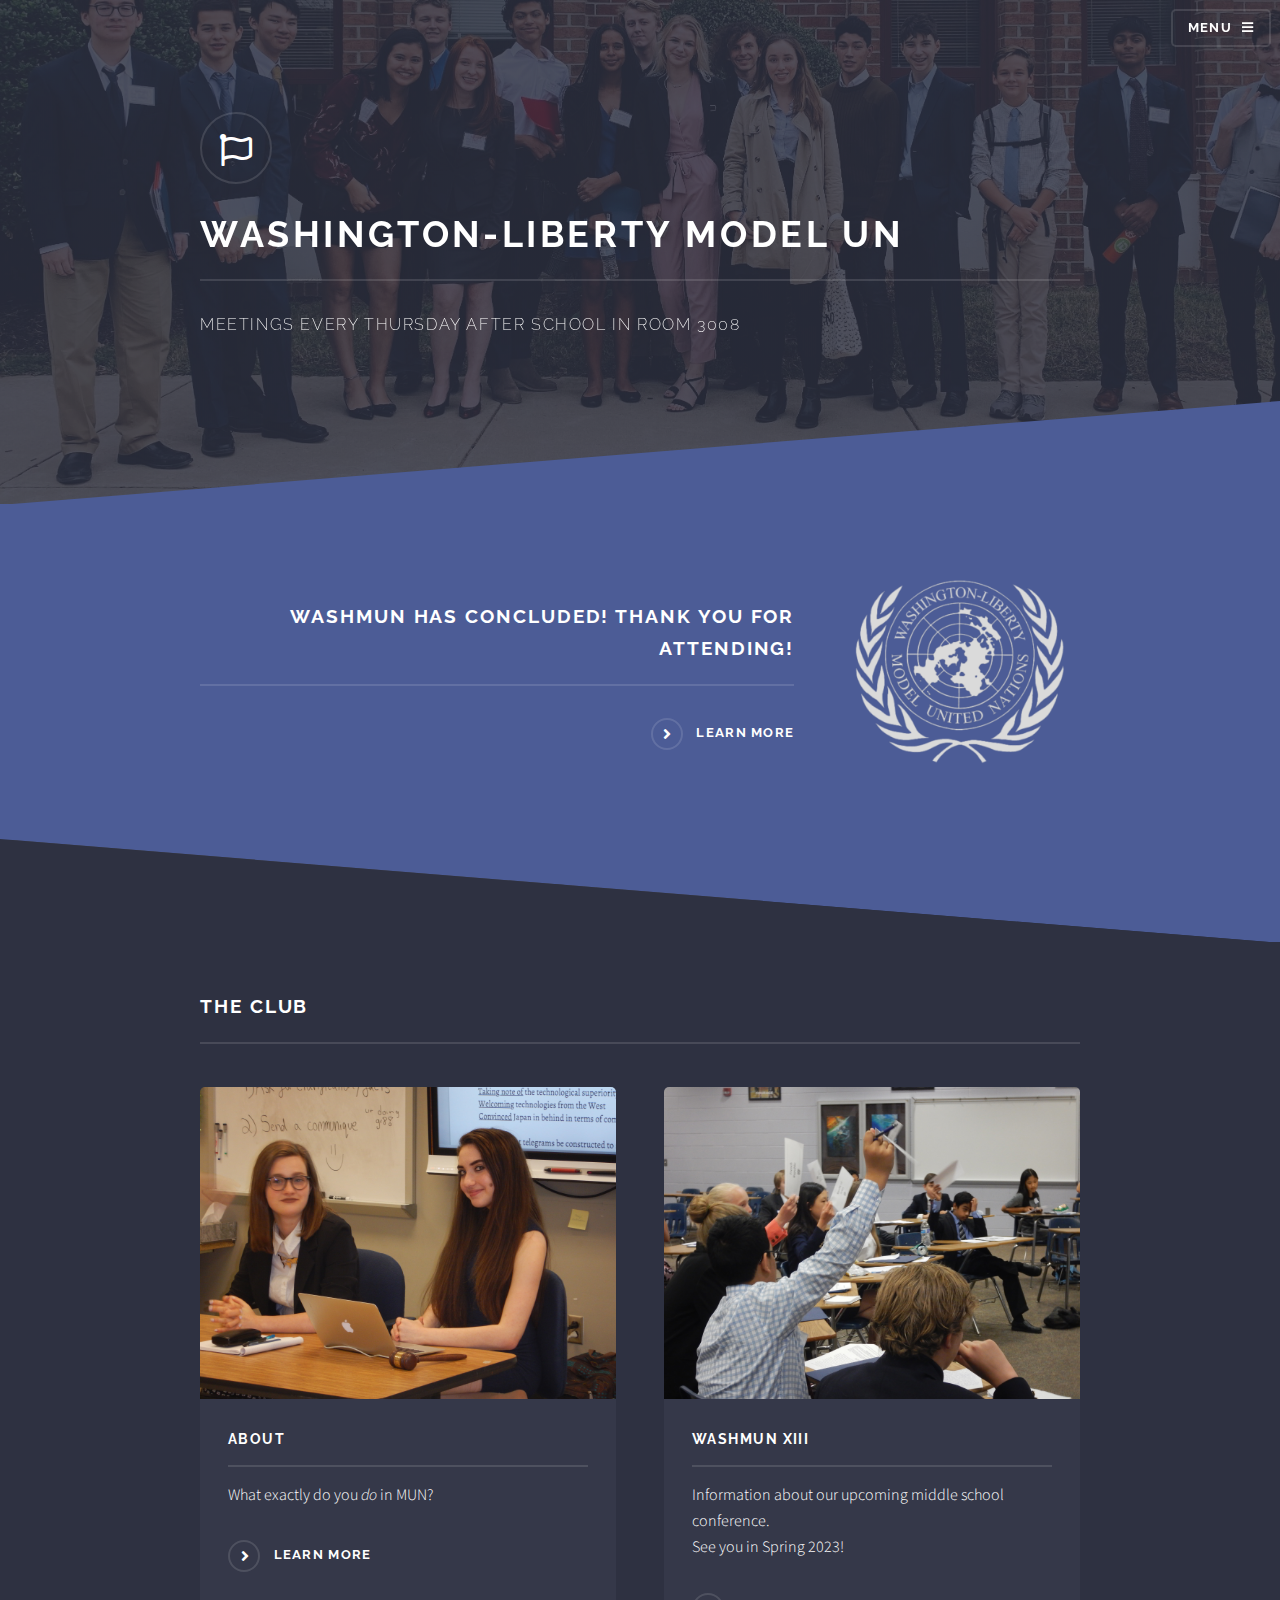
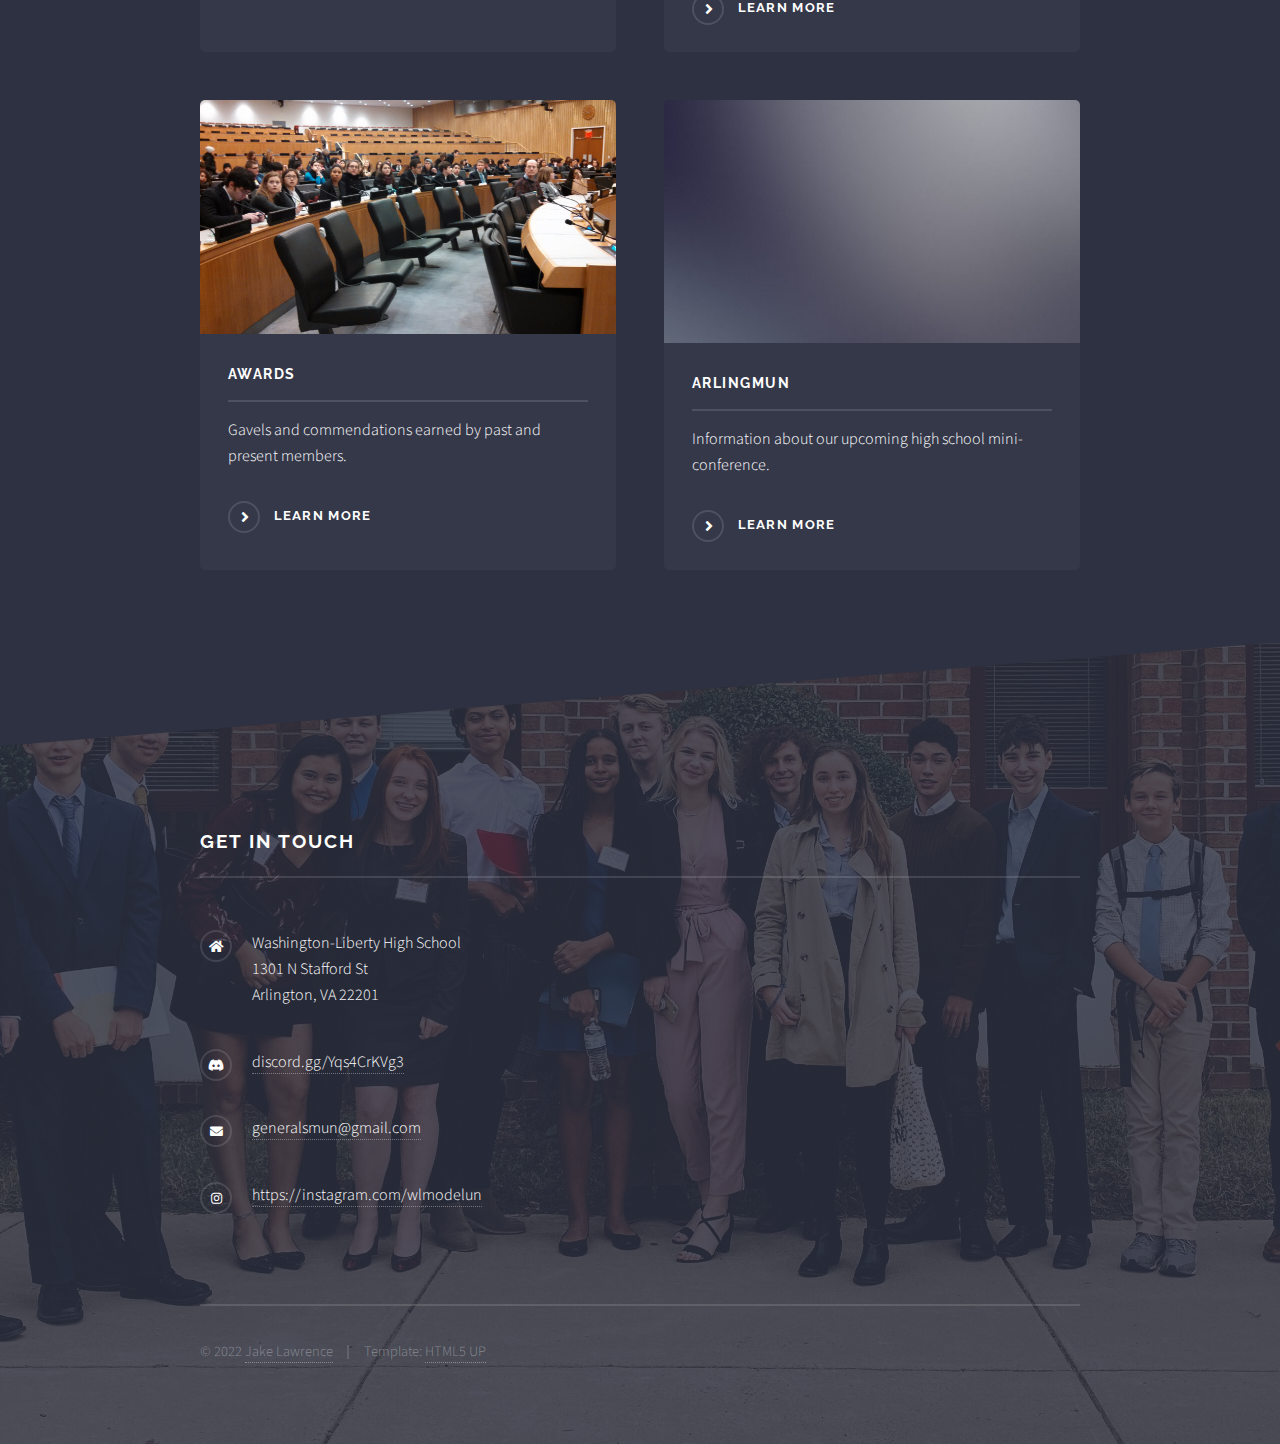
<file: index.html>
<!DOCTYPE HTML>
<!--
	Solid State by HTML5 UP
	html5up.net | @ajlkn
	Free for personal and commercial use under the CCA 3.0 license (html5up.net/license)
-->
<html>
	<head>
		<title>WASHMUN</title>
		<meta charset="utf-8" />
		<meta name="viewport" content="width=device-width, initial-scale=1, user-scalable=no" />
		<link rel="stylesheet" href="assets/css/main.css" />
		<noscript><link rel="stylesheet" href="assets/css/noscript.css" /></noscript>
	</head>
	<body class="is-preload">

		<!-- Page Wrapper -->
			<div id="page-wrapper">

				<!-- Header -->
					<header id="header" class="alt">
						<h1><a href="index.html">WASHMUN</a></h1>
						<nav>
							<a href="#menu">Menu</a>
						</nav>
					</header>

				<!-- Menu -->
					<nav id="menu">
						<div class="inner">
							<h2>Menu</h2>
							<ul class="links">
								<li><a href="index.html">Home</a></li>
								<li><a href="about.html">About</a></li>
								<li><a href="washmun.html">WASHMUN</a></li>
								<li><a href="awards.html">Awards</a></li>
								<li><a href="officers.html">Officers</a></li>
								<li><a href="arlingmun.html">ArlingMUN</a></li>
							</ul>
							<a href="#" class="close">Close</a>
						</div>
					</nav>

				<!-- Banner -->
					<section id="banner">
						<div class="inner">
							<div class="logo"><span class="icon fa-flag"></span></div>
							<h2>Washington-Liberty Model UN</h2>
							<p>Meetings every Thursday after school in Room 3008</p>
						</div>
					</section>

				<!-- Wrapper -->
					<section id="wrapper">

						<!-- One -->
							<section id="one" class="wrapper spotlight style1">
								<div class="inner">
									<a href="#" class="image"><img src="images/WLMUN-Logo-White.png" alt="" /></a>
									<div class="content">
										<!--- <h2 class="major">Ready to shake some hands?</h2>
										<p> Join us to debate and policy-make alongside other Northern Virginia high school students and have fun while doing it. New members and returning MUN veterans welcome!</p>	
										<a href="#footer" class="special">Join now</a>
										-->

										<h2 class="major">WASHMUN has concluded! Thank you for attending!</h2>
										<p></p>
										<a href="washmun.html" class="special">Learn more</a>
									</div>
								</div>
							</section>

						<!-- Four -->
							<section id="four" class="wrapper alt style1">
								<div class="inner">
									<h2 class="major">The Club</h2>
									<section class="features">
										<article>
											<a href="about.html" class="image"><img src="images/chairs.jpg" alt="Two WASHMUN chairs." /></a>
											<h3 class="major">About</h3>
											<p>What exactly do you <i>do</i> in MUN?</p>
											<a href="about.html" class="special">Learn more</a>
										</article>
										<article>
											<a href="washmun.html" class="image"><img src="images/placards.jpg" alt="Delegates holding up their placards." /></a>
											<h3 class="major">WASHMUN XIII</h3>
											<p>Information about our upcoming middle school conference. <br />See you in Spring 2023!</p>
											<a href="washmun.html" class="special">Learn more</a>
										</article>
										<article>
											<a href="awards.html" class="image"><img src="images/committee.jpg" alt="" /></a>
											<h3 class="major">Awards</h3>
											<p>Gavels and commendations earned by past and present members.</p>
											<a href="awards.html" class="special">Learn more</a>
										</article>
										<article>
											<a href="arlingmun.html" class="image"><img src="images/pic07.jpg" alt="" /></a>
											<h3 class="major">ArlingMUN</h3>
											<p>Information about our upcoming high school mini-conference.</p>
											<a href="arlingmun.html" class="special">Learn more</a>
										</article>
									</section>
								</div>
							</section>

					</section>

				<!-- Footer -->
					<section id="footer">
						<div class="inner">
							<h2 class="major">Get in touch</h2>
							<p></p>
							
							<ul class="contact">
								<li class="icon solid fa-home">
									Washington-Liberty High School<br />
									1301 N Stafford St<br />
									Arlington, VA 22201
								</li>
								<li class="icon brands fa-discord"><a href="https://discord.gg/Yqs4CrKVg3">discord.gg/Yqs4CrKVg3</a></li>
								<li class="icon solid fa-envelope"><a href="mailto:generalsmun@gmail.com">generalsmun@gmail.com</a></li>

								<li class="icon brands fa-instagram"><a href="https://instagram.com/wlmodelun">https://instagram.com/wlmodelun</a></li>
							</ul>
							<ul class="copyright">
								<li>&copy; 2022 <a href="https://github.com/jank-law/washmun">Jake Lawrence</a></li><li>Template: <a href="http://html5up.net">HTML5 UP</a></li>
							</ul>
						</div>
					</section>

			</div>

		<!-- Scripts -->
			<script src="assets/js/jquery.min.js"></script>
			<script src="assets/js/jquery.scrollex.min.js"></script>
			<script src="assets/js/browser.min.js"></script>
			<script src="assets/js/breakpoints.min.js"></script>
			<script src="assets/js/util.js"></script>
			<script src="assets/js/main.js"></script>

	</body>
</html>
</file>
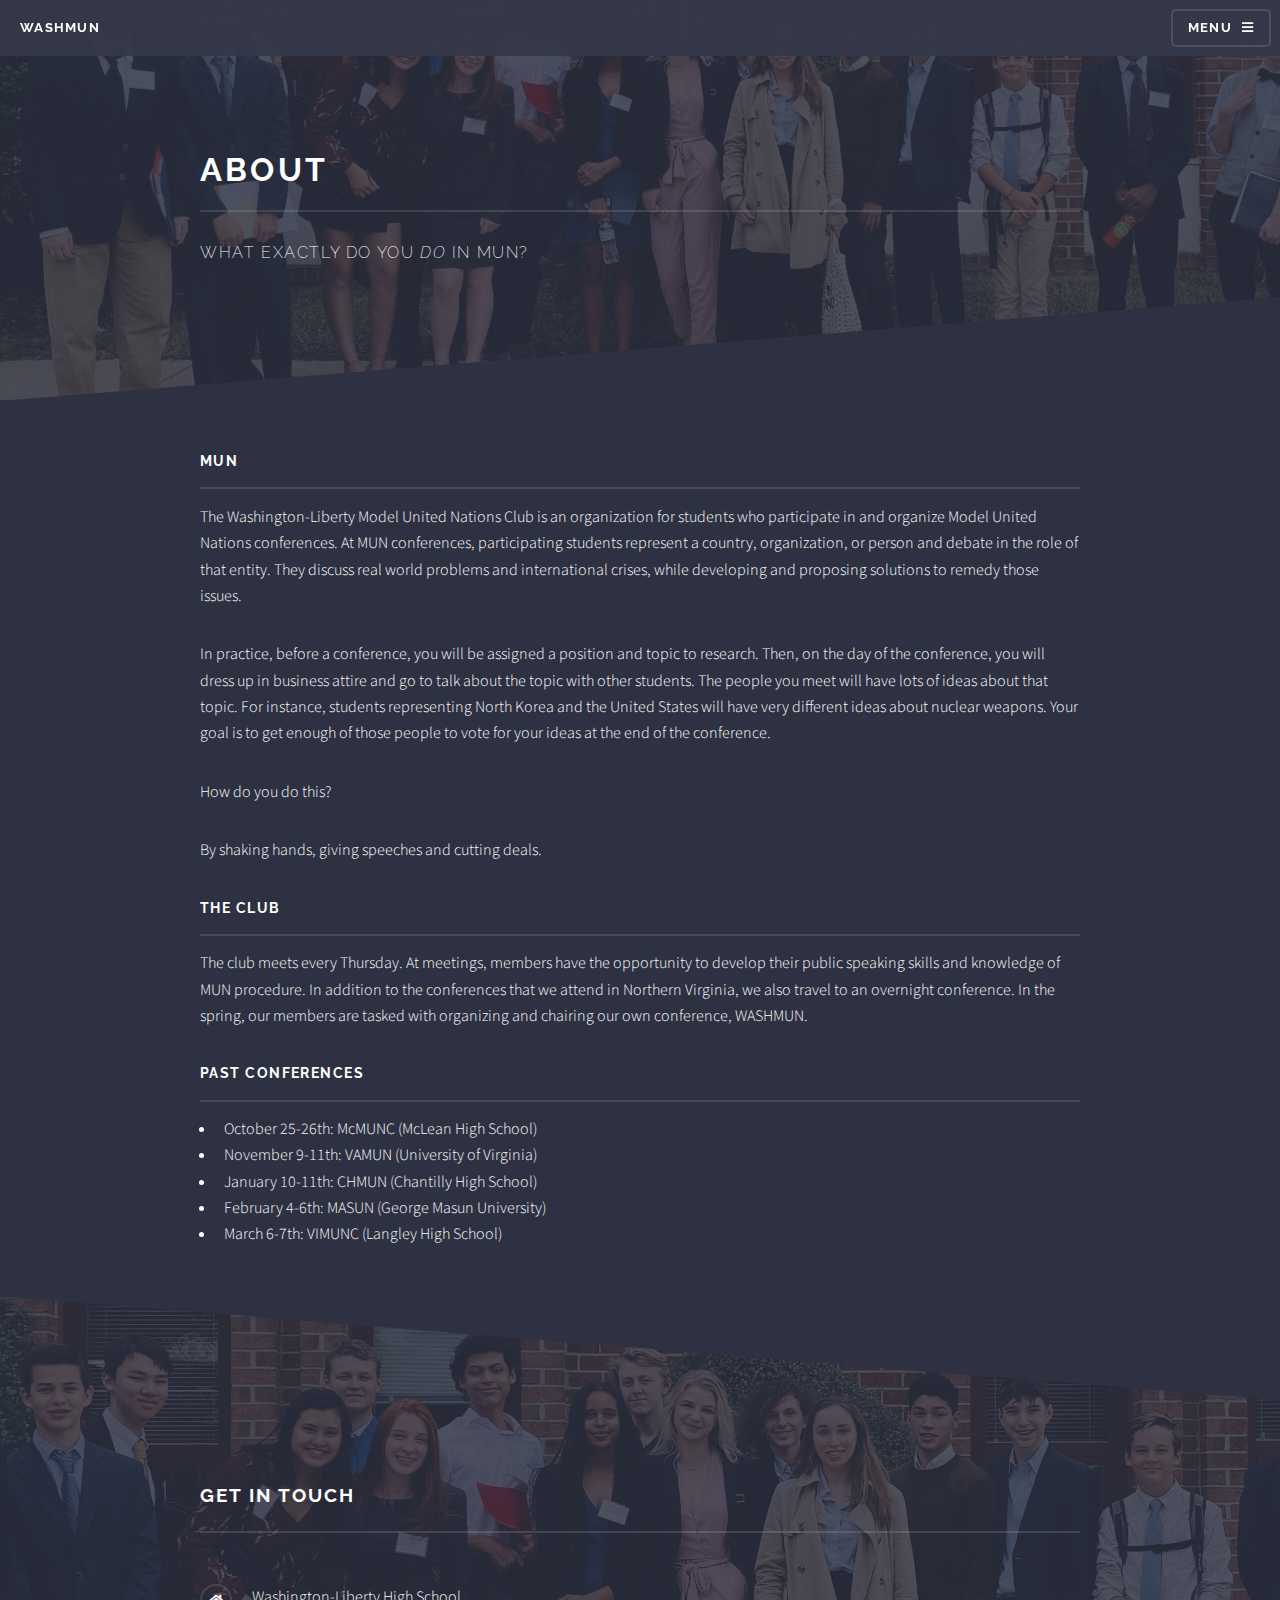
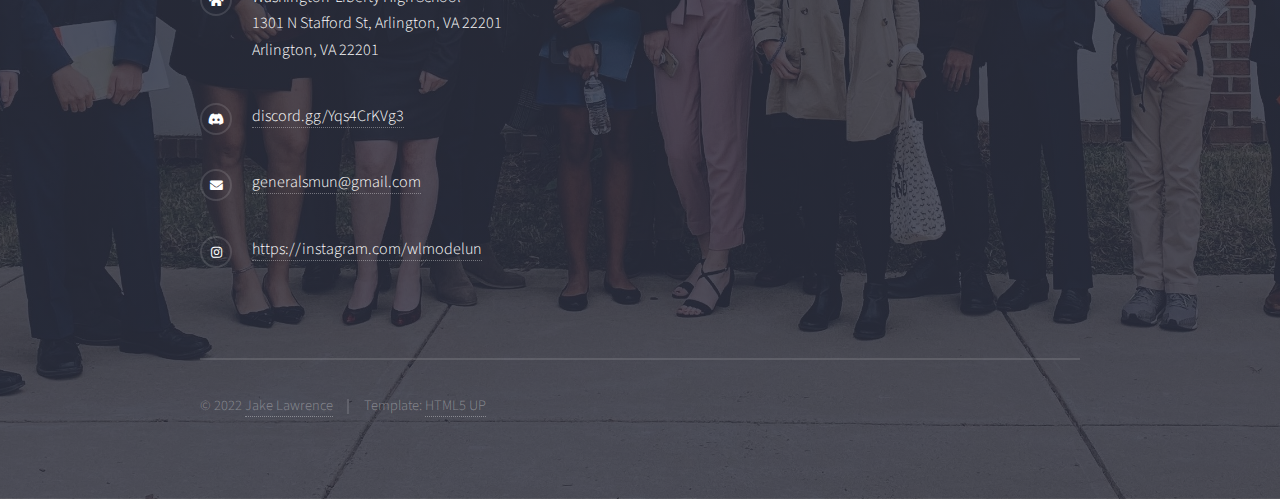
<file: about.html>
<!DOCTYPE HTML>
<!--
	Solid State by HTML5 UP
	html5up.net | @ajlkn
	Free for personal and commercial use under the CCA 3.0 license (html5up.net/license)
-->
<html>
	<head>
		<title>WASHMUN - ABOUT</title>
		<meta charset="utf-8" />
		<meta name="viewport" content="width=device-width, initial-scale=1, user-scalable=no" />
		<link rel="stylesheet" href="assets/css/main.css" />
		<noscript><link rel="stylesheet" href="assets/css/noscript.css" /></noscript>
		<style>
			body {
				background-image: linear-gradient(to top, rgba(46, 49, 65, 0.8), rgba(46, 49, 65, 0.8)), url("../../images/chairs.jpg");
			}
		</style>
	</head>
	<body class="is-preload">

		<!-- Page Wrapper -->
			<div id="page-wrapper">

				<!-- Header -->
					<header id="header">
						<h1><a href="index.html">WASHMUN</a></h1>
						<nav>
							<a href="#menu">Menu</a>
						</nav>
					</header>

				<!-- Menu -->
					<nav id="menu">
						<div class="inner">
							<h2>Menu</h2>
							<ul class="links">
								<li><a href="index.html">Home</a></li>
								<li><a href="about.html">About</a></li>
								<li><a href="washmun.html">WASHMUN</a></li>
								<li><a href="awards.html">Awards</a></li>
								<li><a href="officers.html">Officers</a></li>
							</ul>
							<a href="#" class="close">Close</a>
						</div>
					</nav>

				<!-- Wrapper -->
					<section id="wrapper">
						<header>
							<div class="inner">
								<h2>about</h2>
								<p>What exactly do you <i>do</i> in MUN?</p>
							</div>
						</header>

						<!-- Content -->
							<div class="wrapper">
								<div class="inner">

									<h3 class="major">MUN</h3>
									<p>The Washington-Liberty Model United Nations Club is an organization for students who participate in and organize Model United Nations conferences. At MUN conferences, participating students represent a country, organization, or person and debate in the role of that entity. They discuss real world problems and international crises, while developing and proposing solutions to remedy those issues.</p>
									<p>In practice, before a conference, you will be assigned a position and topic to research. Then, on the day of the conference, you will dress up in business attire and go to talk about the topic with other students. The people you meet will have lots of ideas about that topic. For instance, students representing North Korea and the United States will have very different ideas about nuclear weapons. Your goal is to get enough of those people to vote for your ideas at the end of the conference.</p>
									<p>How do you do this?</p>
									<p>By shaking hands, giving speeches and cutting deals.</p>

									<h3 class="major">The Club</h3>
									<p>The club meets every Thursday. At meetings, members have the opportunity to develop their public speaking skills and knowledge of MUN procedure. In addition to the conferences that we attend in Northern Virginia, we also travel to an overnight conference. In the spring, our members are tasked with organizing and chairing our own conference, WASHMUN.</p>

									<h3 class="major">Past Conferences</h3>
									<ul>
										<li>October 25-26th: McMUNC (McLean High School)</li>
										<li>November 9-11th: VAMUN (University of Virginia)</li>
										<li>January 10-11th: CHMUN (Chantilly High School)</li>
										<li>February 4-6th: MASUN (George Masun University)</li>
										<li>March 6-7th: VIMUNC (Langley High School)</li>
									</ul>
								</div>
							</div>

					</section>

				<!-- Footer -->
				<section id="footer">
					<div class="inner">
						<h2 class="major">Get in touch</h2>
						<p></p>
						
						<ul class="contact">
							<li class="icon solid fa-home">
								Washington-Liberty High School<br />
								1301 N Stafford St, Arlington, VA 22201<br />
								Arlington, VA 22201
							</li>
							<li class="icon brands fa-discord"><a href="https://discord.gg/Yqs4CrKVg3">discord.gg/Yqs4CrKVg3</a></li>
							<li class="icon solid fa-envelope"><a href="mailto:generalsmun@gmail.com">generalsmun@gmail.com</a></li>

							<li class="icon brands fa-instagram"><a href="https://instagram.com/wlmodelun">https://instagram.com/wlmodelun</a></li>
						</ul>
						<ul class="copyright">
							<li>&copy; 2022 <a href="https://github.com/not-jank/washmun">Jake Lawrence</a></li><li>Template: <a href="http://html5up.net">HTML5 UP</a></li>
						</ul>
					</div>
				</section>

			</div>

		<!-- Scripts -->
			<script src="assets/js/jquery.min.js"></script>
			<script src="assets/js/jquery.scrollex.min.js"></script>
			<script src="assets/js/browser.min.js"></script>
			<script src="assets/js/breakpoints.min.js"></script>
			<script src="assets/js/util.js"></script>
			<script src="assets/js/main.js"></script>

	</body>
</html>
</file>
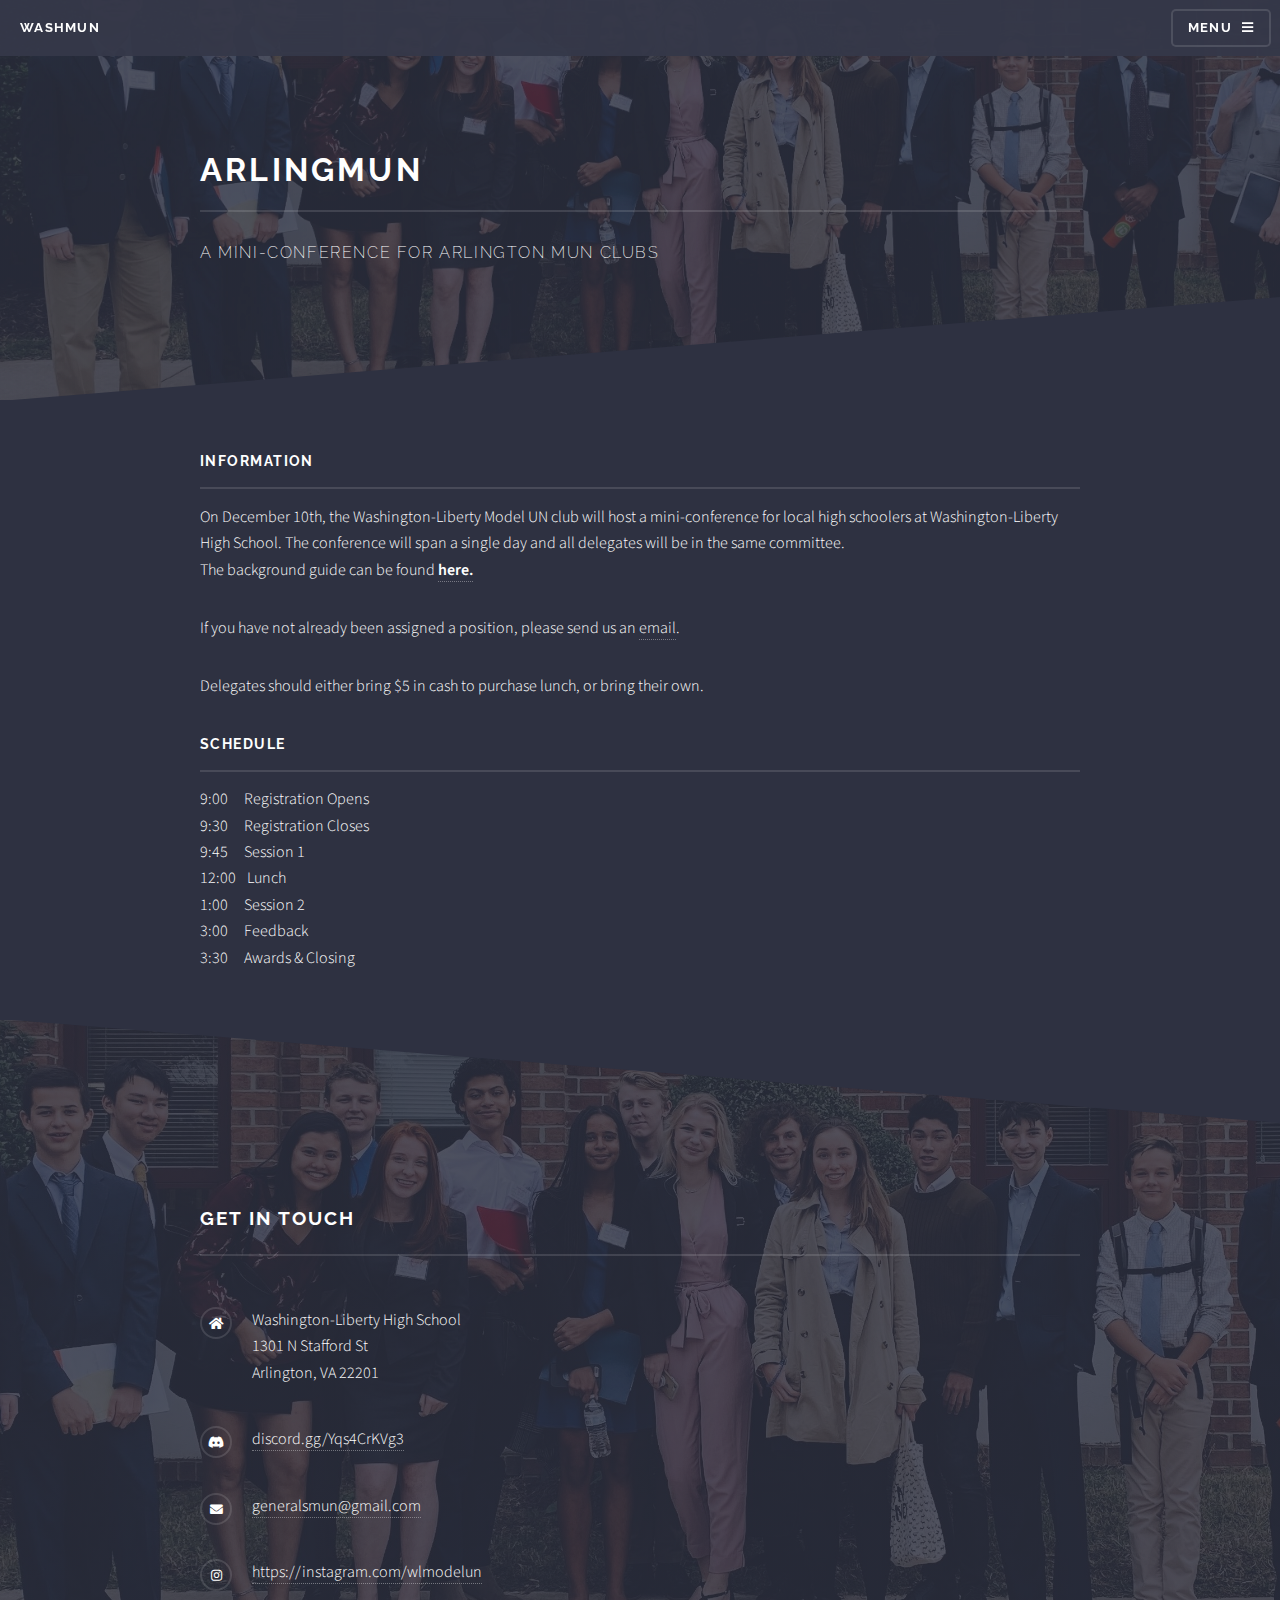
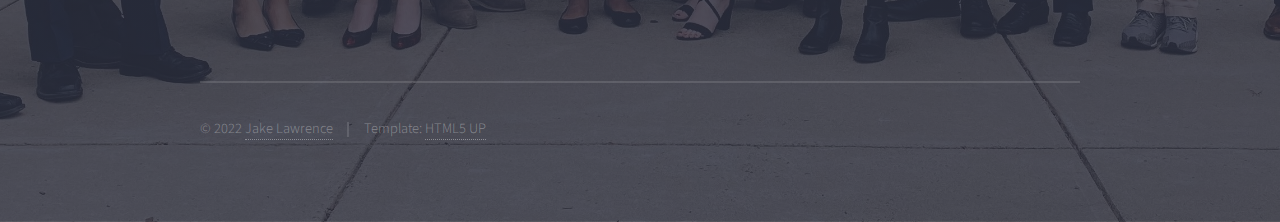
<file: arlingmun.html>
<!DOCTYPE HTML>
<!--
	Solid State by HTML5 UP
	html5up.net | @ajlkn
	Free for personal and commercial use under the CCA 3.0 license (html5up.net/license)
-->
<html>
	<head>
		<title>WASHMUN - ARLINGMUN</title>
		<meta charset="utf-8" />
		<meta name="viewport" content="width=device-width, initial-scale=1, user-scalable=no" />
		<link rel="stylesheet" href="assets/css/main.css" />
		<noscript><link rel="stylesheet" href="assets/css/noscript.css" /></noscript>
		<style>
			body {
				background-image: linear-gradient(to top, rgba(46, 49, 65, 0.8), rgba(46, 49, 65, 0.8)), url("../../images/placards.jpg");
			}
		</style>
	</head>
	<body class="is-preload">

		<!-- Page Wrapper -->
			<div id="page-wrapper">

				<!-- Header -->
					<header id="header">
						<h1><a href="index.html">WASHMUN</a></h1>
						<nav>
							<a href="#menu">Menu</a>
						</nav>
					</header>

				<!-- Menu -->
					<nav id="menu">
						<div class="inner">
							<h2>Menu</h2>
							<ul class="links">
								<li><a href="index.html">Home</a></li>
								<li><a href="about.html">About</a></li>
								<li><a href="washmun.html">WASHMUN</a></li>
								<li><a href="awards.html">Awards</a></li>
								<li><a href="officers.html">Officers</a></li>
								<li><a href="arlingmun.html">ArlingMUN</a></li>
							</ul>
							<a href="#" class="close">Close</a>
						</div>
					</nav>

				<!-- Wrapper -->
					<section id="wrapper">
						<header>
							<div class="inner">
								<h2>ArlingMUN</h2>
								<p>A mini-conference for Arlington MUN clubs</p>
							</div>
						</header>

						<!-- Content -->
							<div class="wrapper">
								<div class="inner">

									<h3 class="major">Information</h3>
									<p>On December 10th, the Washington-Liberty Model UN club will host a mini-conference for local high schoolers at Washington-Liberty High School. The conference will span a single day and all delegates will be in the same committee. 
										<br>The background guide can be found <strong><a href="https://docs.google.com/document/d/1xhrgCGQppfMi1VKMk0toTCbVXTeSe2cY8SG9i2B5nQU/edit?usp=sharing" target="_blank">here.</a></p></strong></p>
									<p>If you have not already been assigned a position, please send us an <a href="mailto:generalsmun@gmail.com">email</a>.</p>
										<p>Delegates should either bring $5 in cash to purchase lunch, or bring their own.</p>
									<h3 class="major">Schedule</h3>
									<p>9:00&ensp;&ensp;Registration Opens<br>
									9:30&ensp;&ensp;Registration Closes<br>
									9:45&ensp;&ensp;Session 1<br>
									12:00&nbsp;&ensp;Lunch<br>
									1:00&ensp;&ensp;Session 2<br>
									3:00&ensp;&ensp;Feedback<br>
									3:30&ensp;&ensp;Awards & Closing
								
								</p>
									

								</div>
							</div>

					</section>

				<!-- Footer -->
				<section id="footer">
					<div class="inner">
						<h2 class="major">Get in touch</h2>
						<p></p>
						
						<ul class="contact">
							<li class="icon solid fa-home">
								Washington-Liberty High School<br />
								1301 N Stafford St<br />
								Arlington, VA 22201
							</li>
							<li class="icon brands fa-discord"><a href="https://discord.gg/Yqs4CrKVg3">discord.gg/Yqs4CrKVg3</a></li>
							<li class="icon solid fa-envelope"><a href="mailto:generalsmun@gmail.com">generalsmun@gmail.com</a></li>

							<li class="icon brands fa-instagram"><a href="https://instagram.com/wlmodelun">https://instagram.com/wlmodelun</a></li>
						</ul>
						<ul class="copyright">
							<li>&copy; 2022 <a href="https://github.com/jank-law/washmun">Jake Lawrence</a></li><li>Template: <a href="http://html5up.net">HTML5 UP</a></li>
						</ul>
					</div>
				</section>

			</div>

		<!-- Scripts -->
			<script src="assets/js/jquery.min.js"></script>
			<script src="assets/js/jquery.scrollex.min.js"></script>
			<script src="assets/js/browser.min.js"></script>
			<script src="assets/js/breakpoints.min.js"></script>
			<script src="assets/js/util.js"></script>
			<script src="assets/js/main.js"></script>

	</body>
</html>
</file>
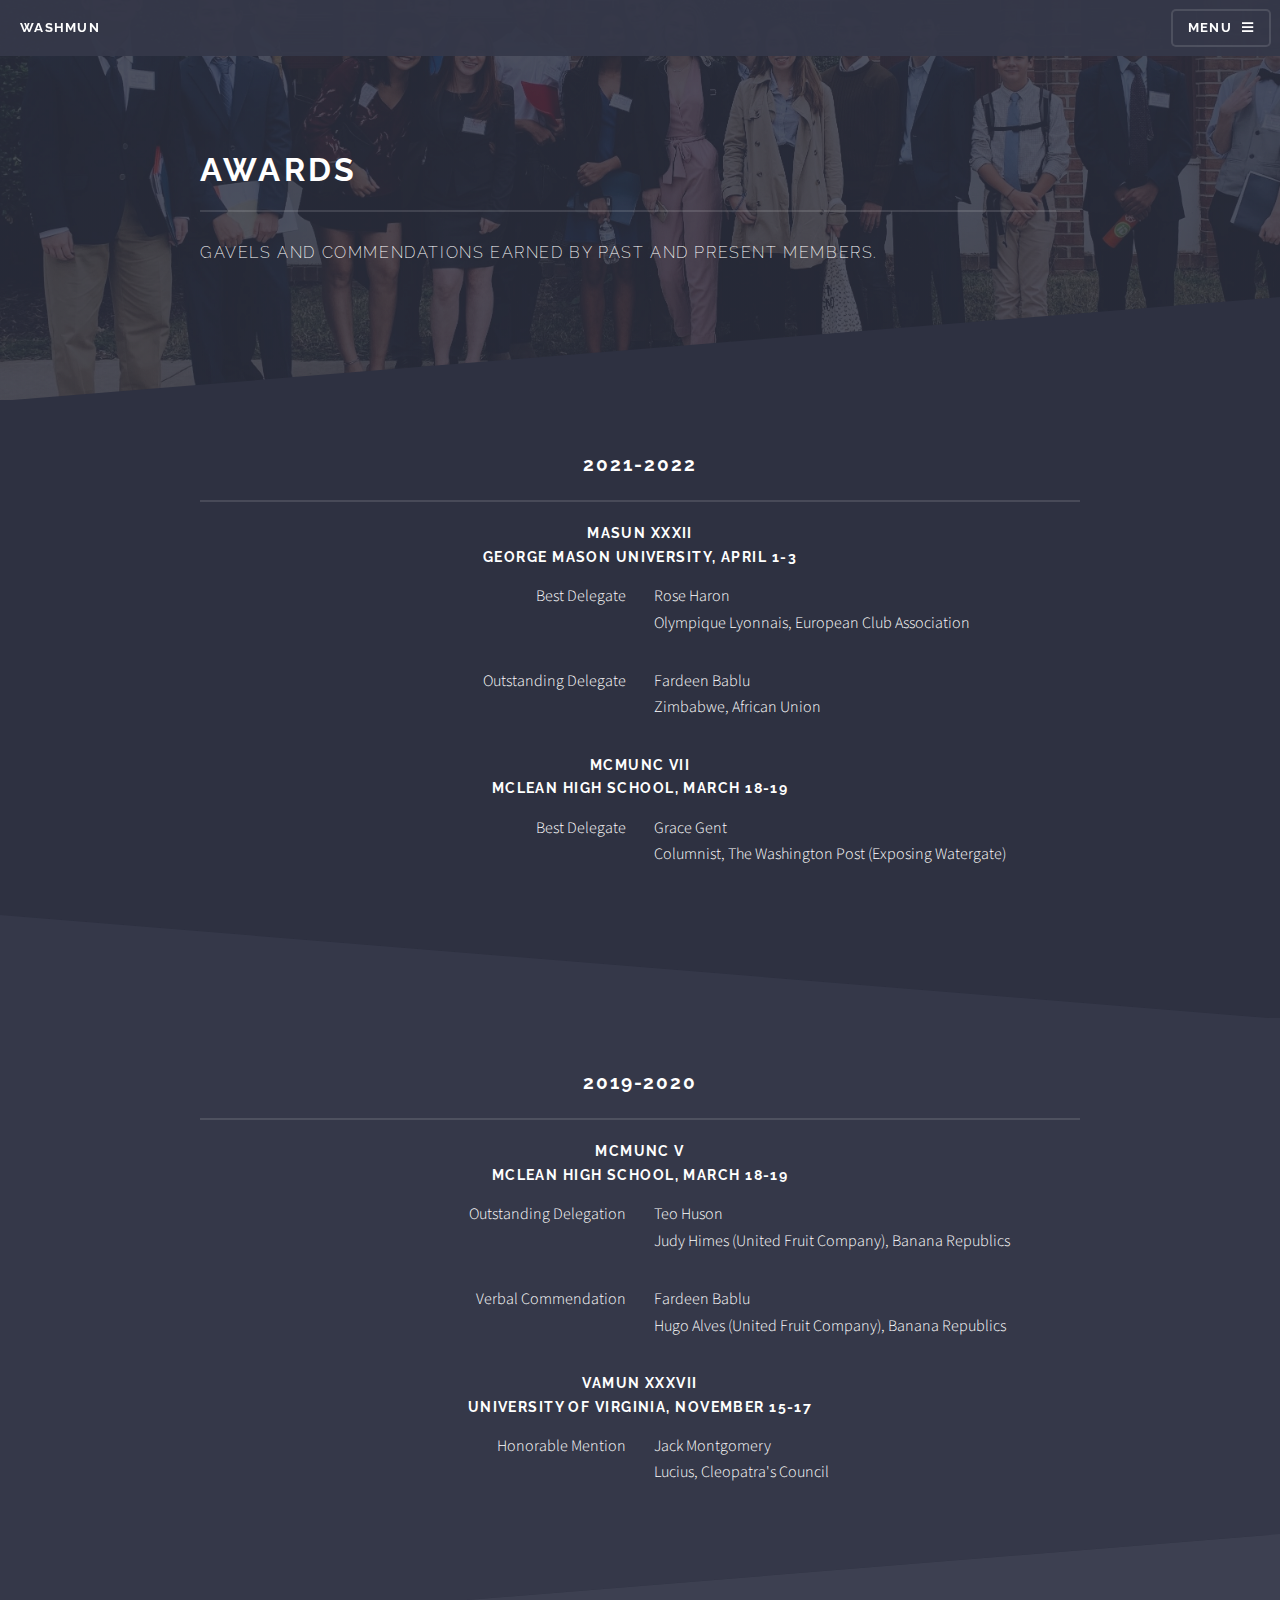
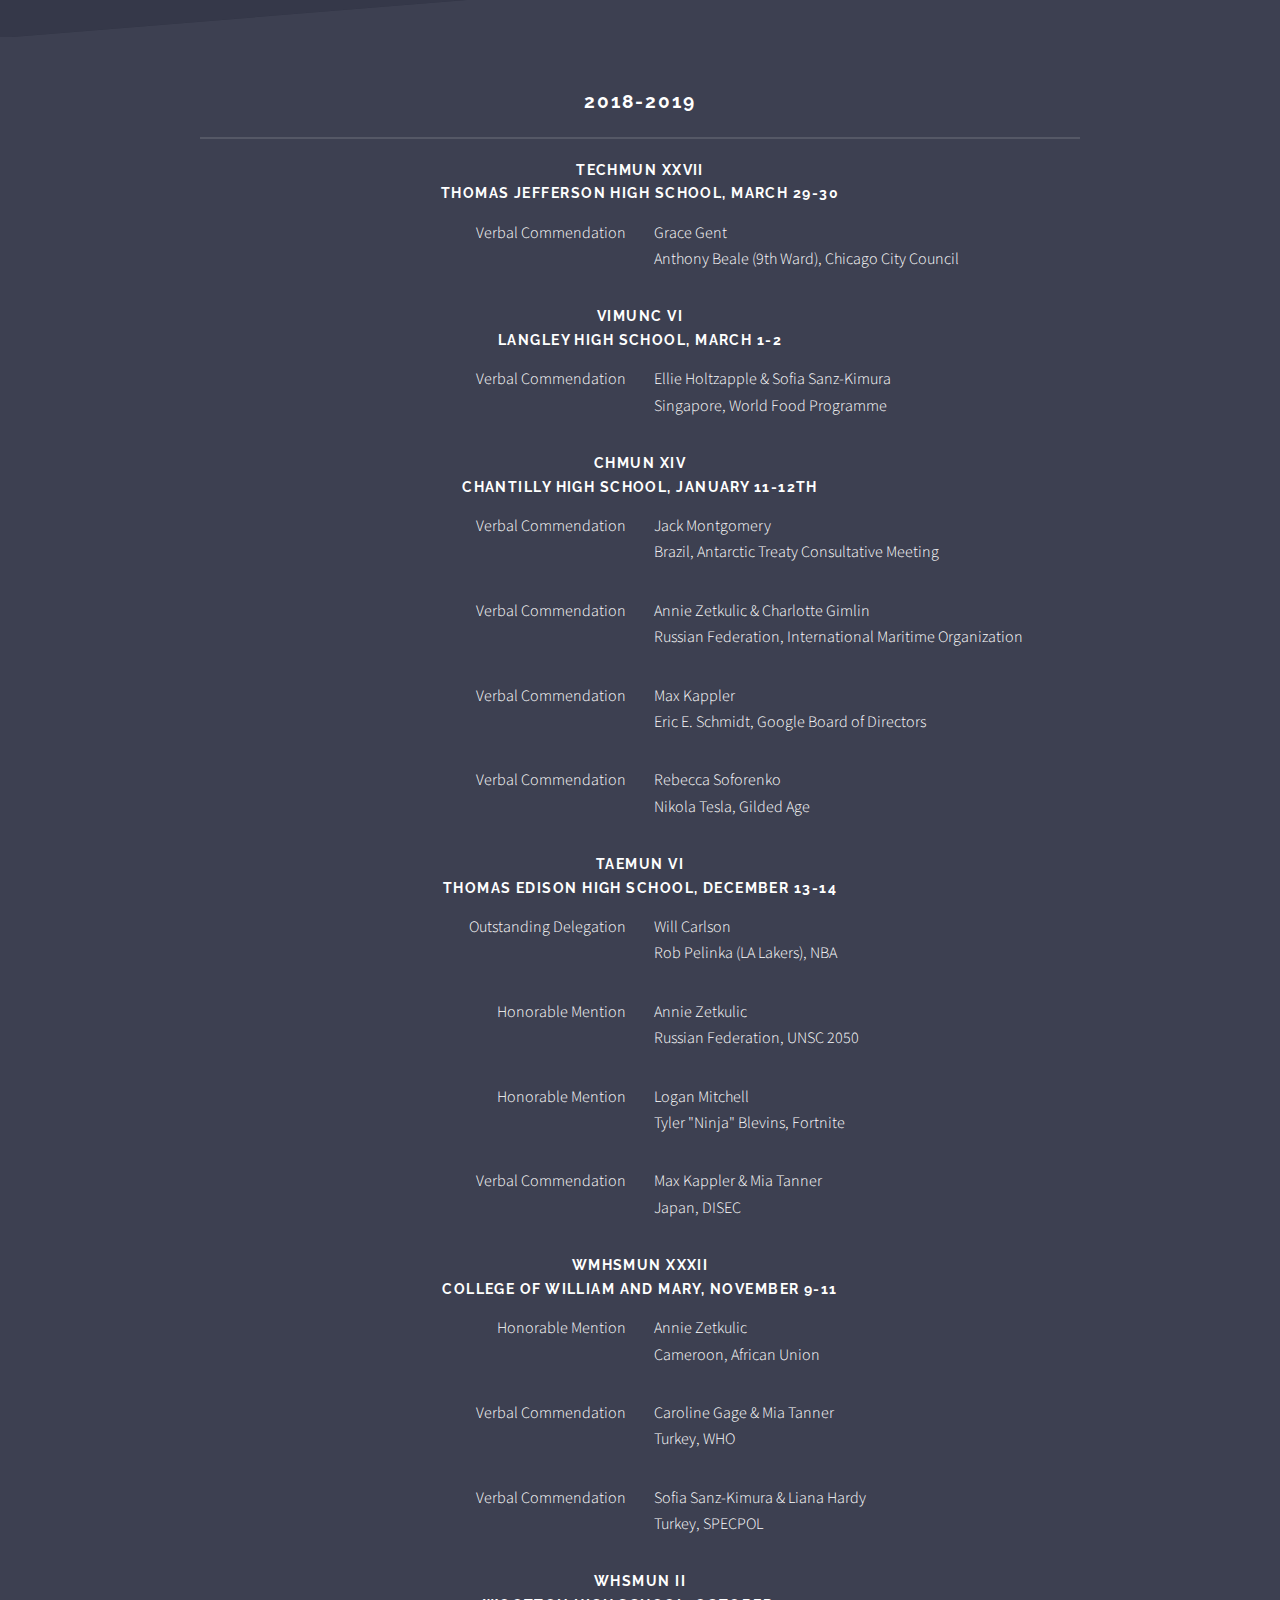
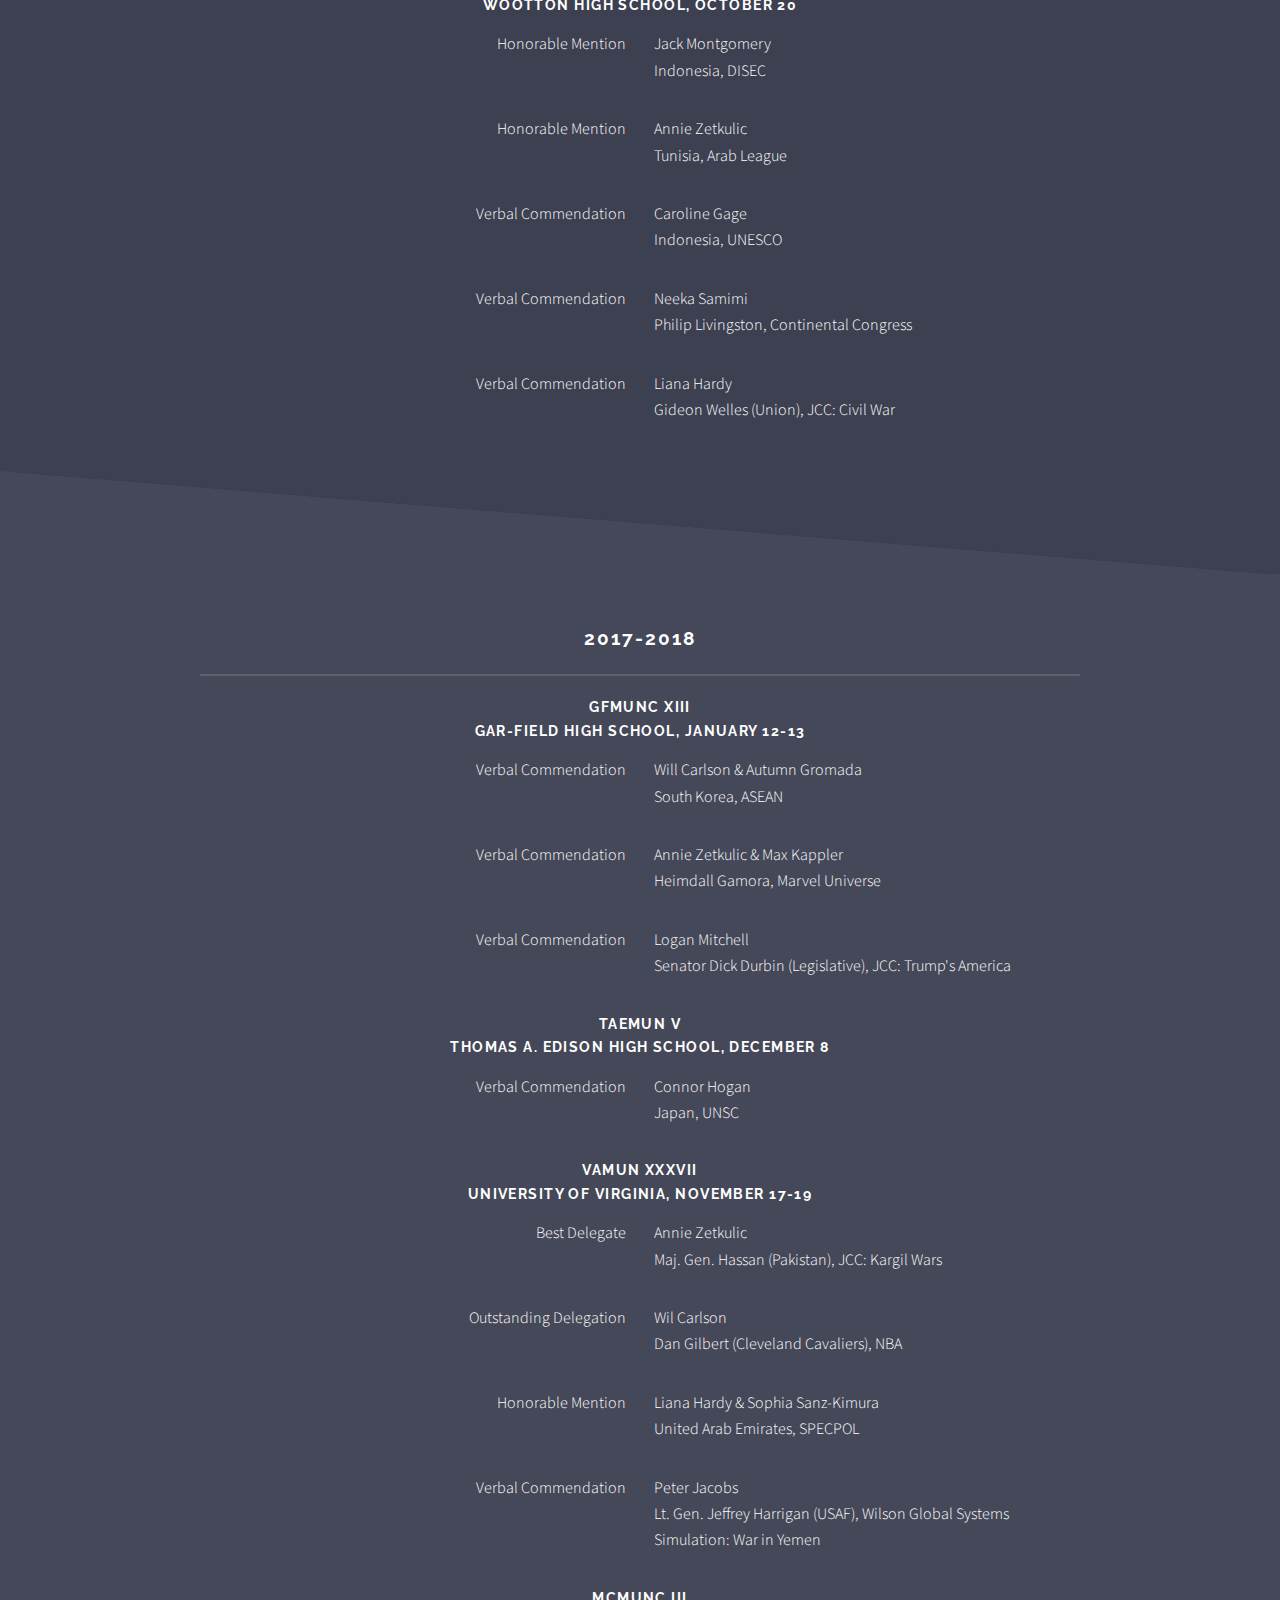
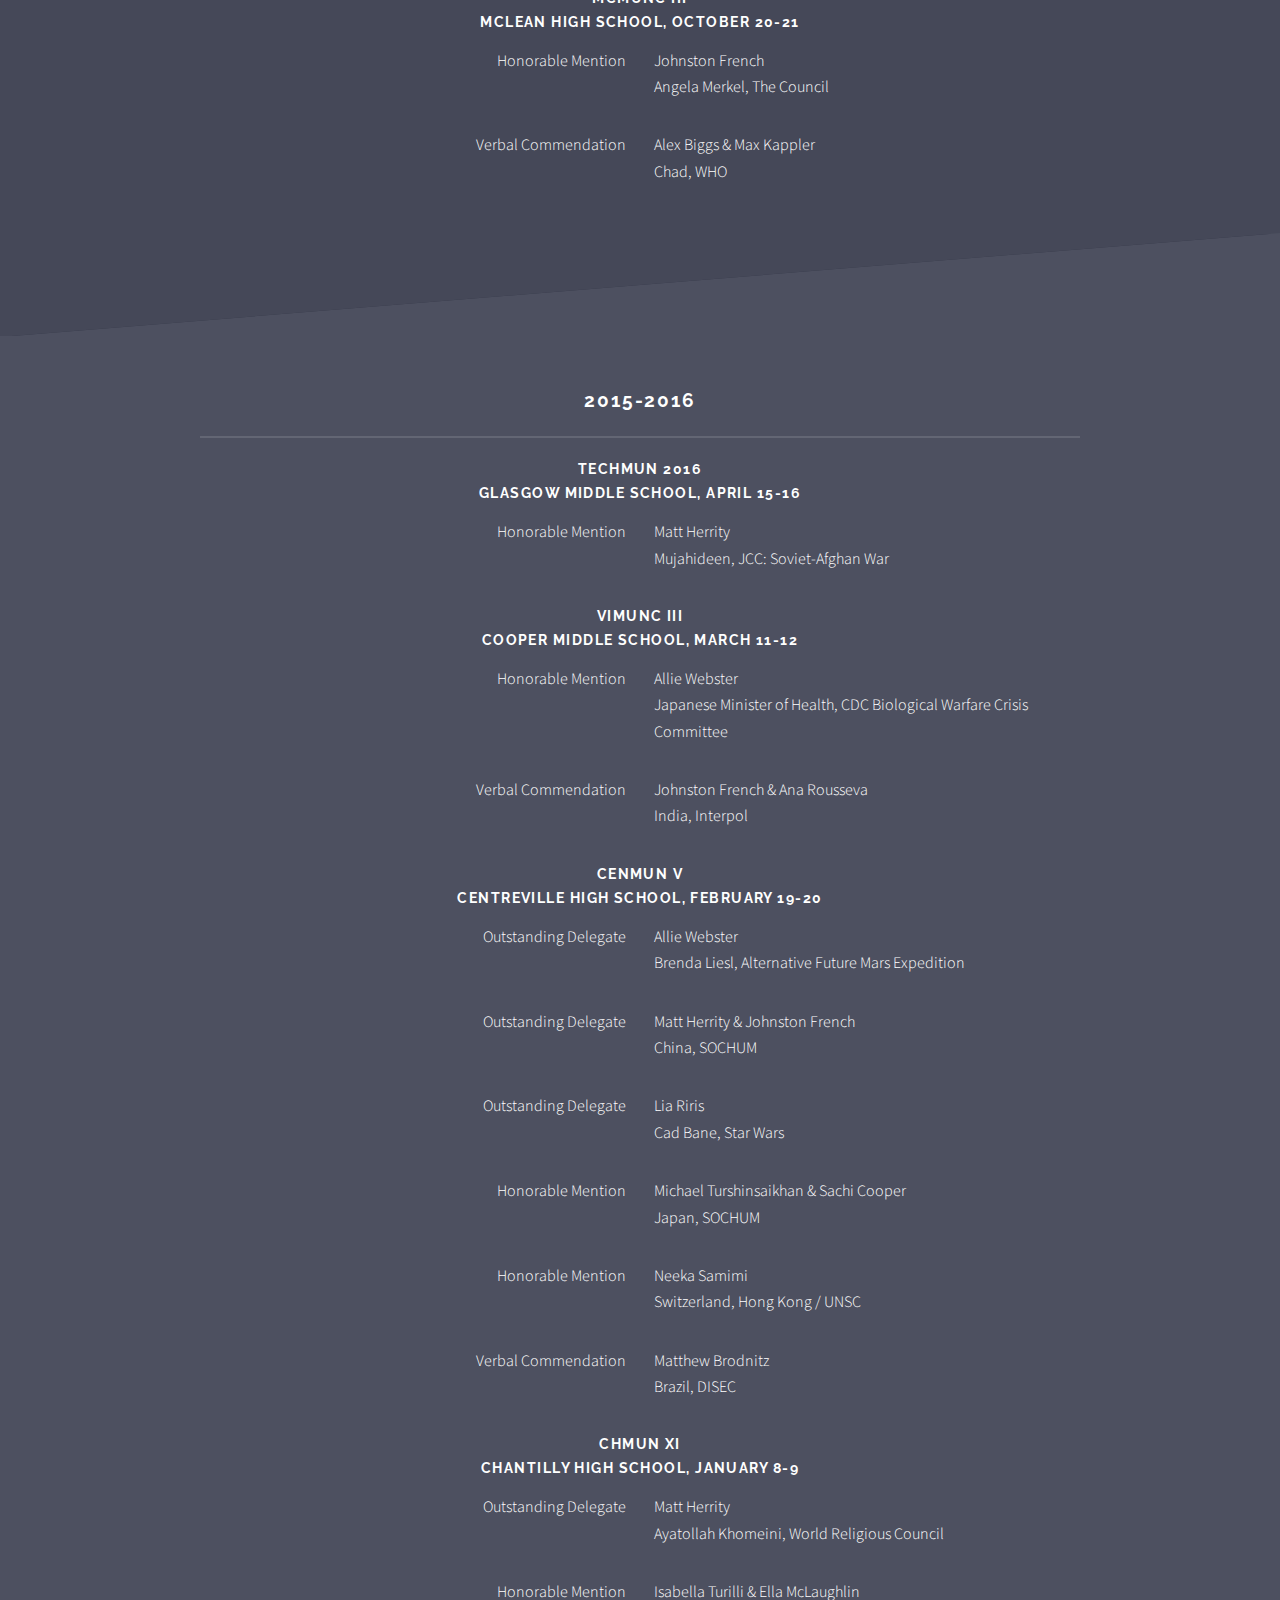
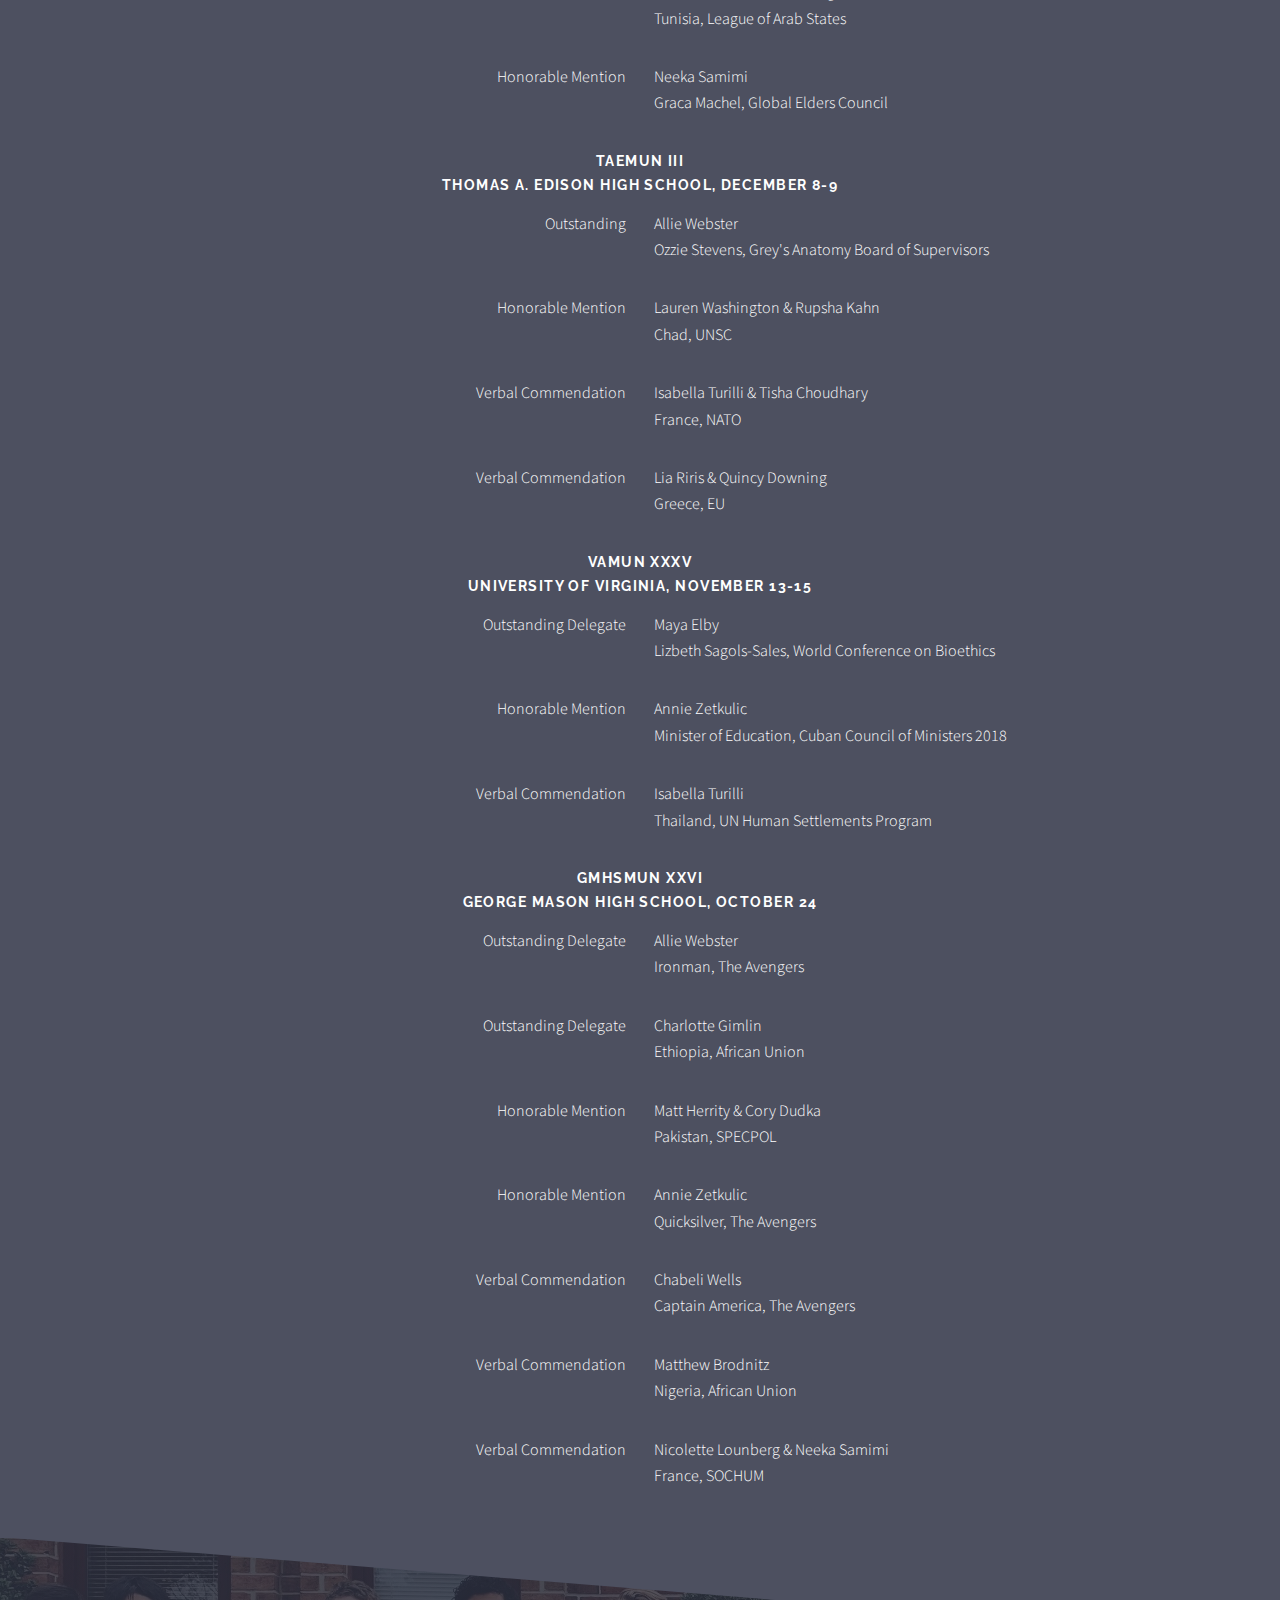
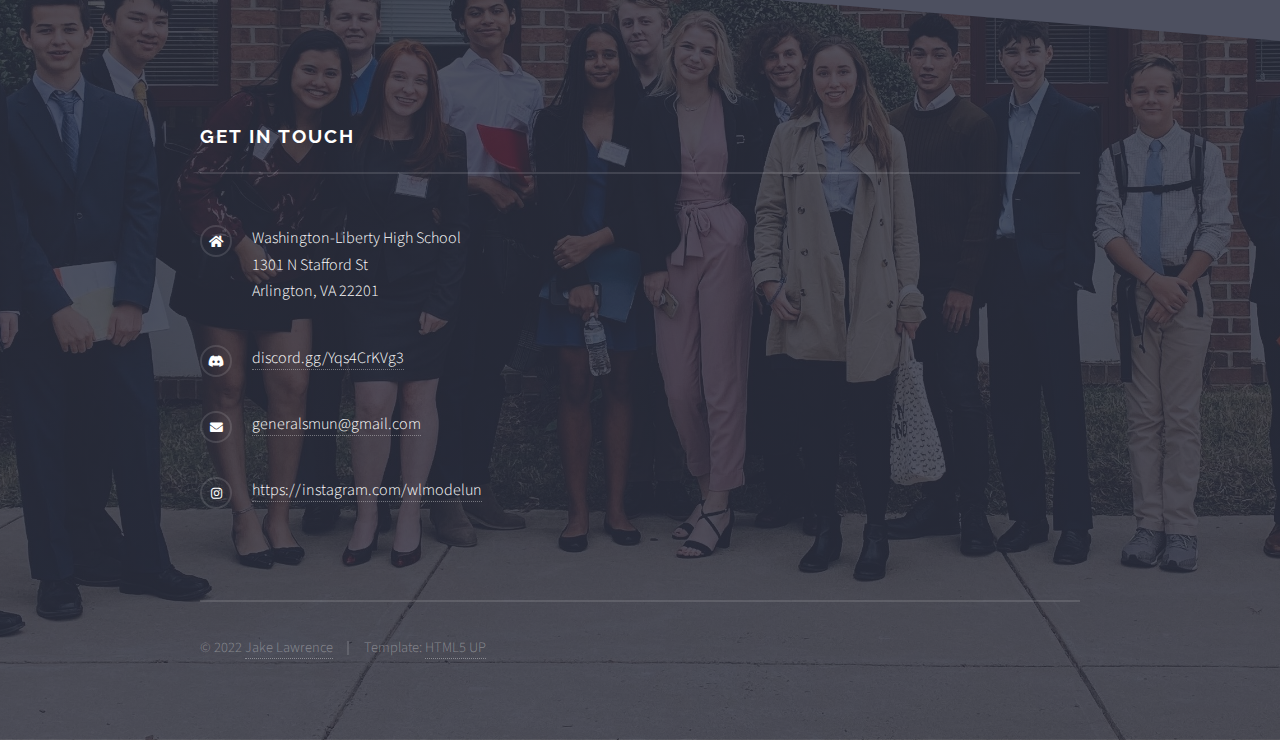
<file: awards.html>
<!DOCTYPE HTML>
<!--
	Solid State by HTML5 UP
	html5up.net | @ajlkn
	Free for personal and commercial use under the CCA 3.0 license (html5up.net/license)
-->
<html>
	<head>
		<title>WASHMUN - Awards</title>
		<meta charset="utf-8" />
		<meta name="viewport" content="width=device-width, initial-scale=1, user-scalable=no" />
		<link rel="stylesheet" href="assets/css/main.css" />
		<noscript><link rel="stylesheet" href="assets/css/noscript.css" /></noscript>
		<style>
			body {
				background-image: linear-gradient(to top, rgba(46, 49, 65, 0.8), rgba(46, 49, 65, 0.8)), url("../../images/committee.jpg");
			}
		</style>
	</head>
	<body class="is-preload">

		<!-- Page Wrapper -->
			<div id="page-wrapper">

				<!-- Header -->
					<header id="header">
						<h1><a href="index.html">WASHMUN</a></h1>
						<nav>
							<a href="#menu">Menu</a>
						</nav>
					</header>

				<!-- Menu -->
					<nav id="menu">
						<div class="inner">
							<h2>Menu</h2>
							<ul class="links">
								<li><a href="index.html">Home</a></li>
								<li><a href="about.html">About</a></li>
								<li><a href="washmun.html">WASHMUN</a></li>
								<li><a href="awards.html">Awards</a></li>
								<li><a href="officers.html">Officers</a></li>
								<li><a href="arlingmun.html">ArlingMUN</a></li>
							</ul>
							<a href="#" class="close">Close</a>
						</div>
					</nav>

				<!-- Wrapper -->
					<section id="wrapper">
						<header>
							<div class="inner">
								<h2>Awards</h2>
								<p>Gavels and commendations earned by past and present members.</p>
							</div>
						</header>

						<!-- Content -->
							<div class="wrapper">
								<div class="inner">
									<h2 class="major" style="text-align: center;">2021-2022</h2>
									<h3 style="text-align: center;">MASUN XXXII<br> George Mason University, April 1-3</h3>
									<div class="row">
										<div class="col-6 col-12-medium" style="text-align: right;">
											<p>Best Delegate</p>
											<p><br>Outstanding Delegate</p>
										</div>
										<div class="col-6 col-12-medium">
											<p>Rose Haron<br> Olympique Lyonnais, European Club Association</p>
											<p>Fardeen Bablu<br> Zimbabwe, African Union</p>
										</div>
									</div>

									<h3 style="text-align: center;">McMUNC VII<br> MCLEAN High School, March 18-19</h3>
									<div class="row">
										<div class="col-6 col-12-medium" style="text-align: right;">
											<p>Best Delegate</p>
										</div>
										<div class="col-6 col-12-medium">
											<p>Grace Gent<br> Columnist, The Washington Post (Exposing Watergate)</p>
										</div>
									</div>
								</div>
							</div>

							<div class="wrapper alt style2">
								<div class="inner">
								<h2 class="major" style="text-align: center;">2019-2020</h2>
									<h3 style="text-align: center;">McMUNC V<br> MCLEAN High School, March 18-19</h3>
									<div class="row">
										<div class="col-6 col-12-medium" style="text-align: right;">
											<p>Outstanding Delegation</p>
											<p><br>Verbal Commendation</p>
										</div>
										<div class="col-6 col-12-medium">
											<p>Teo Huson<br> Judy Himes (United Fruit Company), Banana Republics</p>
											<p>Fardeen Bablu<br> Hugo Alves (United Fruit Company), Banana Republics</p>
										</div>
									</div>

									<h3 style="text-align: center;">VAMUN XXXVII<br> University of Virginia, November 15-17</h3>
									<div class="row">
										<div class="col-6 col-12-medium" style="text-align: right;">
											<p>Honorable Mention</p>
										</div>
										<div class="col-6 col-12-medium">
											<p>Jack Montgomery<br> Lucius, Cleopatra's Council</p>
										</div>
									</div>
								</div>
							</div>

							<div class="wrapper style3">
								<div class="inner">
									<h2 class="major" style="text-align: center;">2018-2019</h2>
									<h3 style="text-align: center;">TechMUN XXVII<br> Thomas Jefferson High School, March 29-30</h3>
									<div class="row">
										<div class="col-6 col-12-medium" style="text-align: right;">
											<p>Verbal Commendation</p>
										</div>
										<div class="col-6 col-12-medium">
											<p>Grace Gent<br> Anthony Beale (9th Ward), Chicago City Council</p>
										</div>
									</div>

									<h3 style="text-align: center;">VIMUNC VI<br> Langley High School, March 1-2</h3>
									<div class="row">
										<div class="col-6 col-12-medium" style="text-align: right;">
											<p>Verbal Commendation</p>
										</div>
										<div class="col-6 col-12-medium">
											<p>Ellie Holtzapple & Sofia Sanz-Kimura<br> Singapore, World Food Programme</p>
										</div>
									</div>

									<h3 style="text-align: center;">CHMUN XIV<br> Chantilly High School, January 11-12th</h3>
									<div class="row">
										<div class="col-6 col-12-medium" style="text-align: right;">
											<p>Verbal Commendation</p>
											<p><br>Verbal Commendation</p>
											<p><br>Verbal Commendation</p>
											<p><br>Verbal Commendation</p>
										</div>
										<div class="col-6 col-12-medium">
											<p>Jack Montgomery<br> Brazil, Antarctic Treaty Consultative Meeting</p>
											<p>Annie Zetkulic & Charlotte Gimlin<br> Russian Federation, International Maritime Organization</p>
											<p>Max Kappler<br> Eric E. Schmidt, Google Board of Directors</p>
											<p>Rebecca Soforenko<br> Nikola Tesla, Gilded Age</p>
										</div>
									</div>

									<h3 style="text-align: center;">TAEMUN VI<br> Thomas Edison High School, December 13-14</h3>
									<div class="row">
										<div class="col-6 col-12-medium" style="text-align: right;">
											<p>Outstanding Delegation</p>
											<p><br>Honorable Mention</p>
											<p><br>Honorable Mention</p>
											<p><br>Verbal Commendation</p>
										</div>
										<div class="col-6 col-12-medium">
											<p>Will Carlson<br> Rob Pelinka (LA Lakers), NBA</p>
											<p>Annie Zetkulic<br> Russian Federation, UNSC 2050</p>
											<p>Logan Mitchell<br> Tyler "Ninja" Blevins, Fortnite</p>
											<p>Max Kappler & Mia Tanner<br> Japan, DISEC</p>
										</div>
									</div>

									<h3 style="text-align: center;">WMHSMUN XXXII<br> College of William and Mary, November 9-11</h3>
									<div class="row">
										<div class="col-6 col-12-medium" style="text-align: right;">
											<p>Honorable Mention</p>
											<p><br>Verbal Commendation</p>
											<p><br>Verbal Commendation</p>
										</div>
										<div class="col-6 col-12-medium">
											<p>Annie Zetkulic<br> Cameroon, African Union</p>
											<p>Caroline Gage & Mia Tanner<br> Turkey, WHO</p>
											<p>Sofia Sanz-Kimura & Liana Hardy<br> Turkey, SPECPOL</p>
										</div>
									</div>

									<h3 style="text-align: center;">WHSMUN II<br> Wootton High School, October 20</h3>
									<div class="row">
										<div class="col-6 col-12-medium" style="text-align: right;">
											<p>Honorable Mention</p>
											<p><br>Honorable Mention</p>
											<p><br>Verbal Commendation</p>
											<p><br>Verbal Commendation</p>
											<p><br>Verbal Commendation</p>
										</div>
										<div class="col-6 col-12-medium">
											<p>Jack Montgomery<br> Indonesia, DISEC</p>
											<p>Annie Zetkulic<br> Tunisia, Arab League</p>
											<p>Caroline Gage<br> Indonesia, UNESCO</p>
											<p>Neeka Samimi<br> Philip Livingston, Continental Congress</p>
											<p>Liana Hardy<br> Gideon Welles (Union), JCC: Civil War</p>
										</div>
									</div>
								</div>
							</div>

							<div class="wrapper alt style4">
								<div class="inner">
									<h2 class="major" style="text-align: center;">2017-2018</h2>
									<h3 style="text-align: center;">GFMUNC XIII<br> Gar-Field High School, January 12-13</h3>
									<div class="row">
										<div class="col-6 col-12-medium" style="text-align: right;">
											<p>Verbal Commendation</p>
											<p><br>Verbal Commendation</p>
											<p><br>Verbal Commendation</p>
										</div>
										<div class="col-6 col-12-medium">
											<p>Will Carlson & Autumn Gromada<br> South Korea, ASEAN</p>
											<p>Annie Zetkulic & Max Kappler<br> Heimdall Gamora, Marvel Universe</p>
											<p>Logan Mitchell<br> Senator Dick Durbin (Legislative), JCC: Trump's America</p>
										</div>
									</div>

									<h3 style="text-align: center;">TAEMUN V<br> Thomas A. Edison High School, December 8</h3>
									<div class="row">
										<div class="col-6 col-12-medium" style="text-align: right;">
											<p>Verbal Commendation</p>
										</div>
										<div class="col-6 col-12-medium">
											<p>Connor Hogan<br> Japan, UNSC</p>
										</div>
									</div>

									<h3 style="text-align: center;">VAMUN XXXVII<br> University of Virginia, November 17-19</h3>
									<div class="row">
										<div class="col-6 col-12-medium" style="text-align: right;">
											<p>Best Delegate</p>
											<p><br>Outstanding Delegation</p>
											<p><br>Honorable Mention</p>
											<p><br>Verbal Commendation</p>
										</div>
										<div class="col-6 col-12-medium">
											<p>Annie Zetkulic<br> Maj. Gen. Hassan (Pakistan), JCC: Kargil Wars</p>
											<p>Wil Carlson<br> Dan Gilbert (Cleveland Cavaliers), NBA</p>
											<p>Liana Hardy & Sophia Sanz-Kimura<br> United Arab Emirates, SPECPOL</p>
											<p>Peter Jacobs<br> Lt. Gen. Jeffrey Harrigan (USAF), Wilson Global Systems Simulation: War in Yemen</p>
										</div>
									</div>
									
									<h3 style="text-align: center;">McMUNC III<br> McLean High School, October 20-21</h3>
									<div class="row">
										<div class="col-6 col-12-medium" style="text-align: right;">
											<p>Honorable Mention</p>
											<p><br>Verbal Commendation</p>
										</div>
										<div class="col-6 col-12-medium">
											<p>Johnston French<br> Angela Merkel, The Council</p>
											<p>Alex Biggs & Max Kappler<br> Chad, WHO</p>
										</div>
									</div>
								</div>
							</div>

							<div class="wrapper style5">
								<div class="inner">
									<h2 class="major" style="text-align: center;">2015-2016</h2>
									<h3 style="text-align: center;">TECHMUN 2016<br> Glasgow Middle School, April 15-16</h3>
									<div class="row">
										<div class="col-6 col-12-medium" style="text-align: right;">
											<p>Honorable Mention</p>
										</div>
										<div class="col-6 col-12-medium">
											<p>Matt Herrity<br> Mujahideen, JCC: Soviet-Afghan War</p>
										</div>
									</div>

									<h3 style="text-align: center;">VIMUNC III<br> Cooper Middle School, March 11-12</h3>
									<div class="row">
										<div class="col-6 col-12-medium" style="text-align: right;">
											<p>Honorable Mention</p>
											<p><br><br>Verbal Commendation</p>
										</div>
										<div class="col-6 col-12-medium">
											<p>Allie Webster<br> Japanese Minister of Health, CDC Biological Warfare Crisis Committee</p>
											<p>Johnston French & Ana Rousseva<br> India, Interpol</p>
										</div>
									</div>

									<h3 style="text-align: center;">CENMUN V<br> Centreville High School, February 19-20</h3>
									<div class="row">
										<div class="col-6 col-12-medium" style="text-align: right;">
											<p>Outstanding Delegate</p>
											<p><br>Outstanding Delegate</p>
											<p><br>Outstanding Delegate</p>
											<p><br>Honorable Mention</p>
											<p><br>Honorable Mention</p>
											<p><br>Verbal Commendation</p>
										</div>
										<div class="col-6 col-12-medium">
											<p>Allie Webster<br> Brenda Liesl, Alternative Future Mars Expedition</p>
											<p>Matt Herrity & Johnston French<br> China, SOCHUM</p>
											<p>Lia Riris<br> Cad Bane, Star Wars</p>
											<p>Michael Turshinsaikhan & Sachi Cooper<br> Japan, SOCHUM</p>
											<p>Neeka Samimi<br> Switzerland, Hong Kong / UNSC</p>
											<p>Matthew Brodnitz<br> Brazil, DISEC</p>
										</div>
									</div>

									<h3 style="text-align: center;">CHMUN XI<br> Chantilly High School, January 8-9</h3>
									<div class="row">
										<div class="col-6 col-12-medium" style="text-align: right;">
											<p>Outstanding Delegate</p>
											<p><br>Honorable Mention</p>
											<p><br>Honorable Mention</p>
										</div>
										<div class="col-6 col-12-medium">
											<p>Matt Herrity<br> Ayatollah Khomeini, World Religious Council</p>
											<p>Isabella Turilli & Ella McLaughlin<br> Tunisia, League of Arab States</p>
											<p>Neeka Samimi<br> Graca Machel, Global Elders Council</p>
										</div>
									</div>

									<h3 style="text-align: center;">TAEMUN III<br> Thomas A. Edison High School, December 8-9</h3>
									<div class="row">
										<div class="col-6 col-12-medium" style="text-align: right;">
											<p>Outstanding</p>
											<p><br>Honorable Mention</p>
											<p><br>Verbal Commendation</p>
											<p><br>Verbal Commendation</p>
										</div>
										<div class="col-6 col-12-medium">
											<p>Allie Webster<br> Ozzie Stevens, Grey's Anatomy Board of Supervisors</p>
											<p>Lauren Washington & Rupsha Kahn<br> Chad, UNSC</p>
											<p>Isabella Turilli & Tisha Choudhary<br> France, NATO</p>
											<p>Lia Riris & Quincy Downing<br> Greece, EU</p>
										</div>
									</div>

									<h3 style="text-align: center;">VAMUN XXXV<br> University of Virginia, November 13-15</h3>
									<div class="row">
										<div class="col-6 col-12-medium" style="text-align: right;">
											<p>Outstanding Delegate</p>
											<p><br>Honorable Mention</p>
											<p><br>Verbal Commendation</p>
										</div>
										<div class="col-6 col-12-medium">
											<p>Maya Elby<br> Lizbeth Sagols-Sales, World Conference on Bioethics</p>
											<p>Annie Zetkulic<br> Minister of Education, Cuban Council of Ministers 2018</p>
											<p>Isabella Turilli<br> Thailand, UN Human Settlements Program</p>
										</div>
									</div>

									<h3 style="text-align: center;">GMHSMUN XXVI<br> George Mason High School, October 24</h3>
									<div class="row">
										<div class="col-6 col-12-medium" style="text-align: right;">
											<p>Outstanding Delegate</p>
											<p><br>Outstanding Delegate</p>
											<p><br>Honorable Mention</p>
											<p><br>Honorable Mention</p>
											<p><br>Verbal Commendation</p>
											<p><br>Verbal Commendation</p>
											<p><br>Verbal Commendation</p>
										</div>
										<div class="col-6 col-12-medium">
											<p>Allie Webster<br> Ironman, The Avengers</p>
											<p>Charlotte Gimlin<br> Ethiopia, African Union</p>
											<p>Matt Herrity & Cory Dudka<br> Pakistan, SPECPOL</p>
											<p>Annie Zetkulic<br> Quicksilver, The Avengers</p>
											<p>Chabeli Wells<br> Captain America, The Avengers</p>
											<p>Matthew Brodnitz<br> Nigeria, African Union</p>
											<p>Nicolette Lounberg & Neeka Samimi<br> France, SOCHUM</p>
										</div>
									</div>
								</div>
							</div>

					</section>

				<!-- Footer -->
				<section id="footer">
					<div class="inner">
						<h2 class="major">Get in touch</h2>
						<p></p>
						
						<ul class="contact">
							<li class="icon solid fa-home">
								Washington-Liberty High School<br />
								1301 N Stafford St<br />
								Arlington, VA 22201
							</li>
							<li class="icon brands fa-discord"><a href="https://discord.gg/Yqs4CrKVg3">discord.gg/Yqs4CrKVg3</a></li>
							<li class="icon solid fa-envelope"><a href="mailto:generalsmun@gmail.com">generalsmun@gmail.com</a></li>

							<li class="icon brands fa-instagram"><a href="https://instagram.com/wlmodelun">https://instagram.com/wlmodelun</a></li>
						</ul>
						<ul class="copyright">
							<li>&copy; 2022 <a href="https://github.com/jank-law/washmun">Jake Lawrence</a></li><li>Template: <a href="http://html5up.net">HTML5 UP</a></li>
						</ul>
					</div>
				</section>

			</div>

		<!-- Scripts -->
			<script src="assets/js/jquery.min.js"></script>
			<script src="assets/js/jquery.scrollex.min.js"></script>
			<script src="assets/js/browser.min.js"></script>
			<script src="assets/js/breakpoints.min.js"></script>
			<script src="assets/js/util.js"></script>
			<script src="assets/js/main.js"></script>

	</body>
</html>
</file>
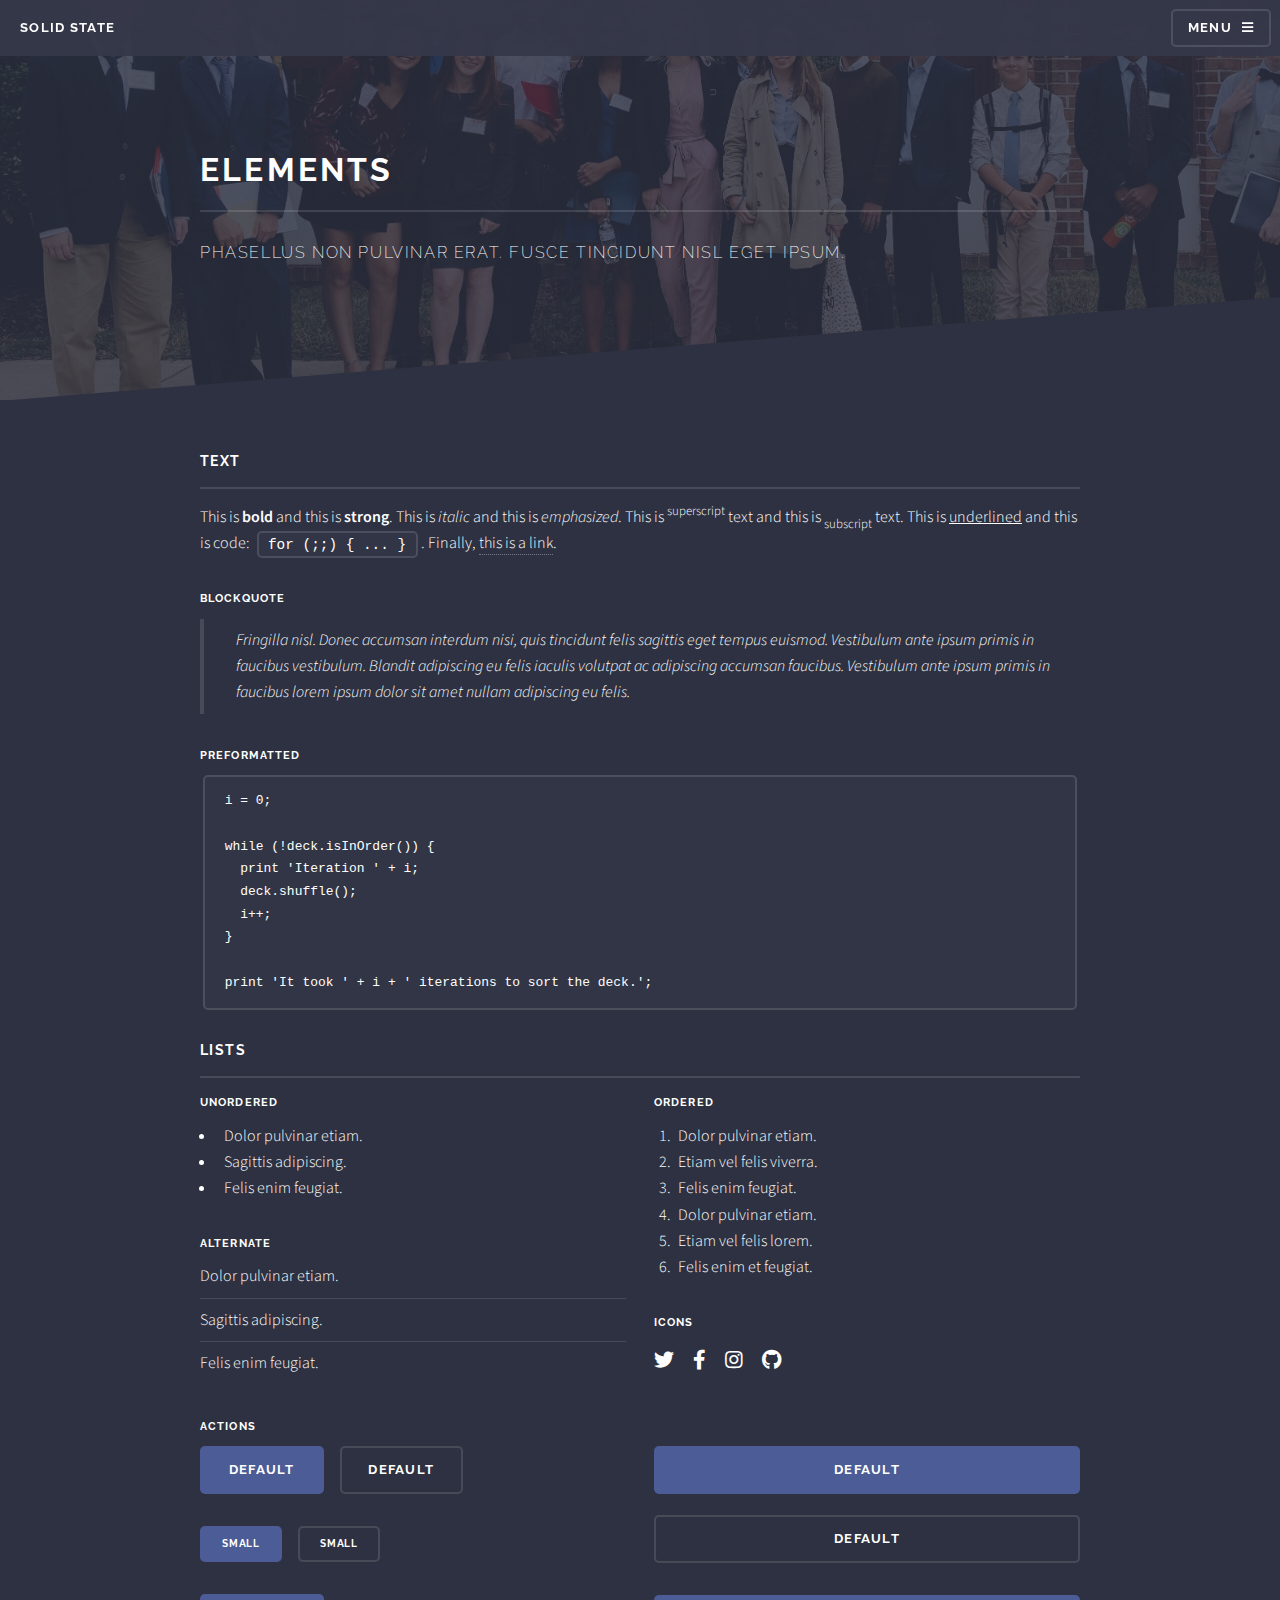
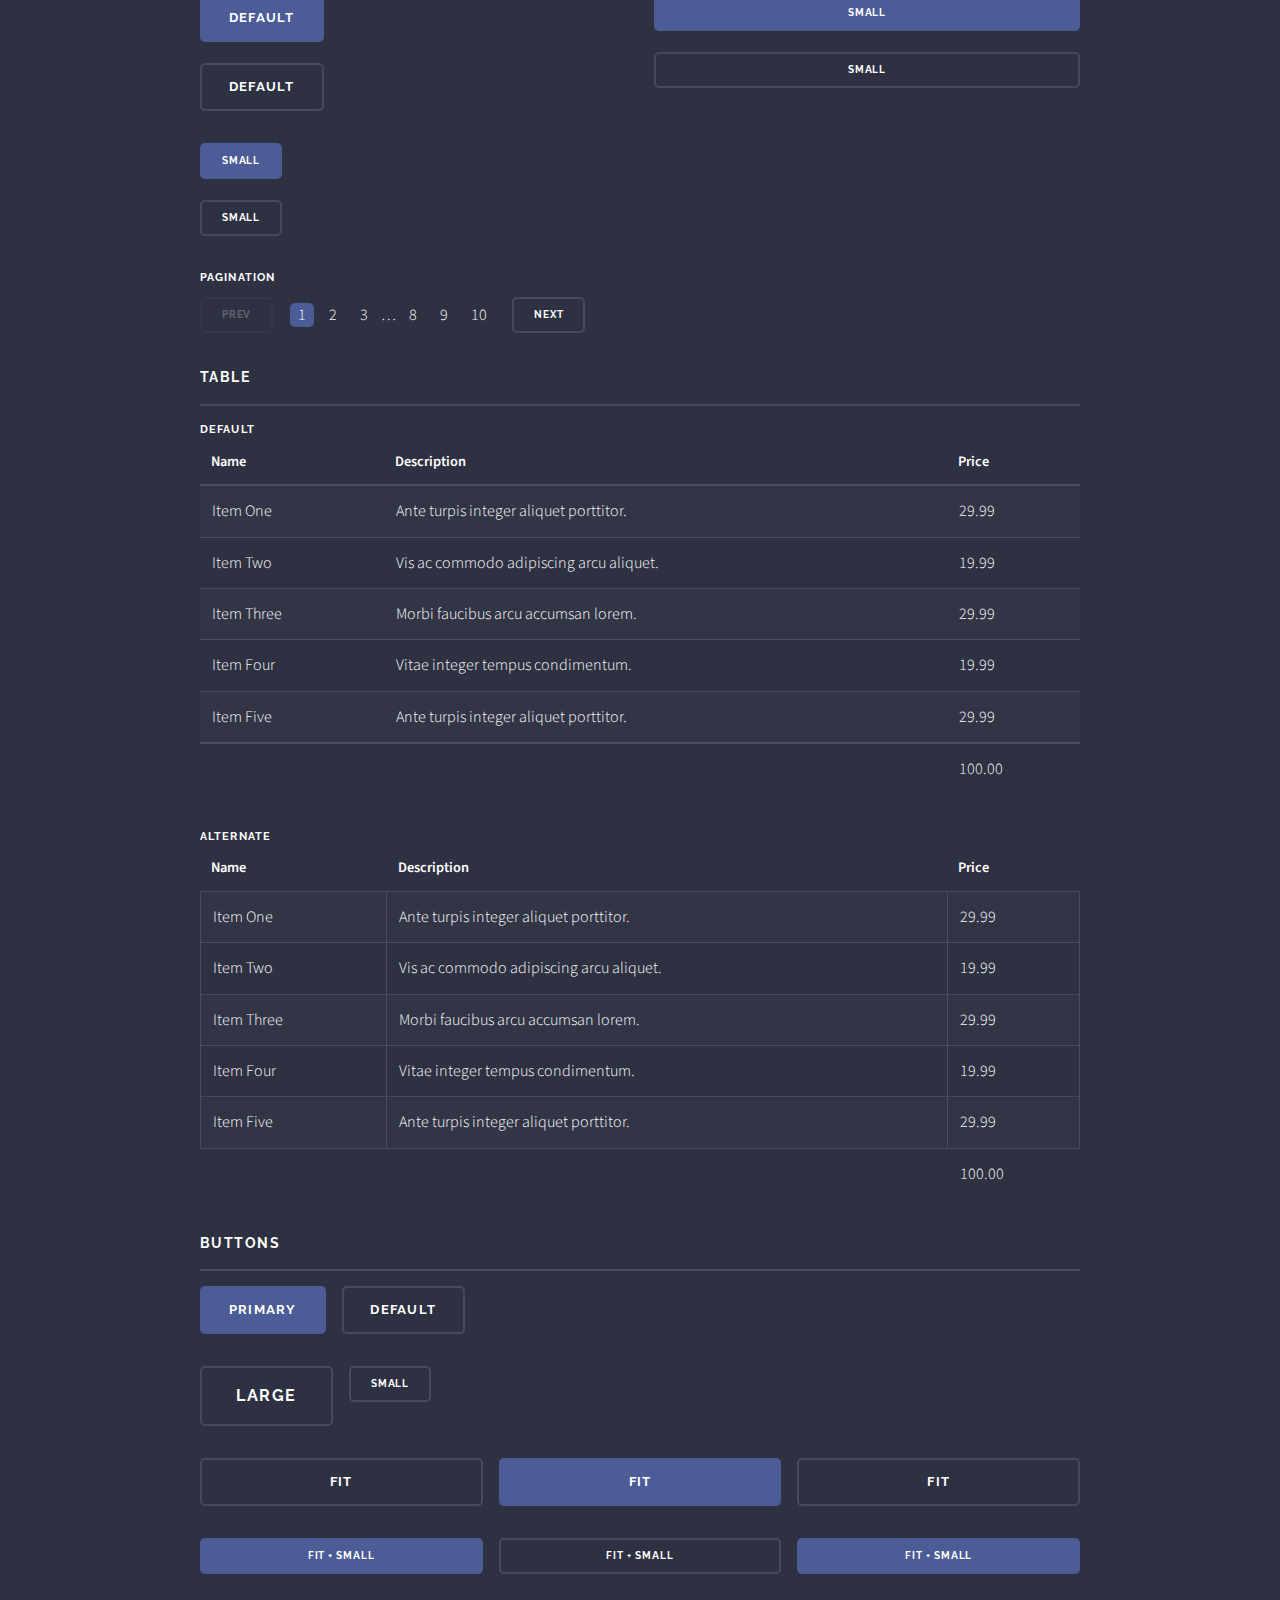
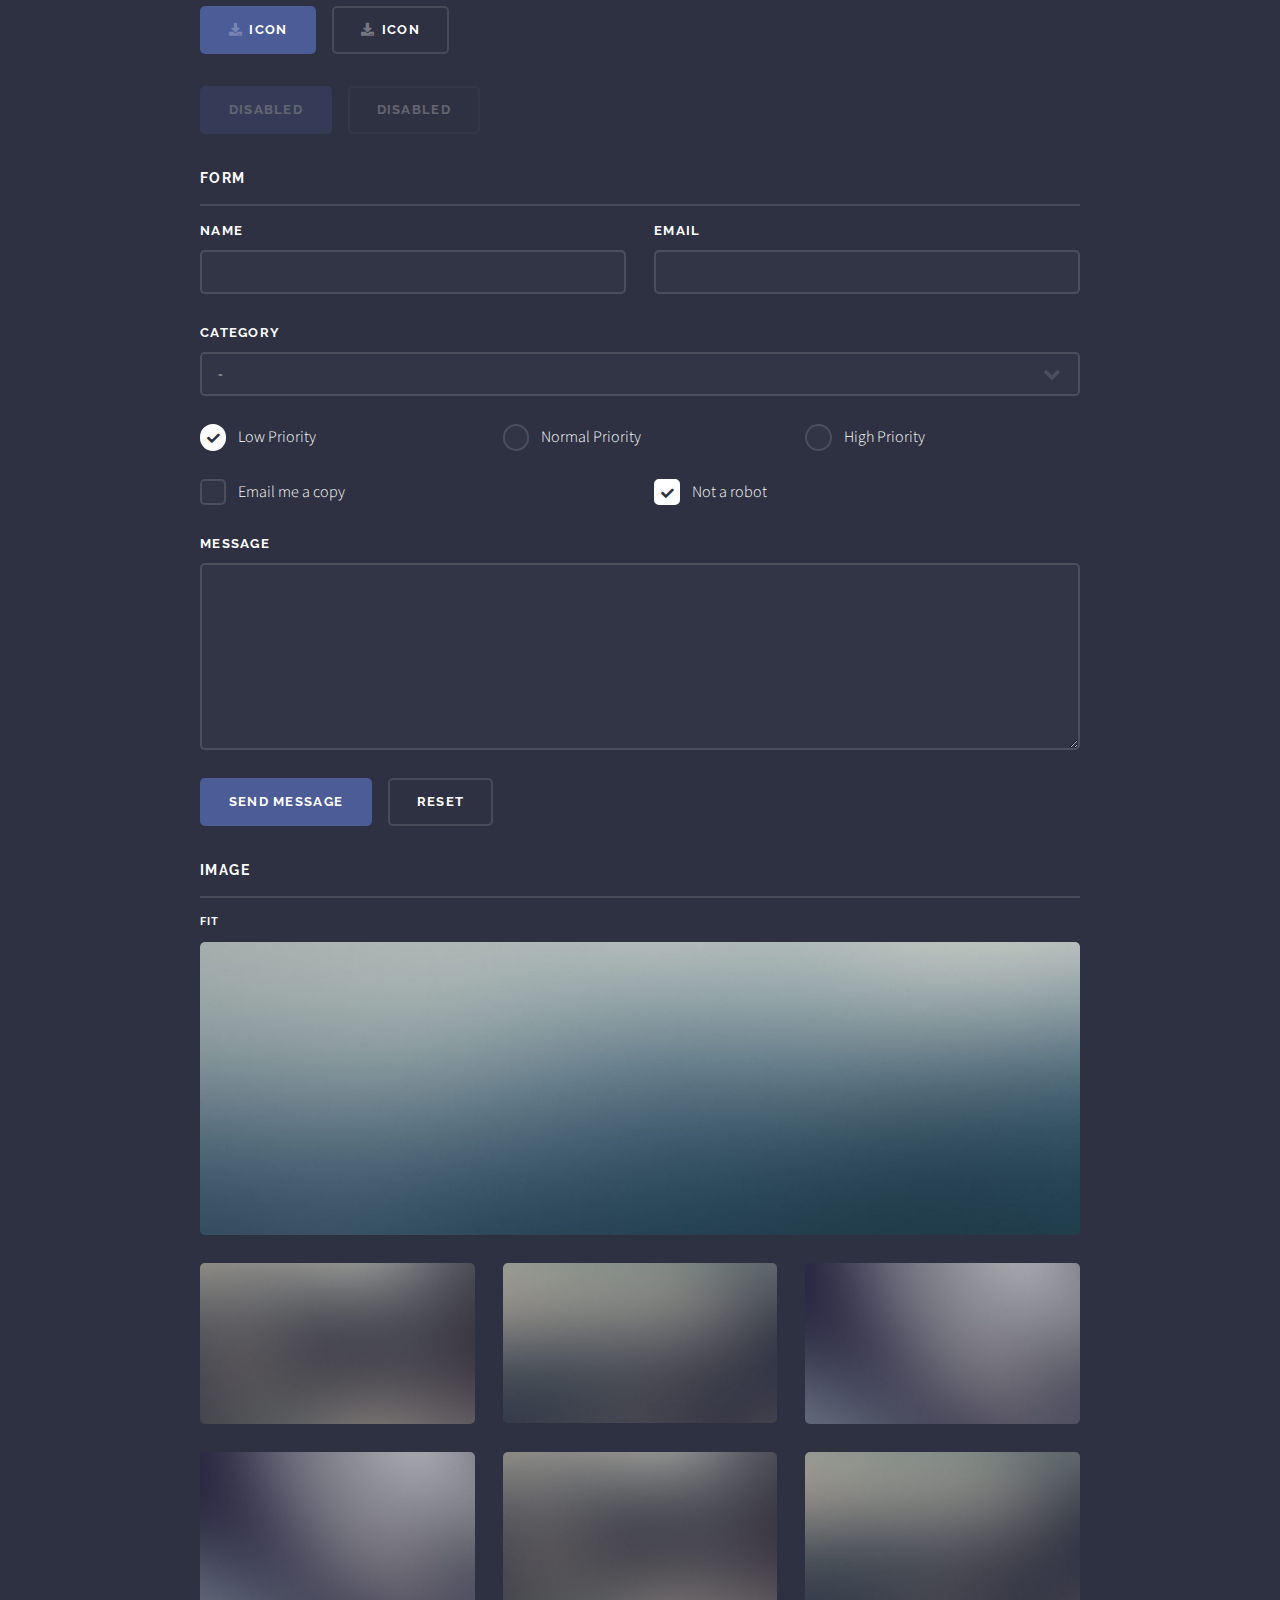
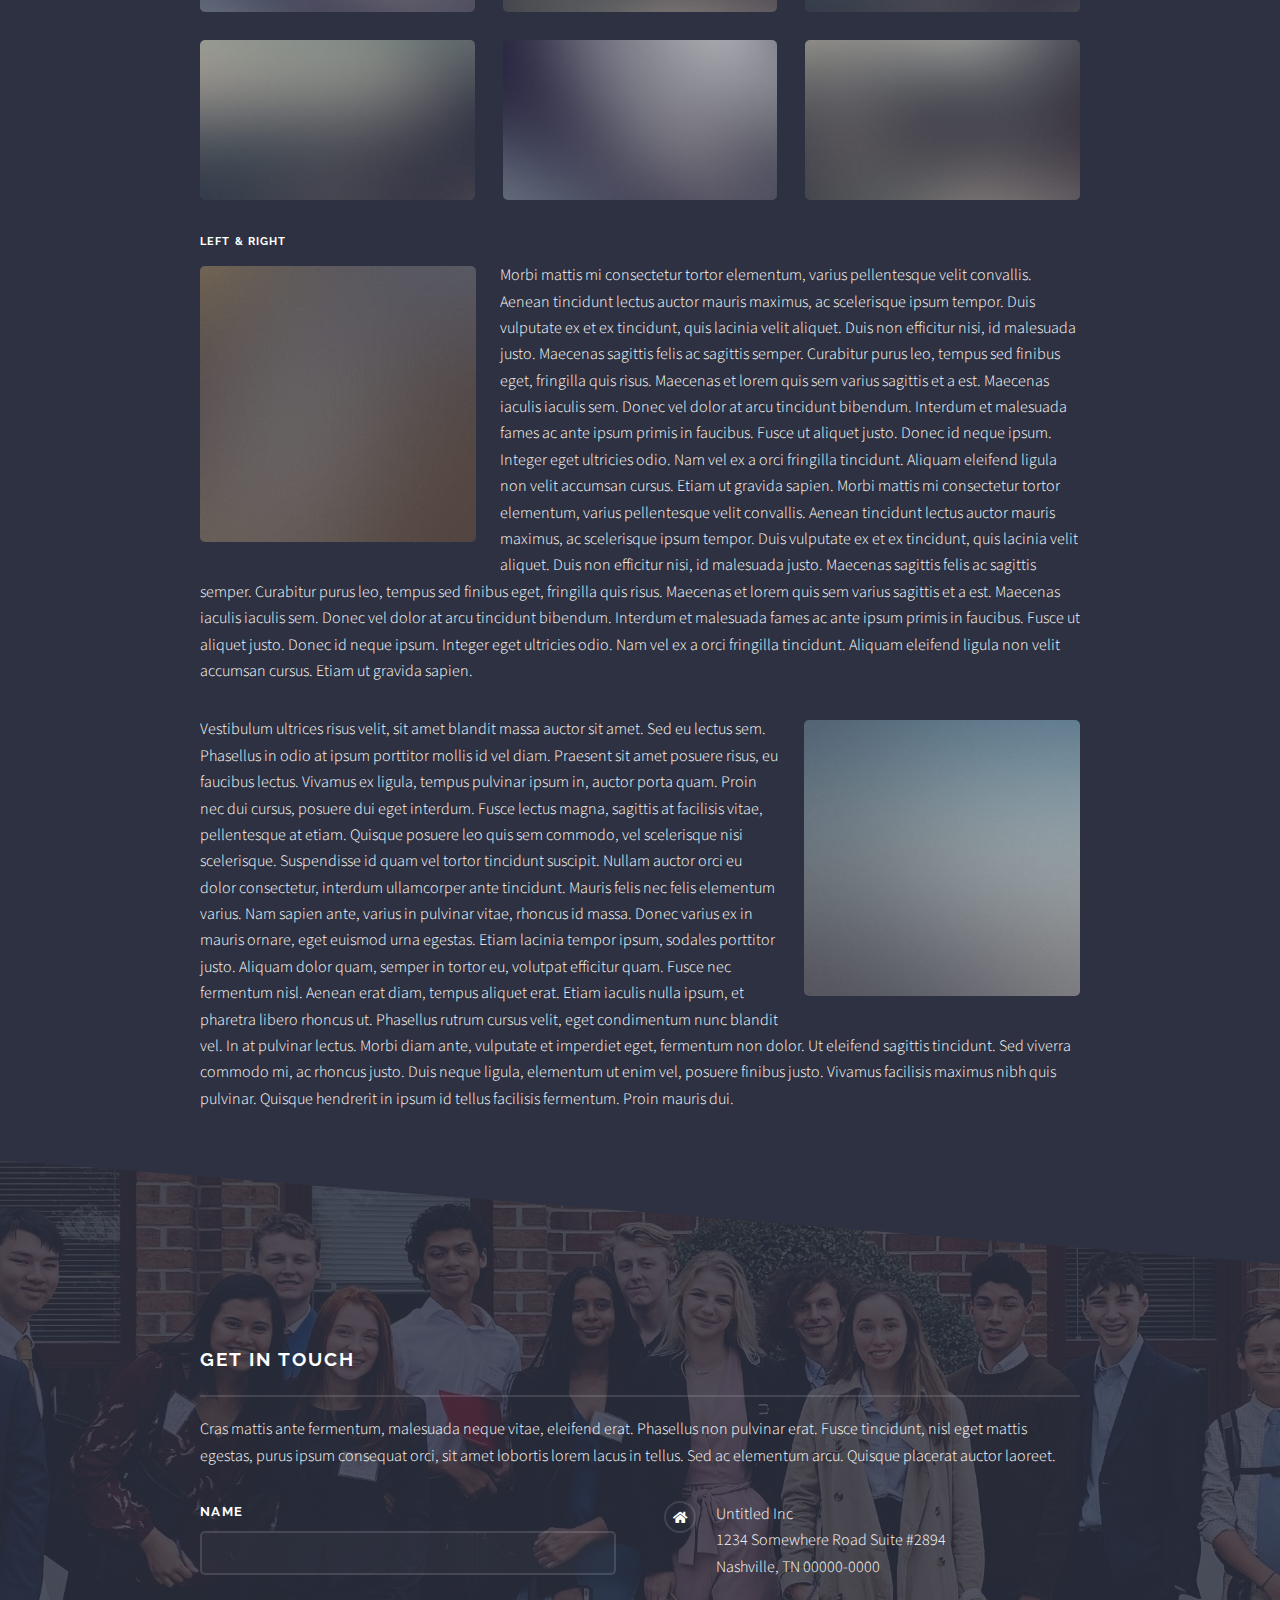
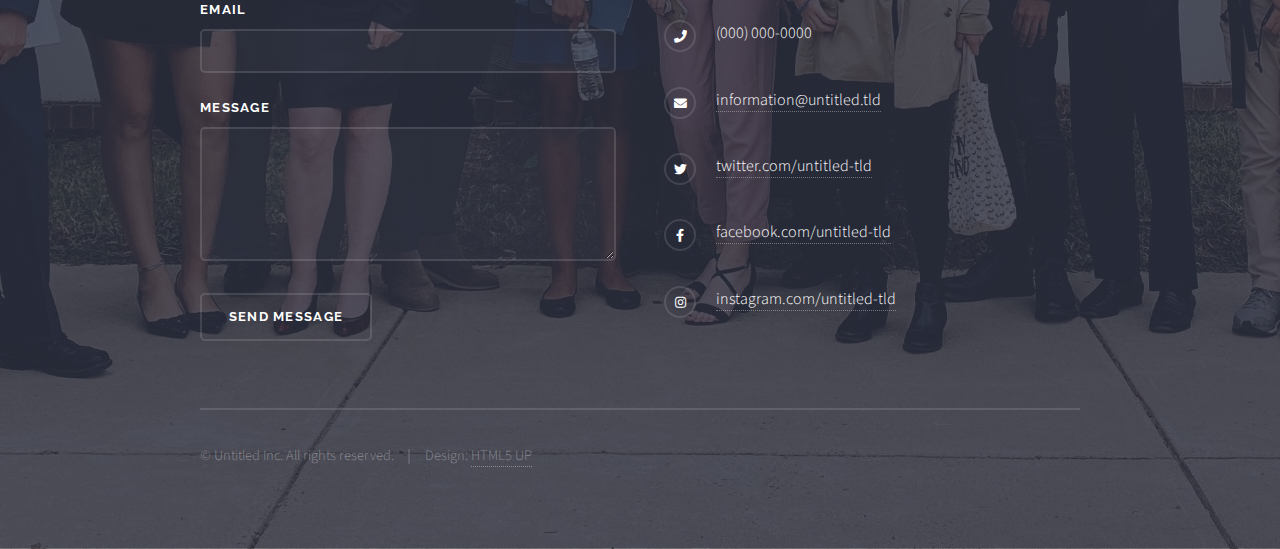
<file: elements.html>
<!DOCTYPE HTML>
<!--
	Solid State by HTML5 UP
	html5up.net | @ajlkn
	Free for personal and commercial use under the CCA 3.0 license (html5up.net/license)
-->
<html>
	<head>
		<title>Elements - Solid State by HTML5 UP</title>
		<meta charset="utf-8" />
		<meta name="viewport" content="width=device-width, initial-scale=1, user-scalable=no" />
		<link rel="stylesheet" href="assets/css/main.css" />
		<noscript><link rel="stylesheet" href="assets/css/noscript.css" /></noscript>
	</head>
	<body class="is-preload">

		<!-- Page Wrapper -->
			<div id="page-wrapper">

				<!-- Header -->
					<header id="header">
						<h1><a href="index.html">Solid State</a></h1>
						<nav>
							<a href="#menu">Menu</a>
						</nav>
					</header>

				<!-- Menu -->
					<nav id="menu">
						<div class="inner">
							<h2>Menu</h2>
							<ul class="links">
								<li><a href="index.html">Home</a></li>
								<li><a href="about.html">about</a></li>
								<li><a href="elements.html">Elements</a></li>
								<li><a href="#">Log In</a></li>
								<li><a href="#">Sign Up</a></li>
							</ul>
							<a href="#" class="close">Close</a>
						</div>
					</nav>

				<!-- Wrapper -->
					<section id="wrapper">
						<header>
							<div class="inner">
								<h2>Elements</h2>
								<p>Phasellus non pulvinar erat. Fusce tincidunt nisl eget ipsum.</p>
							</div>
						</header>

						<!-- Content -->
							<div class="wrapper">
								<div class="inner">

									<section>
										<h3 class="major">Text</h3>
										<p>This is <b>bold</b> and this is <strong>strong</strong>. This is <i>italic</i> and this is <em>emphasized</em>.
										This is <sup>superscript</sup> text and this is <sub>subscript</sub> text.
										This is <u>underlined</u> and this is code: <code>for (;;) { ... }</code>. Finally, <a href="#">this is a link</a>.</p>
										<h4>Blockquote</h4>
										<blockquote>Fringilla nisl. Donec accumsan interdum nisi, quis tincidunt felis sagittis eget tempus euismod. Vestibulum ante ipsum primis in faucibus vestibulum. Blandit adipiscing eu felis iaculis volutpat ac adipiscing accumsan faucibus. Vestibulum ante ipsum primis in faucibus lorem ipsum dolor sit amet nullam adipiscing eu felis.</blockquote>
										<h4>Preformatted</h4>
										<pre><code>i = 0;

while (!deck.isInOrder()) {
  print 'Iteration ' + i;
  deck.shuffle();
  i++;
}

print 'It took ' + i + ' iterations to sort the deck.';</code></pre>
									</section>

									<section>
										<h3 class="major">Lists</h3>
										<div class="row">
											<div class="col-6 col-12-medium">
												<h4>Unordered</h4>
												<ul>
													<li>Dolor pulvinar etiam.</li>
													<li>Sagittis adipiscing.</li>
													<li>Felis enim feugiat.</li>
												</ul>
												<h4>Alternate</h4>
												<ul class="alt">
													<li>Dolor pulvinar etiam.</li>
													<li>Sagittis adipiscing.</li>
													<li>Felis enim feugiat.</li>
												</ul>
											</div>
											<div class="col-6 col-12-medium">
												<h4>Ordered</h4>
												<ol>
													<li>Dolor pulvinar etiam.</li>
													<li>Etiam vel felis viverra.</li>
													<li>Felis enim feugiat.</li>
													<li>Dolor pulvinar etiam.</li>
													<li>Etiam vel felis lorem.</li>
													<li>Felis enim et feugiat.</li>
												</ol>
												<h4>Icons</h4>
												<ul class="icons">
													<li><a href="#" class="icon brands fa-twitter"><span class="label">Twitter</span></a></li>
													<li><a href="#" class="icon brands fa-facebook-f"><span class="label">Facebook</span></a></li>
													<li><a href="#" class="icon brands fa-instagram"><span class="label">Instagram</span></a></li>
													<li><a href="#" class="icon brands fa-github"><span class="label">Github</span></a></li>
												</ul>
											</div>
										</div>
										<h4>Actions</h4>
										<div class="row">
											<div class="col-6 col-12-medium">
												<ul class="actions">
													<li><a href="#" class="button primary">Default</a></li>
													<li><a href="#" class="button">Default</a></li>
												</ul>
												<ul class="actions small">
													<li><a href="#" class="button primary small">Small</a></li>
													<li><a href="#" class="button small">Small</a></li>
												</ul>
												<ul class="actions stacked">
													<li><a href="#" class="button primary">Default</a></li>
													<li><a href="#" class="button">Default</a></li>
												</ul>
												<ul class="actions stacked small">
													<li><a href="#" class="button primary small">Small</a></li>
													<li><a href="#" class="button small">Small</a></li>
												</ul>
											</div>
											<div class="col-6 col-12-medium">
												<ul class="actions stacked">
													<li><a href="#" class="button primary fit">Default</a></li>
													<li><a href="#" class="button fit">Default</a></li>
												</ul>
												<ul class="actions stacked small">
													<li><a href="#" class="button primary small fit">Small</a></li>
													<li><a href="#" class="button small fit">Small</a></li>
												</ul>
											</div>
										</div>
										<h4>Pagination</h4>
										<ul class="pagination">
											<li><span class="button small disabled">Prev</span></li>
											<li><a href="#" class="page active">1</a></li>
											<li><a href="#" class="page">2</a></li>
											<li><a href="#" class="page">3</a></li>
											<li><span>&hellip;</span></li>
											<li><a href="#" class="page">8</a></li>
											<li><a href="#" class="page">9</a></li>
											<li><a href="#" class="page">10</a></li>
											<li><a href="#" class="button small">Next</a></li>
										</ul>
									</section>

									<section>
										<h3 class="major">Table</h3>
										<h4>Default</h4>
										<div class="table-wrapper">
											<table>
												<thead>
													<tr>
														<th>Name</th>
														<th>Description</th>
														<th>Price</th>
													</tr>
												</thead>
												<tbody>
													<tr>
														<td>Item One</td>
														<td>Ante turpis integer aliquet porttitor.</td>
														<td>29.99</td>
													</tr>
													<tr>
														<td>Item Two</td>
														<td>Vis ac commodo adipiscing arcu aliquet.</td>
														<td>19.99</td>
													</tr>
													<tr>
														<td>Item Three</td>
														<td> Morbi faucibus arcu accumsan lorem.</td>
														<td>29.99</td>
													</tr>
													<tr>
														<td>Item Four</td>
														<td>Vitae integer tempus condimentum.</td>
														<td>19.99</td>
													</tr>
													<tr>
														<td>Item Five</td>
														<td>Ante turpis integer aliquet porttitor.</td>
														<td>29.99</td>
													</tr>
												</tbody>
												<tfoot>
													<tr>
														<td colspan="2"></td>
														<td>100.00</td>
													</tr>
												</tfoot>
											</table>
										</div>

										<h4>Alternate</h4>
										<div class="table-wrapper">
											<table class="alt">
												<thead>
													<tr>
														<th>Name</th>
														<th>Description</th>
														<th>Price</th>
													</tr>
												</thead>
												<tbody>
													<tr>
														<td>Item One</td>
														<td>Ante turpis integer aliquet porttitor.</td>
														<td>29.99</td>
													</tr>
													<tr>
														<td>Item Two</td>
														<td>Vis ac commodo adipiscing arcu aliquet.</td>
														<td>19.99</td>
													</tr>
													<tr>
														<td>Item Three</td>
														<td> Morbi faucibus arcu accumsan lorem.</td>
														<td>29.99</td>
													</tr>
													<tr>
														<td>Item Four</td>
														<td>Vitae integer tempus condimentum.</td>
														<td>19.99</td>
													</tr>
													<tr>
														<td>Item Five</td>
														<td>Ante turpis integer aliquet porttitor.</td>
														<td>29.99</td>
													</tr>
												</tbody>
												<tfoot>
													<tr>
														<td colspan="2"></td>
														<td>100.00</td>
													</tr>
												</tfoot>
											</table>
										</div>
									</section>

									<section>
										<h3 class="major">Buttons</h3>
										<ul class="actions">
											<li><a href="#" class="button primary">Primary</a></li>
											<li><a href="#" class="button">Default</a></li>
										</ul>
										<ul class="actions">
											<li><a href="#" class="button large">Large</a></li>
											<li><a href="#" class="button small">Small</a></li>
										</ul>
										<ul class="actions fit">
											<li><a href="#" class="button fit">Fit</a></li>
											<li><a href="#" class="button primary fit">Fit</a></li>
											<li><a href="#" class="button fit">Fit</a></li>
										</ul>
										<ul class="actions fit small">
											<li><a href="#" class="button primary fit small">Fit + Small</a></li>
											<li><a href="#" class="button fit small">Fit + Small</a></li>
											<li><a href="#" class="button primary fit small">Fit + Small</a></li>
										</ul>
										<ul class="actions">
											<li><a href="#" class="button primary icon solid fa-download">Icon</a></li>
											<li><a href="#" class="button icon solid fa-download">Icon</a></li>
										</ul>
										<ul class="actions">
											<li><span class="button primary disabled">Disabled</span></li>
											<li><span class="button disabled">Disabled</span></li>
										</ul>
									</section>

									<section>
										<h3 class="major">Form</h3>
										<form method="post" action="#">
											<div class="row gtr-uniform">
												<div class="col-6 col-12-xsmall">
													<label for="demo-name">Name</label>
													<input type="text" name="demo-name" id="demo-name" value="" />
												</div>
												<div class="col-6 col-12-xsmall">
													<label for="demo-email">Email</label>
													<input type="email" name="demo-email" id="demo-email" value="" />
												</div>
												<div class="col-12">
													<label for="demo-category">Category</label>
													<select name="demo-category" id="demo-category">
														<option value="">-</option>
														<option value="1">Manufacturing</option>
														<option value="1">Shipping</option>
														<option value="1">Administration</option>
														<option value="1">Human Resources</option>
													</select>
												</div>
												<div class="col-4 col-12-small">
													<input type="radio" id="demo-priority-low" name="demo-priority" checked>
													<label for="demo-priority-low">Low Priority</label>
												</div>
												<div class="col-4 col-12-small">
													<input type="radio" id="demo-priority-normal" name="demo-priority">
													<label for="demo-priority-normal">Normal Priority</label>
												</div>
												<div class="col-4 col-12-small">
													<input type="radio" id="demo-priority-high" name="demo-priority">
													<label for="demo-priority-high">High Priority</label>
												</div>
												<div class="col-6 col-12-small">
													<input type="checkbox" id="demo-copy" name="demo-copy">
													<label for="demo-copy">Email me a copy</label>
												</div>
												<div class="col-6 col-12-small">
													<input type="checkbox" id="demo-human" name="demo-human" checked>
													<label for="demo-human">Not a robot</label>
												</div>
												<div class="col-12">
													<label for="demo-message">Message</label>
													<textarea name="demo-message" id="demo-message" rows="6"></textarea>
												</div>
												<div class="col-12">
													<ul class="actions">
														<li><input type="submit" value="Send Message" class="primary" /></li>
														<li><input type="reset" value="Reset" /></li>
													</ul>
												</div>
											</div>
										</form>
									</section>

									<section>
										<h3 class="major">Image</h3>
										<h4>Fit</h4>
										<div class="box alt">
											<div class="row gtr-uniform">
												<div class="col-12"><span class="image fit"><img src="images/pic08.jpg" alt="" /></span></div>
												<div class="col-4"><span class="image fit"><img src="images/pic05.jpg" alt="" /></span></div>
												<div class="col-4"><span class="image fit"><img src="images/pic06.jpg" alt="" /></span></div>
												<div class="col-4"><span class="image fit"><img src="images/pic07.jpg" alt="" /></span></div>
												<div class="col-4"><span class="image fit"><img src="images/pic07.jpg" alt="" /></span></div>
												<div class="col-4"><span class="image fit"><img src="images/pic05.jpg" alt="" /></span></div>
												<div class="col-4"><span class="image fit"><img src="images/pic06.jpg" alt="" /></span></div>
												<div class="col-4"><span class="image fit"><img src="images/pic06.jpg" alt="" /></span></div>
												<div class="col-4"><span class="image fit"><img src="images/pic07.jpg" alt="" /></span></div>
												<div class="col-4"><span class="image fit"><img src="images/pic05.jpg" alt="" /></span></div>
											</div>
										</div>
										<h4>Left &amp; Right</h4>
										<p><span class="image left"><img src="images/pic01.jpg" alt="" /></span>Morbi mattis mi consectetur tortor elementum, varius pellentesque velit convallis. Aenean tincidunt lectus auctor mauris maximus, ac scelerisque ipsum tempor. Duis vulputate ex et ex tincidunt, quis lacinia velit aliquet. Duis non efficitur nisi, id malesuada justo. Maecenas sagittis felis ac sagittis semper. Curabitur purus leo, tempus sed finibus eget, fringilla quis risus. Maecenas et lorem quis sem varius sagittis et a est. Maecenas iaculis iaculis sem. Donec vel dolor at arcu tincidunt bibendum. Interdum et malesuada fames ac ante ipsum primis in faucibus. Fusce ut aliquet justo. Donec id neque ipsum. Integer eget ultricies odio. Nam vel ex a orci fringilla tincidunt. Aliquam eleifend ligula non velit accumsan cursus. Etiam ut gravida sapien. Morbi mattis mi consectetur tortor elementum, varius pellentesque velit convallis. Aenean tincidunt lectus auctor mauris maximus, ac scelerisque ipsum tempor. Duis vulputate ex et ex tincidunt, quis lacinia velit aliquet. Duis non efficitur nisi, id malesuada justo. Maecenas sagittis felis ac sagittis semper. Curabitur purus leo, tempus sed finibus eget, fringilla quis risus. Maecenas et lorem quis sem varius sagittis et a est. Maecenas iaculis iaculis sem. Donec vel dolor at arcu tincidunt bibendum. Interdum et malesuada fames ac ante ipsum primis in faucibus. Fusce ut aliquet justo. Donec id neque ipsum. Integer eget ultricies odio. Nam vel ex a orci fringilla tincidunt. Aliquam eleifend ligula non velit accumsan cursus. Etiam ut gravida sapien.</p>
										<p><span class="image right"><img src="images/pic02.jpg" alt="" /></span>Vestibulum ultrices risus velit, sit amet blandit massa auctor sit amet. Sed eu lectus sem. Phasellus in odio at ipsum porttitor mollis id vel diam. Praesent sit amet posuere risus, eu faucibus lectus. Vivamus ex ligula, tempus pulvinar ipsum in, auctor porta quam. Proin nec dui cursus, posuere dui eget interdum. Fusce lectus magna, sagittis at facilisis vitae, pellentesque at etiam. Quisque posuere leo quis sem commodo, vel scelerisque nisi scelerisque. Suspendisse id quam vel tortor tincidunt suscipit. Nullam auctor orci eu dolor consectetur, interdum ullamcorper ante tincidunt. Mauris felis nec felis elementum varius. Nam sapien ante, varius in pulvinar vitae, rhoncus id massa. Donec varius ex in mauris ornare, eget euismod urna egestas. Etiam lacinia tempor ipsum, sodales porttitor justo. Aliquam dolor quam, semper in tortor eu, volutpat efficitur quam. Fusce nec fermentum nisl. Aenean erat diam, tempus aliquet erat. Etiam iaculis nulla ipsum, et pharetra libero rhoncus ut. Phasellus rutrum cursus velit, eget condimentum nunc blandit vel. In at pulvinar lectus. Morbi diam ante, vulputate et imperdiet eget, fermentum non dolor. Ut eleifend sagittis tincidunt. Sed viverra commodo mi, ac rhoncus justo. Duis neque ligula, elementum ut enim vel, posuere finibus justo. Vivamus facilisis maximus nibh quis pulvinar. Quisque hendrerit in ipsum id tellus facilisis fermentum. Proin mauris dui.</p>
									</section>

								</div>
							</div>

					</section>

				<!-- Footer -->
					<section id="footer">
						<div class="inner">
							<h2 class="major">Get in touch</h2>
							<p>Cras mattis ante fermentum, malesuada neque vitae, eleifend erat. Phasellus non pulvinar erat. Fusce tincidunt, nisl eget mattis egestas, purus ipsum consequat orci, sit amet lobortis lorem lacus in tellus. Sed ac elementum arcu. Quisque placerat auctor laoreet.</p>
							<form method="post" action="#">
								<div class="fields">
									<div class="field">
										<label for="name">Name</label>
										<input type="text" name="name" id="name" />
									</div>
									<div class="field">
										<label for="email">Email</label>
										<input type="email" name="email" id="email" />
									</div>
									<div class="field">
										<label for="message">Message</label>
										<textarea name="message" id="message" rows="4"></textarea>
									</div>
								</div>
								<ul class="actions">
									<li><input type="submit" value="Send Message" /></li>
								</ul>
							</form>
							<ul class="contact">
								<li class="icon solid fa-home">
									Untitled Inc<br />
									1234 Somewhere Road Suite #2894<br />
									Nashville, TN 00000-0000
								</li>
								<li class="icon solid fa-phone">(000) 000-0000</li>
								<li class="icon solid fa-envelope"><a href="#">information@untitled.tld</a></li>
								<li class="icon brands fa-twitter"><a href="#">twitter.com/untitled-tld</a></li>
								<li class="icon brands fa-facebook-f"><a href="#">facebook.com/untitled-tld</a></li>
								<li class="icon brands fa-instagram"><a href="#">instagram.com/untitled-tld</a></li>
							</ul>
							<ul class="copyright">
								<li>&copy; Untitled Inc. All rights reserved.</li><li>Design: <a href="http://html5up.net">HTML5 UP</a></li>
							</ul>
						</div>
					</section>

			</div>

		<!-- Scripts -->
			<script src="assets/js/jquery.min.js"></script>
			<script src="assets/js/jquery.scrollex.min.js"></script>
			<script src="assets/js/browser.min.js"></script>
			<script src="assets/js/breakpoints.min.js"></script>
			<script src="assets/js/util.js"></script>
			<script src="assets/js/main.js"></script>

	</body>
</html>
</file>
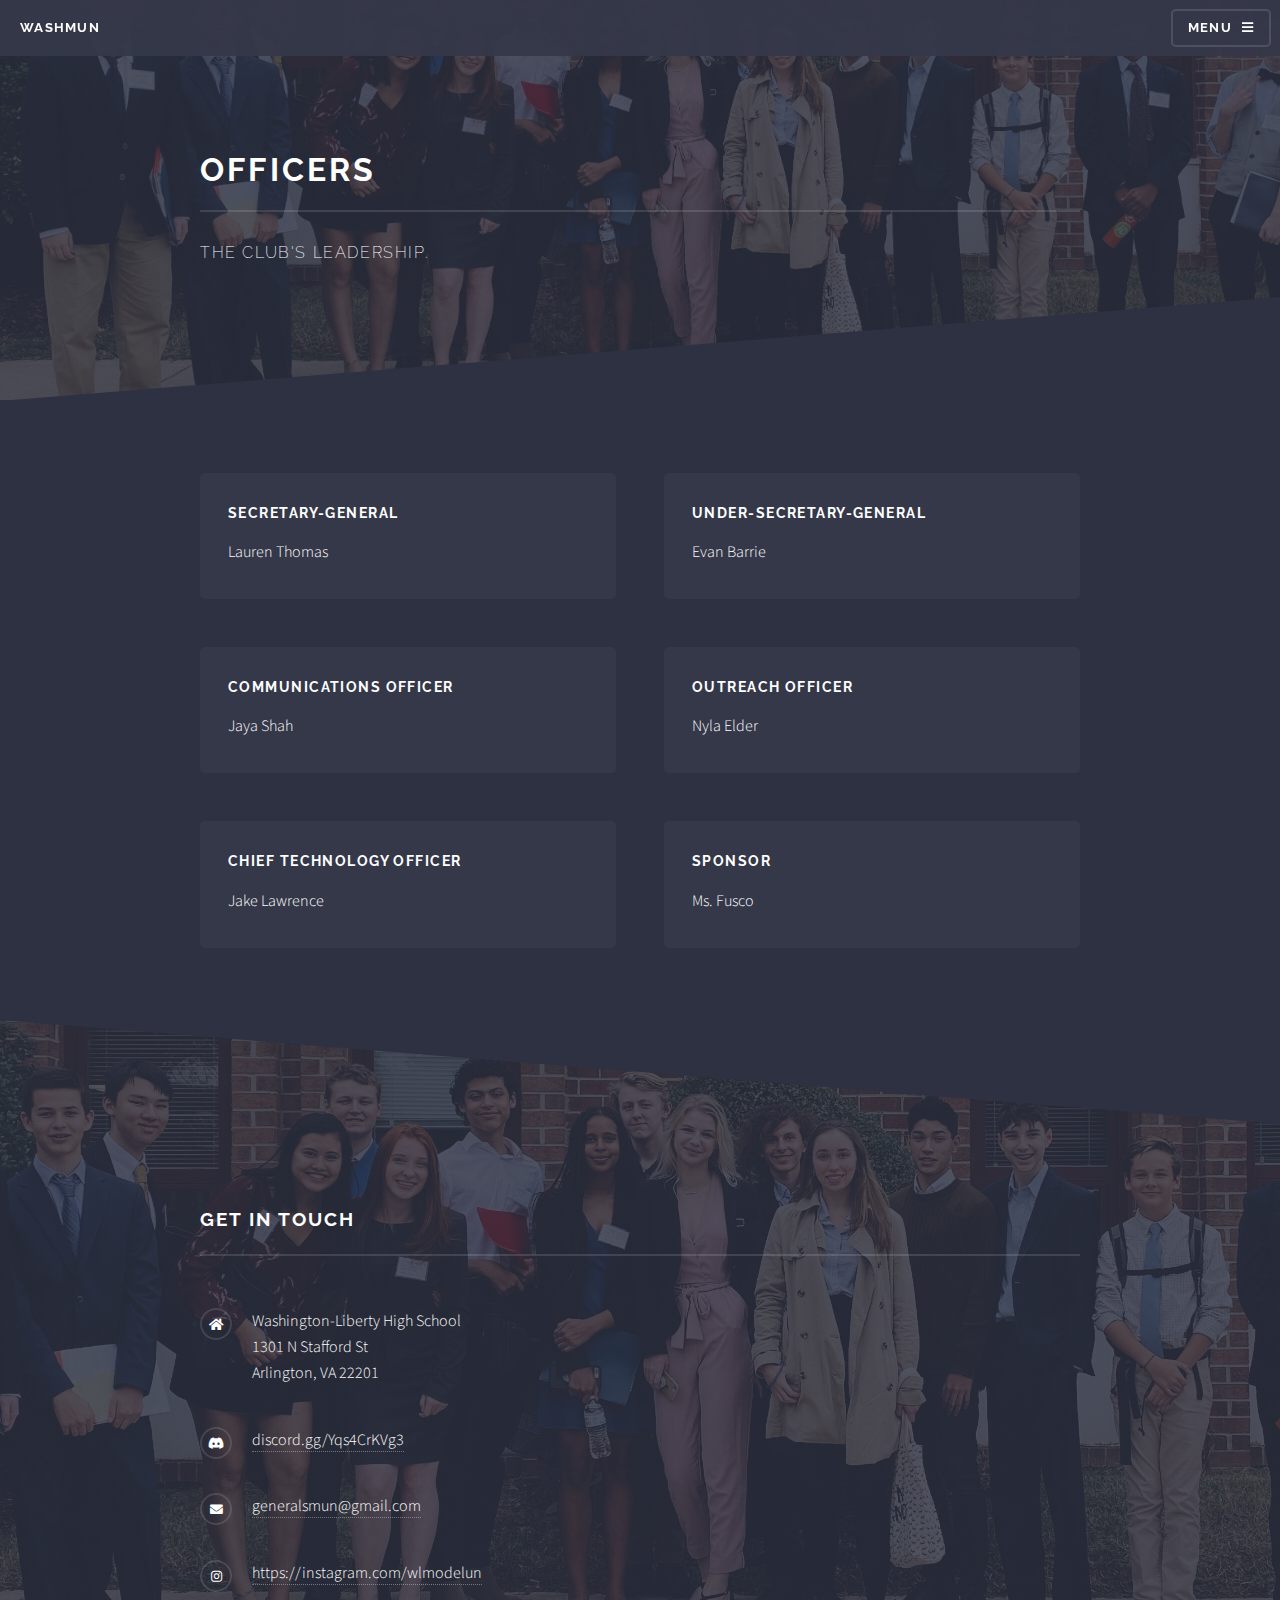
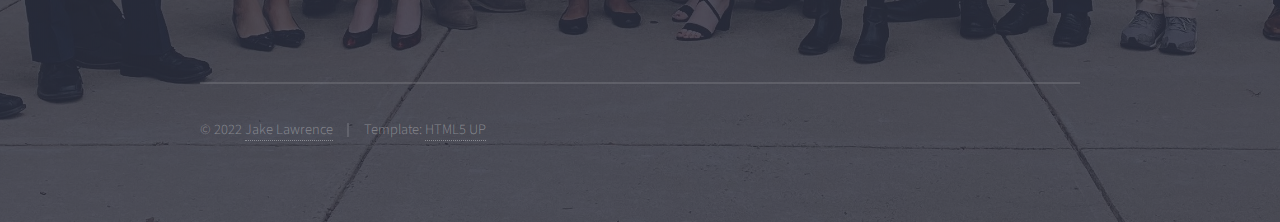
<file: officers.html>
<!DOCTYPE HTML>
<!--
	Solid State by HTML5 UP
	html5up.net | @ajlkn
	Free for personal and commercial use under the CCA 3.0 license (html5up.net/license)
-->
<html>
	<head>
		<title>WASHMUN - Officers</title>
		<meta charset="utf-8" />
		<meta name="viewport" content="width=device-width, initial-scale=1, user-scalable=no" />
		<link rel="stylesheet" href="assets/css/main.css" />
		<noscript><link rel="stylesheet" href="assets/css/noscript.css" /></noscript>
		<style>
			body {
				background-image: linear-gradient(to top, rgba(46, 49, 65, 0.8), rgba(46, 49, 65, 0.8)), url("../../images/placards.jpg");
			}
		</style>
	</head>
	<body class="is-preload">

		<!-- Page Wrapper -->
			<div id="page-wrapper">

				<!-- Header -->
					<header id="header">
						<h1><a href="index.html">WASHMUN</a></h1>
						<nav>
							<a href="#menu">Menu</a>
						</nav>
					</header>

				<!-- Menu -->
					<nav id="menu">
						<div class="inner">
							<h2>Menu</h2>
							<ul class="links">
								<li><a href="index.html">Home</a></li>
								<li><a href="about.html">About</a></li>
								<li><a href="washmun.html">WASHMUN</a></li>
								<li><a href="awards.html">Awards</a></li>
								<li><a href="officers.html">Officers</a></li>
								<li><a href="arlingmun.html">ArlingMUN</a></li>
							</ul>
							<a href="#" class="close">Close</a>
						</div>
					</nav>

				<!-- Wrapper -->
					<section id="wrapper">
						<header>
							<div class="inner">
								<h2>Officers</h2>
								<p>The club's leadership.</p>
							</div>
						</header>

						<!-- Content -->
							<div class="wrapper">
								<div class="inner">
									<section class="features">
										<article>
											<h3>Secretary-General</h3>
											<p>Lauren Thomas</p>
										</article>
										<article>
											<h3>Under-Secretary-General</h3>
											<p>Evan Barrie</p>
										</article>
										<article>
											<h3>Communications Officer</h3>
											<p>Jaya Shah</p>
										</article>
										<article>
											<h3>Outreach Officer</h3>
											<p>Nyla Elder</p>
										</article>
										<article>
											<h3>Chief Technology Officer</h3>
											<p>Jake Lawrence</p>
										</article>
										<article>
											<h3>Sponsor</h3>
											<p>Ms. Fusco</p>
										</article>
									</section>
								</div>
							</div>

					</section>

				<!-- Footer -->
				<section id="footer">
					<div class="inner">
						<h2 class="major">Get in touch</h2>
						<p></p>
						
						<ul class="contact">
							<li class="icon solid fa-home">
								Washington-Liberty High School<br />
								1301 N Stafford St<br />
								Arlington, VA 22201
							</li>
							<li class="icon brands fa-discord"><a href="https://discord.gg/Yqs4CrKVg3">discord.gg/Yqs4CrKVg3</a></li>
							<li class="icon solid fa-envelope"><a href="mailto:generalsmun@gmail.com">generalsmun@gmail.com</a></li>

							<li class="icon brands fa-instagram"><a href="https://instagram.com/wlmodelun">https://instagram.com/wlmodelun</a></li>
						</ul>
						<ul class="copyright">
							<li>&copy; 2022 <a href="https://github.com/jank-law/washmun">Jake Lawrence</a></li><li>Template: <a href="http://html5up.net">HTML5 UP</a></li>
						</ul>
					</div>
				</section>

			</div>

		<!-- Scripts -->
			<script src="assets/js/jquery.min.js"></script>
			<script src="assets/js/jquery.scrollex.min.js"></script>
			<script src="assets/js/browser.min.js"></script>
			<script src="assets/js/breakpoints.min.js"></script>
			<script src="assets/js/util.js"></script>
			<script src="assets/js/main.js"></script>

	</body>
</html>
</file>
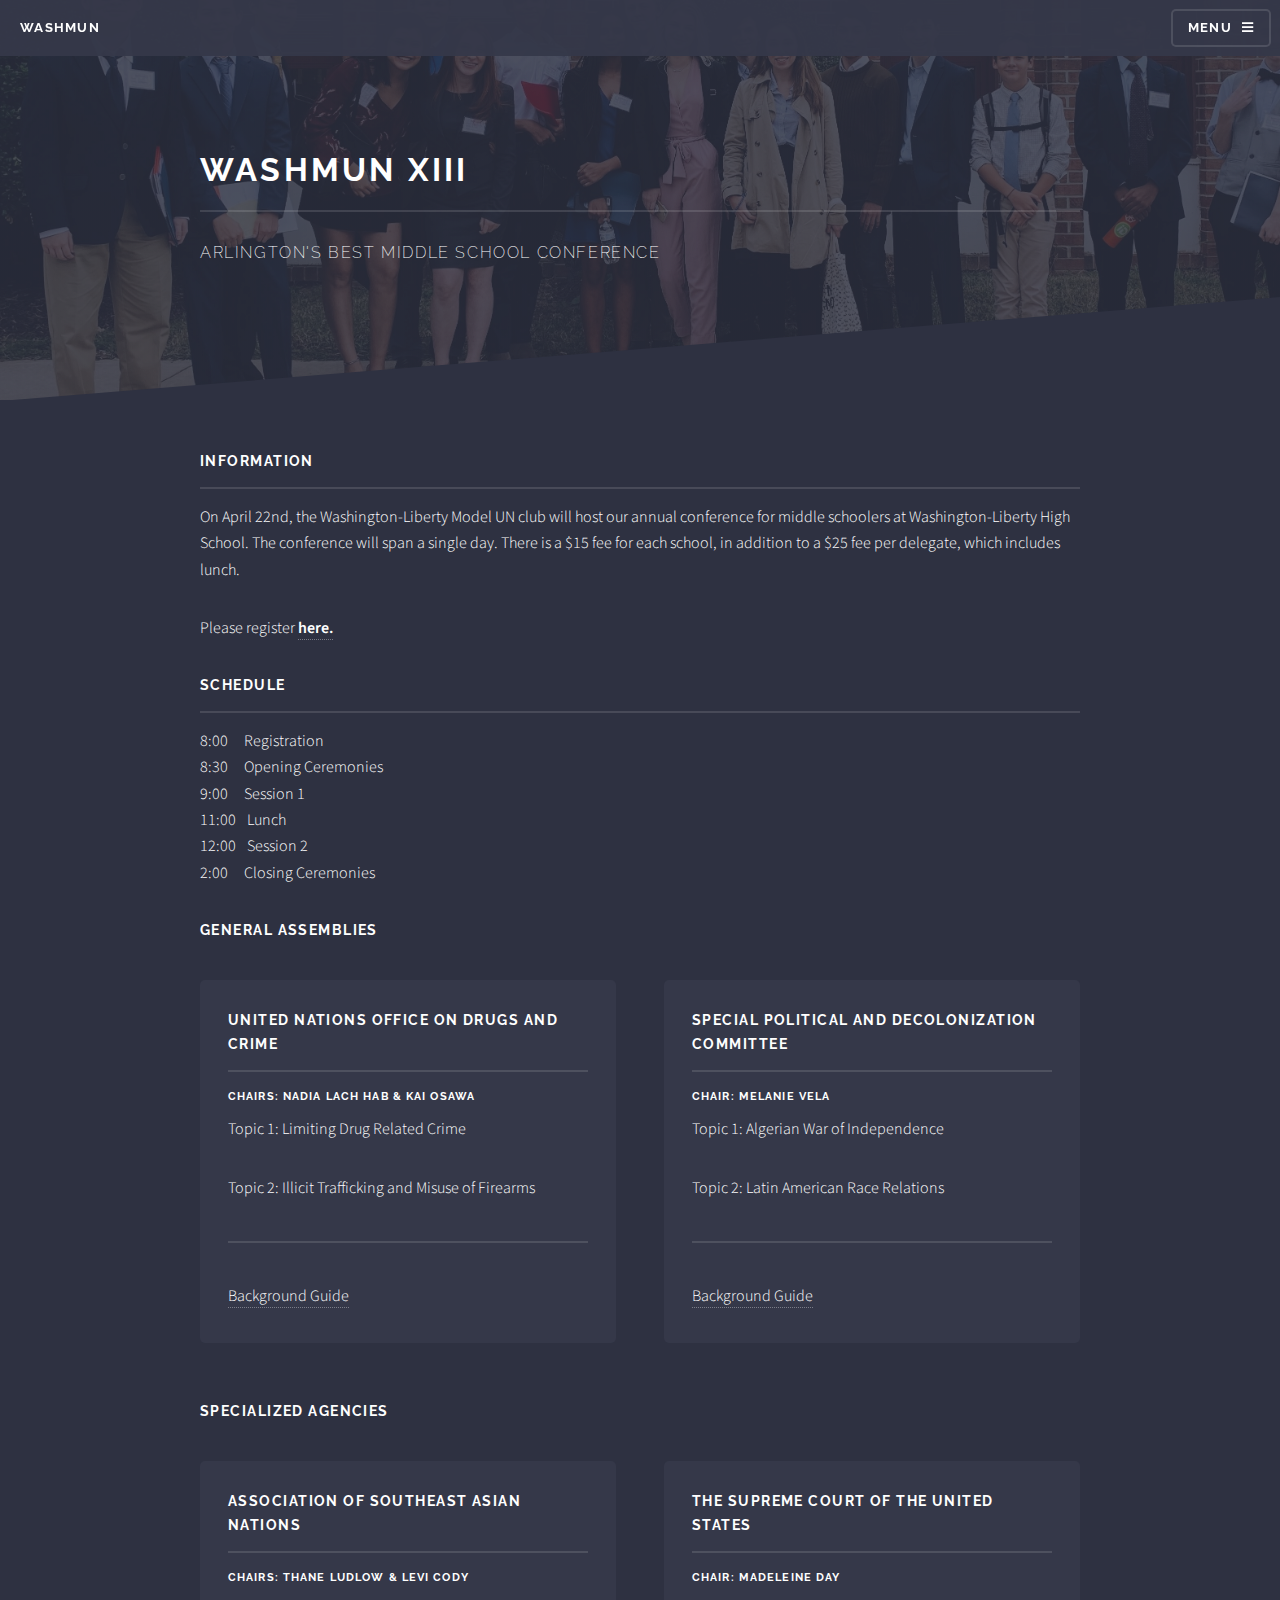
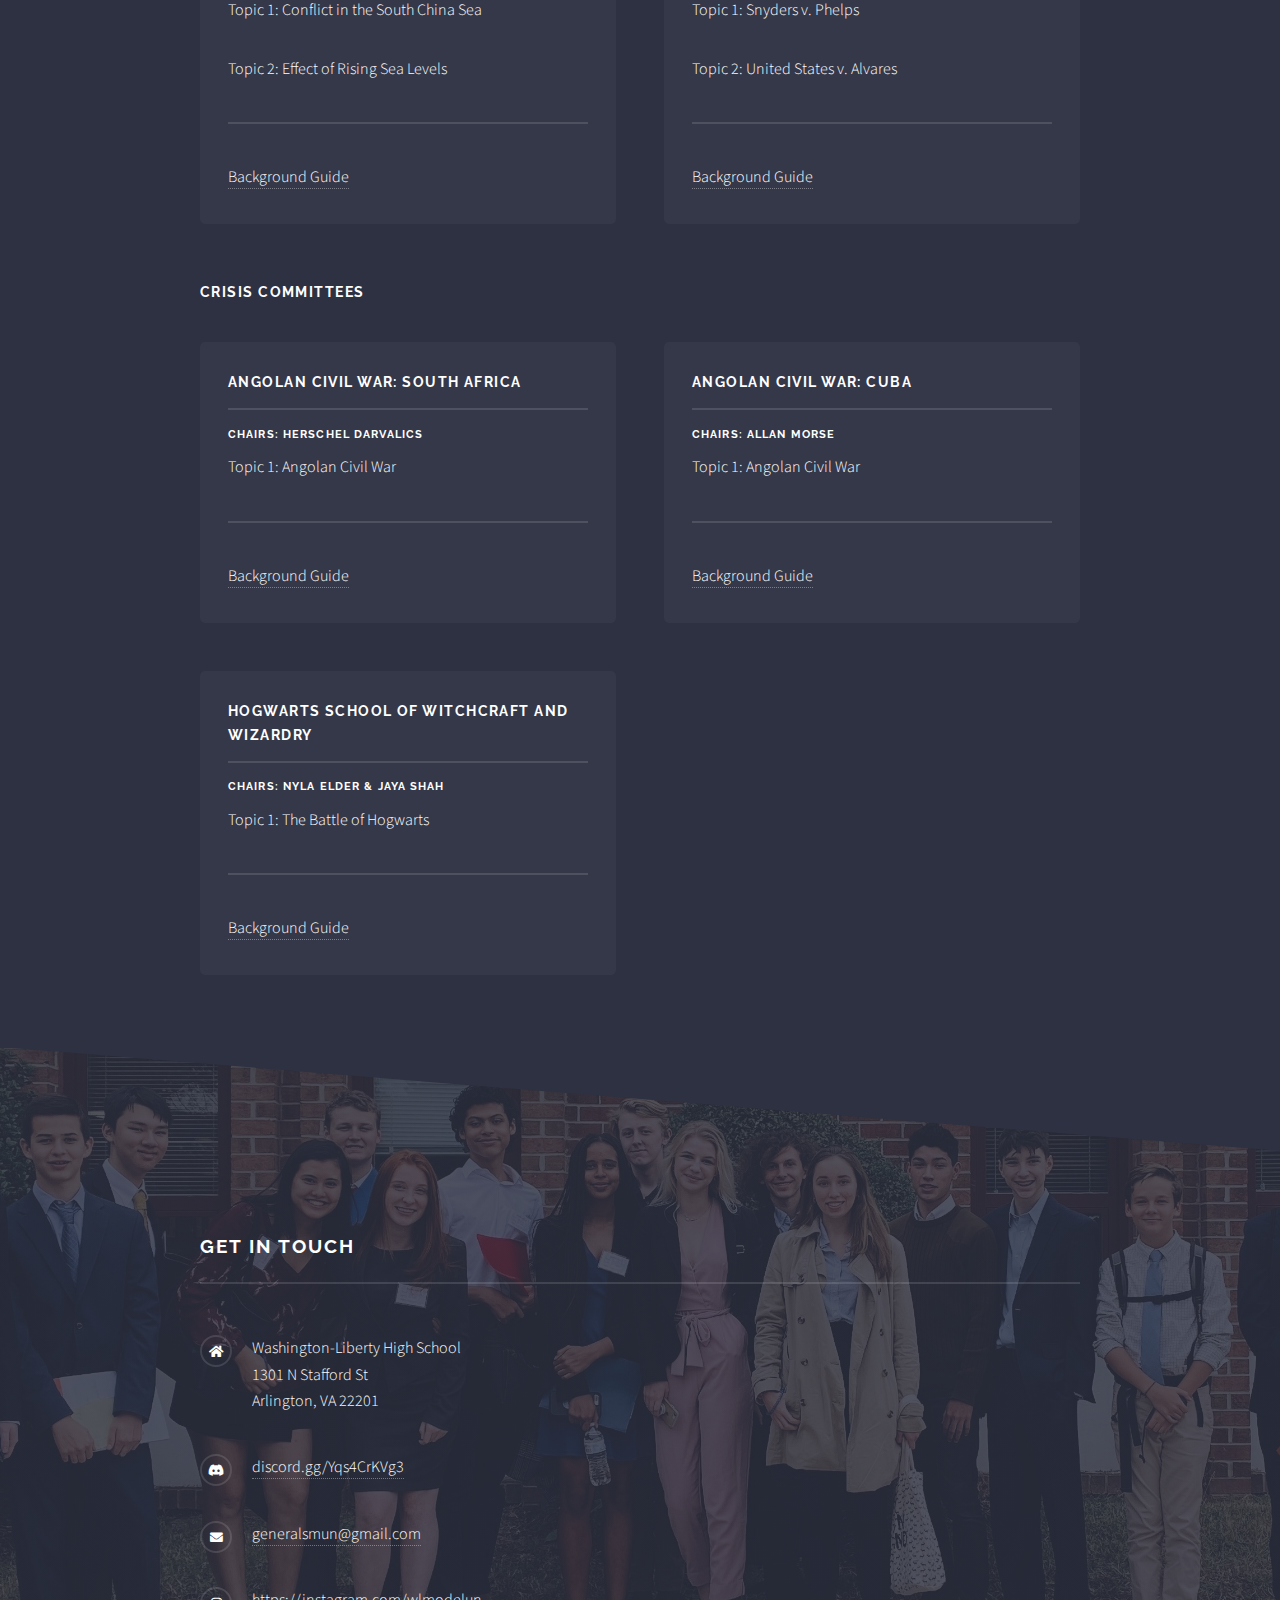
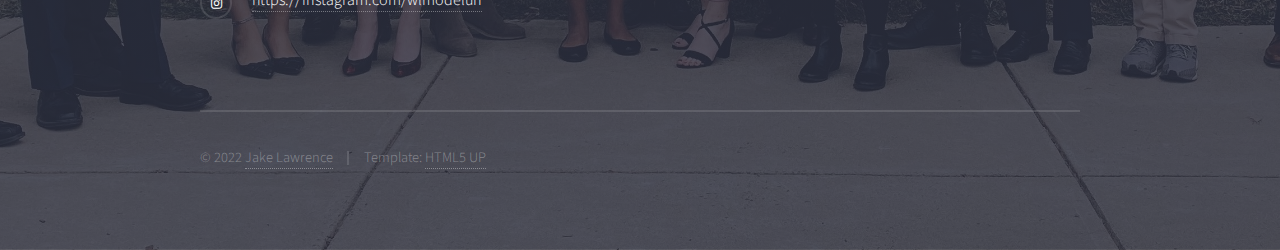
<file: washmun.html>
<!DOCTYPE HTML>
<!--
	Solid State by HTML5 UP
	html5up.net | @ajlkn
	Free for personal and commercial use under the CCA 3.0 license (html5up.net/license)
-->
<html>
	<head>
		<title>WASHMUN - WASHMUN XIII</title>
		<meta charset="utf-8" />
		<meta name="viewport" content="width=device-width, initial-scale=1, user-scalable=no" />
		<link rel="stylesheet" href="assets/css/main.css" />
		<noscript><link rel="stylesheet" href="assets/css/noscript.css" /></noscript>
		<style>
			body {
				background-image: linear-gradient(to top, rgba(46, 49, 65, 0.8), rgba(46, 49, 65, 0.8)), url("../../images/placards.jpg");
			}
		</style>
	</head>
	<body class="is-preload">

		<!-- Page Wrapper -->
			<div id="page-wrapper">

				<!-- Header -->
					<header id="header">
						<h1><a href="index.html">WASHMUN</a></h1>
						<nav>
							<a href="#menu">Menu</a>
						</nav>
					</header>

				<!-- Menu -->
					<nav id="menu">
						<div class="inner">
							<h2>Menu</h2>
							<ul class="links">
								<li><a href="index.html">Home</a></li>
								<li><a href="about.html">About</a></li>
								<li><a href="washmun.html">WASHMUN</a></li>
								<li><a href="awards.html">Awards</a></li>
								<li><a href="officers.html">Officers</a></li>
								<li><a href="arlingmun.html">ArlingMUN</a></li>
							</ul>
							<a href="#" class="close">Close</a>
						</div>
					</nav>

				<!-- Wrapper -->
					<section id="wrapper">
						<header>
							<div class="inner">
								<h2>WASHMUN XIII</h2>
								<p>Arlington's best middle school conference</p>
							</div>
						</header>

						<!-- Content -->
							<div class="wrapper">
								<div class="inner">
									<h3 class="major">Information</h3>
									<p>On April 22nd, the Washington-Liberty Model UN club will host our annual conference for middle schoolers at Washington-Liberty High School. 
										The conference will span a single day. There is a $15 fee for each school, in addition to a $25 fee per delegate, which includes lunch.</p>
									<p>Please register <strong><a href="https://forms.gle/y5CD6bKf9FoiWYZeA" target="_blank">here.</a></strong></p>

									<h3 class="major">Schedule</h3>
									<p>8:00&ensp;&ensp;Registration<br>
									8:30&ensp;&ensp;Opening Ceremonies<br>
									9:00&ensp;&ensp;Session 1<br>
									11:00&nbsp;&ensp;Lunch<br>
									12:00&nbsp;&ensp;Session 2<br>
									2:00&ensp;&ensp;Closing Ceremonies<br>
									</p>

									<h3>General Assemblies</h3>
									<section class="features">
										<article>
											<h3 class="major">United Nations Office on Drugs and Crime</h3>
											<h4>Chairs: Nadia Lach Hab & Kai Osawa</h4>
											<p>Topic 1: Limiting Drug Related Crime</p>
											<p>Topic 2: Illicit Trafficking and Misuse of Firearms</p>
											<hr>
											<p><a href="https://docs.google.com/document/d/1DUa_DOdFSJCdO5Ip1yfCUUyUIyRgoM53tGWjfpFVTF4/edit?usp=sharing" target="_blank">Background Guide</a></p>
										</article>

										<article>
											<h3 class="major">Special Political and Decolonization Committee</h3>
											<h4>Chair: Melanie Vela</h4>
											<p>Topic 1: Algerian War of Independence</p>
											<p>Topic 2: Latin American Race Relations</p>
											<hr>
											<p><a href="https://docs.google.com/document/d/1qeNnlPvoLx0LViZ1j6Jlh_sTg0azkXkiwK_KWmzgjoQ/edit?usp=sharing" target="_blank">Background Guide</a></p>
										</article>
									</section>

									<h3>Specialized Agencies</h3>
									<section class="features">
										<article>
											<h3 class="major">Association of Southeast Asian Nations</h3>
											<h4>Chairs: Thane Ludlow & Levi Cody</h4>
											<p>Topic 1: Conflict in the South China Sea</p>
											<p>Topic 2: Effect of Rising Sea Levels</p>
											<hr>
											<p><a href="https://docs.google.com/document/d/1U4S3mBeGzU1caA__xvT18f6z__U6B-qXb_uonWQ7S78/edit?usp=sharing" target="_blank">Background Guide</a></p>
										</article>

										<article>
											<h3 class="major">The Supreme Court of the United States</h3>
											<h4>Chair: Madeleine Day</h4>
											<p>Topic 1: Snyders v. Phelps</p>
											<p>Topic 2: United States v. Alvares</p>
											<hr>
											<p><a href="https://docs.google.com/document/d/1BEe-kD-nvnRrWBu8hBY7JDEbQeZRHxWnR5kXCs5ZtSo/edit?usp=sharing" target="_blank">Background Guide</a></p>
										</article>
									</section>

									<h3>Crisis Committees</h3>
									<section class="features">
										<article>
											<h3 class="major">Angolan Civil War: South Africa</h3>
											<h4>Chairs: Herschel Darvalics</h4>
											<p>Topic 1: Angolan Civil War</p>
											<hr>
											<p><a href="https://docs.google.com/document/d/1zErv3IKAxes7Lxp0dQYby0D5EnMcoAZF3-SitiG9Z8s/edit?usp=sharing" target="_blank">Background Guide</a></p>
										</article>

										<article>
											<h3 class="major">Angolan Civil War: Cuba</h3>
											<h4>Chairs: Allan Morse</h4>
											<p>Topic 1: Angolan Civil War</p>
											<hr>
											<p><a href="https://docs.google.com/document/d/1cEW1SM5giZCu4E0h5lUZmFbwW0drx3u-P7pd8kBU4bY/edit?usp=sharing" target="_blank">Background Guide</a></p>
										</article>

										<article>
											<h3 class="major">Hogwarts School of Witchcraft and Wizardry</h3>
											<h4>Chairs: Nyla Elder & Jaya Shah</h4>
											<p>Topic 1: The Battle of Hogwarts</p>
											<hr>
											<p><a href="https://docs.google.com/document/d/11VeryI4PYAndrP3s6HX8m8YNOvyJHnpkKPkJMoW1904/edit?usp=sharing" target="_blank">Background Guide</a></p>
										</article>
									</section>
								</div>
							</div>

					</section>

				<!-- Footer -->
				<section id="footer">
					<div class="inner">
						<h2 class="major">Get in touch</h2>
						<p></p>
						
						<ul class="contact">
							<li class="icon solid fa-home">
								Washington-Liberty High School<br />
								1301 N Stafford St<br />
								Arlington, VA 22201
							</li>
							<li class="icon brands fa-discord"><a href="https://discord.gg/Yqs4CrKVg3">discord.gg/Yqs4CrKVg3</a></li>
							<li class="icon solid fa-envelope"><a href="mailto:generalsmun@gmail.com">generalsmun@gmail.com</a></li>

							<li class="icon brands fa-instagram"><a href="https://instagram.com/wlmodelun">https://instagram.com/wlmodelun</a></li>
						</ul>
						<ul class="copyright">
							<li>&copy; 2022 <a href="https://github.com/jank-law/washmun">Jake Lawrence</a></li><li>Template: <a href="http://html5up.net">HTML5 UP</a></li>
						</ul>
					</div>
				</section>

			</div>

		<!-- Scripts -->
			<script src="assets/js/jquery.min.js"></script>
			<script src="assets/js/jquery.scrollex.min.js"></script>
			<script src="assets/js/browser.min.js"></script>
			<script src="assets/js/breakpoints.min.js"></script>
			<script src="assets/js/util.js"></script>
			<script src="assets/js/main.js"></script>

	</body>
</html>
</file>
<file: assets/css/noscript.css>
/*
	Solid State by HTML5 UP
	html5up.net | @ajlkn
	Free for personal and commercial use under the CCA 3.0 license (html5up.net/license)
*/

/* Banner */

	body.is-preload #banner .logo {
		-moz-transform: none;
		-webkit-transform: none;
		-ms-transform: none;
		transform: none;
		opacity: 1;
	}

	body.is-preload #banner h2 {
		opacity: 1;
		-moz-transform: none;
		-webkit-transform: none;
		-ms-transform: none;
		transform: none;
		-moz-filter: none;
		-webkit-filter: none;
		-ms-filter: none;
		filter: none;
	}

	body.is-preload #banner p {
		opacity: 01;
		-moz-transform: none;
		-webkit-transform: none;
		-ms-transform: none;
		transform: none;
		-moz-filter: none;
		-webkit-filter: none;
		-ms-filter: none;
		filter: none;
	}
</file>
<file: assets/css/main.css>
@import url(fontawesome-all.min.css);
@import url("https://fonts.googleapis.com/css?family=Raleway:200,700|Source+Sans+Pro:300,600,300italic,600italic");

/*
	Solid State by HTML5 UP
	html5up.net | @ajlkn
	Free for personal and commercial use under the CCA 3.0 license (html5up.net/license)
*/

html, body, div, span, applet, object,
iframe, h1, h2, h3, h4, h5, h6, p, blockquote,
pre, a, abbr, acronym, address, big, cite,
code, del, dfn, em, img, ins, kbd, q, s, samp,
small, strike, strong, sub, sup, tt, var, b,
u, i, center, dl, dt, dd, ol, ul, li, fieldset,
form, label, legend, table, caption, tbody,
tfoot, thead, tr, th, td, article, aside,
canvas, details, embed, figure, figcaption,
footer, header, hgroup, menu, nav, output, ruby,
section, summary, time, mark, audio, video {
	margin: 0;
	padding: 0;
	border: 0;
	font-size: 100%;
	font: inherit;
	vertical-align: baseline;}

article, aside, details, figcaption, figure,
footer, header, hgroup, menu, nav, section {
	display: block;}

body {
	line-height: 1;
}

ol, ul {
	list-style: none;
}

blockquote, q {
	quotes: none;
}

	blockquote:before, blockquote:after, q:before, q:after {
		content: '';
		content: none;
	}

table {
	border-collapse: collapse;
	border-spacing: 0;
}

body {
	-webkit-text-size-adjust: none;
}

mark {
	background-color: transparent;
	color: inherit;
}

input::-moz-focus-inner {
	border: 0;
	padding: 0;
}

input, select, textarea {
	-moz-appearance: none;
	-webkit-appearance: none;
	-ms-appearance: none;
	appearance: none;
}

/* Basic */

	@-ms-viewport {
		width: device-width;
	}

	body {
		-ms-overflow-style: scrollbar;
	}

	@media screen and (max-width: 480px) {

		html, body {
			min-width: 320px;
		}

	}

	html {
		box-sizing: border-box;
	}

	*, *:before, *:after {
		box-sizing: inherit;
	}

	body {
		background-color: #2e3141;
		background-image: linear-gradient(to top, rgba(46, 49, 65, 0.8), rgba(46, 49, 65, 0.8)), url("../../images/group.jpg");
		background-size: auto,
 cover;
		background-attachment: fixed,
 fixed;
		background-position: center,
 center;
	}

		body.is-preload *, body.is-preload *:before, body.is-preload *:after {
			-moz-animation: none !important;
			-webkit-animation: none !important;
			-ms-animation: none !important;
			animation: none !important;
			-moz-transition: none !important;
			-webkit-transition: none !important;
			-ms-transition: none !important;
			transition: none !important;
		}


/* Type */

	body, input, select, textarea {
		color: #ffffff;
		font-family: "Source Sans Pro", Helvetica, sans-serif;
		font-size: 16.5pt;
		font-weight: 300;
		line-height: 1.65;
	}

		@media screen and (max-width: 1680px) {

			body, input, select, textarea {
				font-size: 13pt;
			}

		}

		@media screen and (max-width: 1280px) {

			body, input, select, textarea {
				font-size: 12pt;
			}

		}

		@media screen and (max-width: 980px) {

			body, input, select, textarea {
				font-size: 12pt;
			}

		}

		@media screen and (max-width: 736px) {

			body, input, select, textarea {
				font-size: 12pt;
			}

		}

		@media screen and (max-width: 480px) {

			body, input, select, textarea {
				font-size: 12pt;
			}

		}

	a {
		-moz-transition: color 0.2s ease-in-out, border-bottom-color 0.2s ease-in-out;
		-webkit-transition: color 0.2s ease-in-out, border-bottom-color 0.2s ease-in-out;
		-ms-transition: color 0.2s ease-in-out, border-bottom-color 0.2s ease-in-out;
		transition: color 0.2s ease-in-out, border-bottom-color 0.2s ease-in-out;
		border-bottom: dotted 1px rgba(255, 255, 255, 0.35);
		color: #ffffff;
		text-decoration: none;
	}

		a:hover {
			border-bottom-color: transparent;
			color: #ffffff !important;
		}

		a.special:not(.button) {
			text-decoration: none;
			border-bottom: 0;
			display: block;
			font-family: Raleway, Helvetica, sans-serif;
			font-size: 0.8em;
			font-weight: 700;
			letter-spacing: 0.1em;
			margin: 0 0 2em 0;
			text-transform: uppercase;
		}

			a.special:not(.button):before {
				-moz-osx-font-smoothing: grayscale;
				-webkit-font-smoothing: antialiased;
				display: inline-block;
				font-style: normal;
				font-variant: normal;
				text-rendering: auto;
				line-height: 1;
				text-transform: none !important;
				font-family: 'Font Awesome 5 Free';
				font-weight: 900;
			}

			a.special:not(.button):before {
				-moz-transition: background-color 0.2s ease-in-out;
				-webkit-transition: background-color 0.2s ease-in-out;
				-ms-transition: background-color 0.2s ease-in-out;
				transition: background-color 0.2s ease-in-out;
				border-radius: 100%;
				border: solid 2px rgba(255, 255, 255, 0.125);
				content: '\f105';
				display: inline-block;
				font-size: 1.25em;
				height: 2em;
				line-height: 1.75em;
				margin-right: 0.85em;
				text-align: center;
				text-indent: 0.15em;
				vertical-align: middle;
				width: 2em;
			}

			a.special:not(.button):hover:before {
				background-color: rgba(255, 255, 255, 0.025);
			}

			a.special:not(.button):active:before {
				background-color: rgba(255, 255, 255, 0.075);
			}

	strong, b {
		color: #ffffff;
		font-weight: 600;
	}

	em, i {
		font-style: italic;
	}

	p {
		margin: 0 0 2em 0;
	}

	h1, h2, h3, h4, h5, h6 {
		color: #ffffff;
		font-family: Raleway, Helvetica, sans-serif;
		font-weight: 700;
		letter-spacing: 0.1em;
		margin: 0 0 1em 0;
		text-transform: uppercase;
	}

		h1 a, h2 a, h3 a, h4 a, h5 a, h6 a {
			color: inherit;
			text-decoration: none;
			border-bottom: 0;
		}

		h1 span, h2 span, h3 span, h4 span, h5 span, h6 span {
			font-weight: 200;
		}

		h1.major, h2.major, h3.major, h4.major, h5.major, h6.major {
			padding-bottom: 1em;
			border-bottom: solid 2px rgba(255, 255, 255, 0.125);
		}

	h2 {
		font-size: 1.2em;
	}

	h3 {
		font-size: 0.9em;
	}

	h4 {
		font-size: 0.7em;
	}

	h5 {
		font-size: 0.7em;
	}

	h6 {
		font-size: 0.7em;
	}

	@media screen and (max-width: 736px) {

		h2 {
			font-size: 1em;
		}

		h3 {
			font-size: 0.8em;
		}

	}

	sub {
		font-size: 0.8em;
		position: relative;
		top: 0.5em;
	}

	sup {
		font-size: 0.8em;
		position: relative;
		top: -0.5em;
	}

	blockquote {
		border-left: solid 4px rgba(255, 255, 255, 0.125);
		font-style: italic;
		margin: 0 0 2em 0;
		padding: 0.5em 0 0.5em 2em;
	}

	code {
		background: rgba(255, 255, 255, 0.025);
		border-radius: 5px;
		border: solid 2px rgba(255, 255, 255, 0.125);
		font-family: "Courier New", monospace;
		font-size: 0.9em;
		margin: 0 0.25em;
		padding: 0.25em 0.65em;
	}

	pre {
		-webkit-overflow-scrolling: touch;
		font-family: "Courier New", monospace;
		font-size: 0.9em;
		margin: 0 0 2em 0;
	}

		pre code {
			display: block;
			line-height: 1.75em;
			padding: 1em 1.5em;
			overflow-x: auto;
		}

	hr {
		border: 0;
		border-bottom: solid 2px rgba(255, 255, 255, 0.125);
		margin: 2.5em 0;
	}

		hr.major {
			margin: 4em 0;
		}

	.align-left {
		text-align: left;
	}

	.align-center {
		text-align: center;
	}

	.align-right {
		text-align: right;
	}

/* Row */

	.row {
		display: flex;
		flex-wrap: wrap;
		box-sizing: border-box;
		align-items: stretch;
	}

		.row > * {
			box-sizing: border-box;
		}

		.row.gtr-uniform > * > :last-child {
			margin-bottom: 0;
		}

		.row.aln-left {
			justify-content: flex-start;
		}

		.row.aln-center {
			justify-content: center;
		}

		.row.aln-right {
			justify-content: flex-end;
		}

		.row.aln-top {
			align-items: flex-start;
		}

		.row.aln-middle {
			align-items: center;
		}

		.row.aln-bottom {
			align-items: flex-end;
		}

		.row > .imp {
			order: -1;
		}

		.row > .col-1 {
			width: 8.33333%;
		}

		.row > .off-1 {
			margin-left: 8.33333%;
		}

		.row > .col-2 {
			width: 16.66667%;
		}

		.row > .off-2 {
			margin-left: 16.66667%;
		}

		.row > .col-3 {
			width: 25%;
		}

		.row > .off-3 {
			margin-left: 25%;
		}

		.row > .col-4 {
			width: 33.33333%;
		}

		.row > .off-4 {
			margin-left: 33.33333%;
		}

		.row > .col-5 {
			width: 41.66667%;
		}

		.row > .off-5 {
			margin-left: 41.66667%;
		}

		.row > .col-6 {
			width: 50%;
		}

		.row > .off-6 {
			margin-left: 50%;
		}

		.row > .col-7 {
			width: 58.33333%;
		}

		.row > .off-7 {
			margin-left: 58.33333%;
		}

		.row > .col-8 {
			width: 66.66667%;
		}

		.row > .off-8 {
			margin-left: 66.66667%;
		}

		.row > .col-9 {
			width: 75%;
		}

		.row > .off-9 {
			margin-left: 75%;
		}

		.row > .col-10 {
			width: 83.33333%;
		}

		.row > .off-10 {
			margin-left: 83.33333%;
		}

		.row > .col-11 {
			width: 91.66667%;
		}

		.row > .off-11 {
			margin-left: 91.66667%;
		}

		.row > .col-12 {
			width: 100%;
		}

		.row > .off-12 {
			margin-left: 100%;
		}

		.row.gtr-0 {
			margin-top: 0;
			margin-left: 0em;
		}

			.row.gtr-0 > * {
				padding: 0 0 0 0em;
			}

			.row.gtr-0.gtr-uniform {
				margin-top: 0em;
			}

				.row.gtr-0.gtr-uniform > * {
					padding-top: 0em;
				}

		.row.gtr-25 {
			margin-top: 0;
			margin-left: -0.4375em;
		}

			.row.gtr-25 > * {
				padding: 0 0 0 0.4375em;
			}

			.row.gtr-25.gtr-uniform {
				margin-top: -0.4375em;
			}

				.row.gtr-25.gtr-uniform > * {
					padding-top: 0.4375em;
				}

		.row.gtr-50 {
			margin-top: 0;
			margin-left: -0.875em;
		}

			.row.gtr-50 > * {
				padding: 0 0 0 0.875em;
			}

			.row.gtr-50.gtr-uniform {
				margin-top: -0.875em;
			}

				.row.gtr-50.gtr-uniform > * {
					padding-top: 0.875em;
				}

		.row {
			margin-top: 0;
			margin-left: -1.75em;
		}

			.row > * {
				padding: 0 0 0 1.75em;
			}

			.row.gtr-uniform {
				margin-top: -1.75em;
			}

				.row.gtr-uniform > * {
					padding-top: 1.75em;
				}

		.row.gtr-150 {
			margin-top: 0;
			margin-left: -2.625em;
		}

			.row.gtr-150 > * {
				padding: 0 0 0 2.625em;
			}

			.row.gtr-150.gtr-uniform {
				margin-top: -2.625em;
			}

				.row.gtr-150.gtr-uniform > * {
					padding-top: 2.625em;
				}

		.row.gtr-200 {
			margin-top: 0;
			margin-left: -3.5em;
		}

			.row.gtr-200 > * {
				padding: 0 0 0 3.5em;
			}

			.row.gtr-200.gtr-uniform {
				margin-top: -3.5em;
			}

				.row.gtr-200.gtr-uniform > * {
					padding-top: 3.5em;
				}

		@media screen and (max-width: 1680px) {

			.row {
				display: flex;
				flex-wrap: wrap;
				box-sizing: border-box;
				align-items: stretch;
			}

				.row > * {
					box-sizing: border-box;
				}

				.row.gtr-uniform > * > :last-child {
					margin-bottom: 0;
				}

				.row.aln-left {
					justify-content: flex-start;
				}

				.row.aln-center {
					justify-content: center;
				}

				.row.aln-right {
					justify-content: flex-end;
				}

				.row.aln-top {
					align-items: flex-start;
				}

				.row.aln-middle {
					align-items: center;
				}

				.row.aln-bottom {
					align-items: flex-end;
				}

				.row > .imp-xlarge {
					order: -1;
				}

				.row > .col-1-xlarge {
					width: 8.33333%;
				}

				.row > .off-1-xlarge {
					margin-left: 8.33333%;
				}

				.row > .col-2-xlarge {
					width: 16.66667%;
				}

				.row > .off-2-xlarge {
					margin-left: 16.66667%;
				}

				.row > .col-3-xlarge {
					width: 25%;
				}

				.row > .off-3-xlarge {
					margin-left: 25%;
				}

				.row > .col-4-xlarge {
					width: 33.33333%;
				}

				.row > .off-4-xlarge {
					margin-left: 33.33333%;
				}

				.row > .col-5-xlarge {
					width: 41.66667%;
				}

				.row > .off-5-xlarge {
					margin-left: 41.66667%;
				}

				.row > .col-6-xlarge {
					width: 50%;
				}

				.row > .off-6-xlarge {
					margin-left: 50%;
				}

				.row > .col-7-xlarge {
					width: 58.33333%;
				}

				.row > .off-7-xlarge {
					margin-left: 58.33333%;
				}

				.row > .col-8-xlarge {
					width: 66.66667%;
				}

				.row > .off-8-xlarge {
					margin-left: 66.66667%;
				}

				.row > .col-9-xlarge {
					width: 75%;
				}

				.row > .off-9-xlarge {
					margin-left: 75%;
				}

				.row > .col-10-xlarge {
					width: 83.33333%;
				}

				.row > .off-10-xlarge {
					margin-left: 83.33333%;
				}

				.row > .col-11-xlarge {
					width: 91.66667%;
				}

				.row > .off-11-xlarge {
					margin-left: 91.66667%;
				}

				.row > .col-12-xlarge {
					width: 100%;
				}

				.row > .off-12-xlarge {
					margin-left: 100%;
				}

				.row.gtr-0 {
					margin-top: 0;
					margin-left: 0em;
				}

					.row.gtr-0 > * {
						padding: 0 0 0 0em;
					}

					.row.gtr-0.gtr-uniform {
						margin-top: 0em;
					}

						.row.gtr-0.gtr-uniform > * {
							padding-top: 0em;
						}

				.row.gtr-25 {
					margin-top: 0;
					margin-left: -0.4375em;
				}

					.row.gtr-25 > * {
						padding: 0 0 0 0.4375em;
					}

					.row.gtr-25.gtr-uniform {
						margin-top: -0.4375em;
					}

						.row.gtr-25.gtr-uniform > * {
							padding-top: 0.4375em;
						}

				.row.gtr-50 {
					margin-top: 0;
					margin-left: -0.875em;
				}

					.row.gtr-50 > * {
						padding: 0 0 0 0.875em;
					}

					.row.gtr-50.gtr-uniform {
						margin-top: -0.875em;
					}

						.row.gtr-50.gtr-uniform > * {
							padding-top: 0.875em;
						}

				.row {
					margin-top: 0;
					margin-left: -1.75em;
				}

					.row > * {
						padding: 0 0 0 1.75em;
					}

					.row.gtr-uniform {
						margin-top: -1.75em;
					}

						.row.gtr-uniform > * {
							padding-top: 1.75em;
						}

				.row.gtr-150 {
					margin-top: 0;
					margin-left: -2.625em;
				}

					.row.gtr-150 > * {
						padding: 0 0 0 2.625em;
					}

					.row.gtr-150.gtr-uniform {
						margin-top: -2.625em;
					}

						.row.gtr-150.gtr-uniform > * {
							padding-top: 2.625em;
						}

				.row.gtr-200 {
					margin-top: 0;
					margin-left: -3.5em;
				}

					.row.gtr-200 > * {
						padding: 0 0 0 3.5em;
					}

					.row.gtr-200.gtr-uniform {
						margin-top: -3.5em;
					}

						.row.gtr-200.gtr-uniform > * {
							padding-top: 3.5em;
						}

		}

		@media screen and (max-width: 1280px) {

			.row {
				display: flex;
				flex-wrap: wrap;
				box-sizing: border-box;
				align-items: stretch;
			}

				.row > * {
					box-sizing: border-box;
				}

				.row.gtr-uniform > * > :last-child {
					margin-bottom: 0;
				}

				.row.aln-left {
					justify-content: flex-start;
				}

				.row.aln-center {
					justify-content: center;
				}

				.row.aln-right {
					justify-content: flex-end;
				}

				.row.aln-top {
					align-items: flex-start;
				}

				.row.aln-middle {
					align-items: center;
				}

				.row.aln-bottom {
					align-items: flex-end;
				}

				.row > .imp-large {
					order: -1;
				}

				.row > .col-1-large {
					width: 8.33333%;
				}

				.row > .off-1-large {
					margin-left: 8.33333%;
				}

				.row > .col-2-large {
					width: 16.66667%;
				}

				.row > .off-2-large {
					margin-left: 16.66667%;
				}

				.row > .col-3-large {
					width: 25%;
				}

				.row > .off-3-large {
					margin-left: 25%;
				}

				.row > .col-4-large {
					width: 33.33333%;
				}

				.row > .off-4-large {
					margin-left: 33.33333%;
				}

				.row > .col-5-large {
					width: 41.66667%;
				}

				.row > .off-5-large {
					margin-left: 41.66667%;
				}

				.row > .col-6-large {
					width: 50%;
				}

				.row > .off-6-large {
					margin-left: 50%;
				}

				.row > .col-7-large {
					width: 58.33333%;
				}

				.row > .off-7-large {
					margin-left: 58.33333%;
				}

				.row > .col-8-large {
					width: 66.66667%;
				}

				.row > .off-8-large {
					margin-left: 66.66667%;
				}

				.row > .col-9-large {
					width: 75%;
				}

				.row > .off-9-large {
					margin-left: 75%;
				}

				.row > .col-10-large {
					width: 83.33333%;
				}

				.row > .off-10-large {
					margin-left: 83.33333%;
				}

				.row > .col-11-large {
					width: 91.66667%;
				}

				.row > .off-11-large {
					margin-left: 91.66667%;
				}

				.row > .col-12-large {
					width: 100%;
				}

				.row > .off-12-large {
					margin-left: 100%;
				}

				.row.gtr-0 {
					margin-top: 0;
					margin-left: 0em;
				}

					.row.gtr-0 > * {
						padding: 0 0 0 0em;
					}

					.row.gtr-0.gtr-uniform {
						margin-top: 0em;
					}

						.row.gtr-0.gtr-uniform > * {
							padding-top: 0em;
						}

				.row.gtr-25 {
					margin-top: 0;
					margin-left: -0.4375em;
				}

					.row.gtr-25 > * {
						padding: 0 0 0 0.4375em;
					}

					.row.gtr-25.gtr-uniform {
						margin-top: -0.4375em;
					}

						.row.gtr-25.gtr-uniform > * {
							padding-top: 0.4375em;
						}

				.row.gtr-50 {
					margin-top: 0;
					margin-left: -0.875em;
				}

					.row.gtr-50 > * {
						padding: 0 0 0 0.875em;
					}

					.row.gtr-50.gtr-uniform {
						margin-top: -0.875em;
					}

						.row.gtr-50.gtr-uniform > * {
							padding-top: 0.875em;
						}

				.row {
					margin-top: 0;
					margin-left: -1.75em;
				}

					.row > * {
						padding: 0 0 0 1.75em;
					}

					.row.gtr-uniform {
						margin-top: -1.75em;
					}

						.row.gtr-uniform > * {
							padding-top: 1.75em;
						}

				.row.gtr-150 {
					margin-top: 0;
					margin-left: -2.625em;
				}

					.row.gtr-150 > * {
						padding: 0 0 0 2.625em;
					}

					.row.gtr-150.gtr-uniform {
						margin-top: -2.625em;
					}

						.row.gtr-150.gtr-uniform > * {
							padding-top: 2.625em;
						}

				.row.gtr-200 {
					margin-top: 0;
					margin-left: -3.5em;
				}

					.row.gtr-200 > * {
						padding: 0 0 0 3.5em;
					}

					.row.gtr-200.gtr-uniform {
						margin-top: -3.5em;
					}

						.row.gtr-200.gtr-uniform > * {
							padding-top: 3.5em;
						}

		}

		@media screen and (max-width: 980px) {

			.row {
				display: flex;
				flex-wrap: wrap;
				box-sizing: border-box;
				align-items: stretch;
			}

				.row > * {
					box-sizing: border-box;
				}

				.row.gtr-uniform > * > :last-child {
					margin-bottom: 0;
				}

				.row.aln-left {
					justify-content: flex-start;
				}

				.row.aln-center {
					justify-content: center;
				}

				.row.aln-right {
					justify-content: flex-end;
				}

				.row.aln-top {
					align-items: flex-start;
				}

				.row.aln-middle {
					align-items: center;
				}

				.row.aln-bottom {
					align-items: flex-end;
				}

				.row > .imp-medium {
					order: -1;
				}

				.row > .col-1-medium {
					width: 8.33333%;
				}

				.row > .off-1-medium {
					margin-left: 8.33333%;
				}

				.row > .col-2-medium {
					width: 16.66667%;
				}

				.row > .off-2-medium {
					margin-left: 16.66667%;
				}

				.row > .col-3-medium {
					width: 25%;
				}

				.row > .off-3-medium {
					margin-left: 25%;
				}

				.row > .col-4-medium {
					width: 33.33333%;
				}

				.row > .off-4-medium {
					margin-left: 33.33333%;
				}

				.row > .col-5-medium {
					width: 41.66667%;
				}

				.row > .off-5-medium {
					margin-left: 41.66667%;
				}

				.row > .col-6-medium {
					width: 50%;
				}

				.row > .off-6-medium {
					margin-left: 50%;
				}

				.row > .col-7-medium {
					width: 58.33333%;
				}

				.row > .off-7-medium {
					margin-left: 58.33333%;
				}

				.row > .col-8-medium {
					width: 66.66667%;
				}

				.row > .off-8-medium {
					margin-left: 66.66667%;
				}

				.row > .col-9-medium {
					width: 75%;
				}

				.row > .off-9-medium {
					margin-left: 75%;
				}

				.row > .col-10-medium {
					width: 83.33333%;
				}

				.row > .off-10-medium {
					margin-left: 83.33333%;
				}

				.row > .col-11-medium {
					width: 91.66667%;
				}

				.row > .off-11-medium {
					margin-left: 91.66667%;
				}

				.row > .col-12-medium {
					width: 100%;
				}

				.row > .off-12-medium {
					margin-left: 100%;
				}

				.row.gtr-0 {
					margin-top: 0;
					margin-left: 0em;
				}

					.row.gtr-0 > * {
						padding: 0 0 0 0em;
					}

					.row.gtr-0.gtr-uniform {
						margin-top: 0em;
					}

						.row.gtr-0.gtr-uniform > * {
							padding-top: 0em;
						}

				.row.gtr-25 {
					margin-top: 0;
					margin-left: -0.4375em;
				}

					.row.gtr-25 > * {
						padding: 0 0 0 0.4375em;
					}

					.row.gtr-25.gtr-uniform {
						margin-top: -0.4375em;
					}

						.row.gtr-25.gtr-uniform > * {
							padding-top: 0.4375em;
						}

				.row.gtr-50 {
					margin-top: 0;
					margin-left: -0.875em;
				}

					.row.gtr-50 > * {
						padding: 0 0 0 0.875em;
					}

					.row.gtr-50.gtr-uniform {
						margin-top: -0.875em;
					}

						.row.gtr-50.gtr-uniform > * {
							padding-top: 0.875em;
						}

				.row {
					margin-top: 0;
					margin-left: -1.75em;
				}

					.row > * {
						padding: 0 0 0 1.75em;
					}

					.row.gtr-uniform {
						margin-top: -1.75em;
					}

						.row.gtr-uniform > * {
							padding-top: 1.75em;
						}

				.row.gtr-150 {
					margin-top: 0;
					margin-left: -2.625em;
				}

					.row.gtr-150 > * {
						padding: 0 0 0 2.625em;
					}

					.row.gtr-150.gtr-uniform {
						margin-top: -2.625em;
					}

						.row.gtr-150.gtr-uniform > * {
							padding-top: 2.625em;
						}

				.row.gtr-200 {
					margin-top: 0;
					margin-left: -3.5em;
				}

					.row.gtr-200 > * {
						padding: 0 0 0 3.5em;
					}

					.row.gtr-200.gtr-uniform {
						margin-top: -3.5em;
					}

						.row.gtr-200.gtr-uniform > * {
							padding-top: 3.5em;
						}

		}

		@media screen and (max-width: 736px) {

			.row {
				display: flex;
				flex-wrap: wrap;
				box-sizing: border-box;
				align-items: stretch;
			}

				.row > * {
					box-sizing: border-box;
				}

				.row.gtr-uniform > * > :last-child {
					margin-bottom: 0;
				}

				.row.aln-left {
					justify-content: flex-start;
				}

				.row.aln-center {
					justify-content: center;
				}

				.row.aln-right {
					justify-content: flex-end;
				}

				.row.aln-top {
					align-items: flex-start;
				}

				.row.aln-middle {
					align-items: center;
				}

				.row.aln-bottom {
					align-items: flex-end;
				}

				.row > .imp-small {
					order: -1;
				}

				.row > .col-1-small {
					width: 8.33333%;
				}

				.row > .off-1-small {
					margin-left: 8.33333%;
				}

				.row > .col-2-small {
					width: 16.66667%;
				}

				.row > .off-2-small {
					margin-left: 16.66667%;
				}

				.row > .col-3-small {
					width: 25%;
				}

				.row > .off-3-small {
					margin-left: 25%;
				}

				.row > .col-4-small {
					width: 33.33333%;
				}

				.row > .off-4-small {
					margin-left: 33.33333%;
				}

				.row > .col-5-small {
					width: 41.66667%;
				}

				.row > .off-5-small {
					margin-left: 41.66667%;
				}

				.row > .col-6-small {
					width: 50%;
				}

				.row > .off-6-small {
					margin-left: 50%;
				}

				.row > .col-7-small {
					width: 58.33333%;
				}

				.row > .off-7-small {
					margin-left: 58.33333%;
				}

				.row > .col-8-small {
					width: 66.66667%;
				}

				.row > .off-8-small {
					margin-left: 66.66667%;
				}

				.row > .col-9-small {
					width: 75%;
				}

				.row > .off-9-small {
					margin-left: 75%;
				}

				.row > .col-10-small {
					width: 83.33333%;
				}

				.row > .off-10-small {
					margin-left: 83.33333%;
				}

				.row > .col-11-small {
					width: 91.66667%;
				}

				.row > .off-11-small {
					margin-left: 91.66667%;
				}

				.row > .col-12-small {
					width: 100%;
				}

				.row > .off-12-small {
					margin-left: 100%;
				}

				.row.gtr-0 {
					margin-top: 0;
					margin-left: 0em;
				}

					.row.gtr-0 > * {
						padding: 0 0 0 0em;
					}

					.row.gtr-0.gtr-uniform {
						margin-top: 0em;
					}

						.row.gtr-0.gtr-uniform > * {
							padding-top: 0em;
						}

				.row.gtr-25 {
					margin-top: 0;
					margin-left: -0.3125em;
				}

					.row.gtr-25 > * {
						padding: 0 0 0 0.3125em;
					}

					.row.gtr-25.gtr-uniform {
						margin-top: -0.3125em;
					}

						.row.gtr-25.gtr-uniform > * {
							padding-top: 0.3125em;
						}

				.row.gtr-50 {
					margin-top: 0;
					margin-left: -0.625em;
				}

					.row.gtr-50 > * {
						padding: 0 0 0 0.625em;
					}

					.row.gtr-50.gtr-uniform {
						margin-top: -0.625em;
					}

						.row.gtr-50.gtr-uniform > * {
							padding-top: 0.625em;
						}

				.row {
					margin-top: 0;
					margin-left: -1.25em;
				}

					.row > * {
						padding: 0 0 0 1.25em;
					}

					.row.gtr-uniform {
						margin-top: -1.25em;
					}

						.row.gtr-uniform > * {
							padding-top: 1.25em;
						}

				.row.gtr-150 {
					margin-top: 0;
					margin-left: -1.875em;
				}

					.row.gtr-150 > * {
						padding: 0 0 0 1.875em;
					}

					.row.gtr-150.gtr-uniform {
						margin-top: -1.875em;
					}

						.row.gtr-150.gtr-uniform > * {
							padding-top: 1.875em;
						}

				.row.gtr-200 {
					margin-top: 0;
					margin-left: -2.5em;
				}

					.row.gtr-200 > * {
						padding: 0 0 0 2.5em;
					}

					.row.gtr-200.gtr-uniform {
						margin-top: -2.5em;
					}

						.row.gtr-200.gtr-uniform > * {
							padding-top: 2.5em;
						}

		}

		@media screen and (max-width: 480px) {

			.row {
				display: flex;
				flex-wrap: wrap;
				box-sizing: border-box;
				align-items: stretch;
			}

				.row > * {
					box-sizing: border-box;
				}

				.row.gtr-uniform > * > :last-child {
					margin-bottom: 0;
				}

				.row.aln-left {
					justify-content: flex-start;
				}

				.row.aln-center {
					justify-content: center;
				}

				.row.aln-right {
					justify-content: flex-end;
				}

				.row.aln-top {
					align-items: flex-start;
				}

				.row.aln-middle {
					align-items: center;
				}

				.row.aln-bottom {
					align-items: flex-end;
				}

				.row > .imp-xsmall {
					order: -1;
				}

				.row > .col-1-xsmall {
					width: 8.33333%;
				}

				.row > .off-1-xsmall {
					margin-left: 8.33333%;
				}

				.row > .col-2-xsmall {
					width: 16.66667%;
				}

				.row > .off-2-xsmall {
					margin-left: 16.66667%;
				}

				.row > .col-3-xsmall {
					width: 25%;
				}

				.row > .off-3-xsmall {
					margin-left: 25%;
				}

				.row > .col-4-xsmall {
					width: 33.33333%;
				}

				.row > .off-4-xsmall {
					margin-left: 33.33333%;
				}

				.row > .col-5-xsmall {
					width: 41.66667%;
				}

				.row > .off-5-xsmall {
					margin-left: 41.66667%;
				}

				.row > .col-6-xsmall {
					width: 50%;
				}

				.row > .off-6-xsmall {
					margin-left: 50%;
				}

				.row > .col-7-xsmall {
					width: 58.33333%;
				}

				.row > .off-7-xsmall {
					margin-left: 58.33333%;
				}

				.row > .col-8-xsmall {
					width: 66.66667%;
				}

				.row > .off-8-xsmall {
					margin-left: 66.66667%;
				}

				.row > .col-9-xsmall {
					width: 75%;
				}

				.row > .off-9-xsmall {
					margin-left: 75%;
				}

				.row > .col-10-xsmall {
					width: 83.33333%;
				}

				.row > .off-10-xsmall {
					margin-left: 83.33333%;
				}

				.row > .col-11-xsmall {
					width: 91.66667%;
				}

				.row > .off-11-xsmall {
					margin-left: 91.66667%;
				}

				.row > .col-12-xsmall {
					width: 100%;
				}

				.row > .off-12-xsmall {
					margin-left: 100%;
				}

				.row.gtr-0 {
					margin-top: 0;
					margin-left: 0em;
				}

					.row.gtr-0 > * {
						padding: 0 0 0 0em;
					}

					.row.gtr-0.gtr-uniform {
						margin-top: 0em;
					}

						.row.gtr-0.gtr-uniform > * {
							padding-top: 0em;
						}

				.row.gtr-25 {
					margin-top: 0;
					margin-left: -0.3125em;
				}

					.row.gtr-25 > * {
						padding: 0 0 0 0.3125em;
					}

					.row.gtr-25.gtr-uniform {
						margin-top: -0.3125em;
					}

						.row.gtr-25.gtr-uniform > * {
							padding-top: 0.3125em;
						}

				.row.gtr-50 {
					margin-top: 0;
					margin-left: -0.625em;
				}

					.row.gtr-50 > * {
						padding: 0 0 0 0.625em;
					}

					.row.gtr-50.gtr-uniform {
						margin-top: -0.625em;
					}

						.row.gtr-50.gtr-uniform > * {
							padding-top: 0.625em;
						}

				.row {
					margin-top: 0;
					margin-left: -1.25em;
				}

					.row > * {
						padding: 0 0 0 1.25em;
					}

					.row.gtr-uniform {
						margin-top: -1.25em;
					}

						.row.gtr-uniform > * {
							padding-top: 1.25em;
						}

				.row.gtr-150 {
					margin-top: 0;
					margin-left: -1.875em;
				}

					.row.gtr-150 > * {
						padding: 0 0 0 1.875em;
					}

					.row.gtr-150.gtr-uniform {
						margin-top: -1.875em;
					}

						.row.gtr-150.gtr-uniform > * {
							padding-top: 1.875em;
						}

				.row.gtr-200 {
					margin-top: 0;
					margin-left: -2.5em;
				}

					.row.gtr-200 > * {
						padding: 0 0 0 2.5em;
					}

					.row.gtr-200.gtr-uniform {
						margin-top: -2.5em;
					}

						.row.gtr-200.gtr-uniform > * {
							padding-top: 2.5em;
						}

		}

		@media screen and (max-width: 360px) {

			.row {
				display: flex;
				flex-wrap: wrap;
				box-sizing: border-box;
				align-items: stretch;
			}

				.row > * {
					box-sizing: border-box;
				}

				.row.gtr-uniform > * > :last-child {
					margin-bottom: 0;
				}

				.row.aln-left {
					justify-content: flex-start;
				}

				.row.aln-center {
					justify-content: center;
				}

				.row.aln-right {
					justify-content: flex-end;
				}

				.row.aln-top {
					align-items: flex-start;
				}

				.row.aln-middle {
					align-items: center;
				}

				.row.aln-bottom {
					align-items: flex-end;
				}

				.row > .imp-xxsmall {
					order: -1;
				}

				.row > .col-1-xxsmall {
					width: 8.33333%;
				}

				.row > .off-1-xxsmall {
					margin-left: 8.33333%;
				}

				.row > .col-2-xxsmall {
					width: 16.66667%;
				}

				.row > .off-2-xxsmall {
					margin-left: 16.66667%;
				}

				.row > .col-3-xxsmall {
					width: 25%;
				}

				.row > .off-3-xxsmall {
					margin-left: 25%;
				}

				.row > .col-4-xxsmall {
					width: 33.33333%;
				}

				.row > .off-4-xxsmall {
					margin-left: 33.33333%;
				}

				.row > .col-5-xxsmall {
					width: 41.66667%;
				}

				.row > .off-5-xxsmall {
					margin-left: 41.66667%;
				}

				.row > .col-6-xxsmall {
					width: 50%;
				}

				.row > .off-6-xxsmall {
					margin-left: 50%;
				}

				.row > .col-7-xxsmall {
					width: 58.33333%;
				}

				.row > .off-7-xxsmall {
					margin-left: 58.33333%;
				}

				.row > .col-8-xxsmall {
					width: 66.66667%;
				}

				.row > .off-8-xxsmall {
					margin-left: 66.66667%;
				}

				.row > .col-9-xxsmall {
					width: 75%;
				}

				.row > .off-9-xxsmall {
					margin-left: 75%;
				}

				.row > .col-10-xxsmall {
					width: 83.33333%;
				}

				.row > .off-10-xxsmall {
					margin-left: 83.33333%;
				}

				.row > .col-11-xxsmall {
					width: 91.66667%;
				}

				.row > .off-11-xxsmall {
					margin-left: 91.66667%;
				}

				.row > .col-12-xxsmall {
					width: 100%;
				}

				.row > .off-12-xxsmall {
					margin-left: 100%;
				}

				.row.gtr-0 {
					margin-top: 0;
					margin-left: 0em;
				}

					.row.gtr-0 > * {
						padding: 0 0 0 0em;
					}

					.row.gtr-0.gtr-uniform {
						margin-top: 0em;
					}

						.row.gtr-0.gtr-uniform > * {
							padding-top: 0em;
						}

				.row.gtr-25 {
					margin-top: 0;
					margin-left: -0.3125em;
				}

					.row.gtr-25 > * {
						padding: 0 0 0 0.3125em;
					}

					.row.gtr-25.gtr-uniform {
						margin-top: -0.3125em;
					}

						.row.gtr-25.gtr-uniform > * {
							padding-top: 0.3125em;
						}

				.row.gtr-50 {
					margin-top: 0;
					margin-left: -0.625em;
				}

					.row.gtr-50 > * {
						padding: 0 0 0 0.625em;
					}

					.row.gtr-50.gtr-uniform {
						margin-top: -0.625em;
					}

						.row.gtr-50.gtr-uniform > * {
							padding-top: 0.625em;
						}

				.row {
					margin-top: 0;
					margin-left: -1.25em;
				}

					.row > * {
						padding: 0 0 0 1.25em;
					}

					.row.gtr-uniform {
						margin-top: -1.25em;
					}

						.row.gtr-uniform > * {
							padding-top: 1.25em;
						}

				.row.gtr-150 {
					margin-top: 0;
					margin-left: -1.875em;
				}

					.row.gtr-150 > * {
						padding: 0 0 0 1.875em;
					}

					.row.gtr-150.gtr-uniform {
						margin-top: -1.875em;
					}

						.row.gtr-150.gtr-uniform > * {
							padding-top: 1.875em;
						}

				.row.gtr-200 {
					margin-top: 0;
					margin-left: -2.5em;
				}

					.row.gtr-200 > * {
						padding: 0 0 0 2.5em;
					}

					.row.gtr-200.gtr-uniform {
						margin-top: -2.5em;
					}

						.row.gtr-200.gtr-uniform > * {
							padding-top: 2.5em;
						}

		}

/* Section/Article */

	section.special, article.special {
		text-align: center;
	}

/* Form */

	form {
		margin: 0 0 2em 0;
	}

		form > :last-child {
			margin-bottom: 0;
		}

		form > .fields {
			display: -moz-flex;
			display: -webkit-flex;
			display: -ms-flex;
			display: flex;
			-moz-flex-wrap: wrap;
			-webkit-flex-wrap: wrap;
			-ms-flex-wrap: wrap;
			flex-wrap: wrap;
			width: calc(100% + 3em);
			margin: -1.5em 0 2em -1.5em;
		}

			form > .fields > .field {
				-moz-flex-grow: 0;
				-webkit-flex-grow: 0;
				-ms-flex-grow: 0;
				flex-grow: 0;
				-moz-flex-shrink: 0;
				-webkit-flex-shrink: 0;
				-ms-flex-shrink: 0;
				flex-shrink: 0;
				padding: 1.5em 0 0 1.5em;
				width: calc(100% - 1.5em);
			}

				form > .fields > .field.half {
					width: calc(50% - 0.75em);
				}

				form > .fields > .field.third {
					width: calc(100%/3 - 0.5em);
				}

				form > .fields > .field.quarter {
					width: calc(25% - 0.375em);
				}

		@media screen and (max-width: 480px) {

			form > .fields {
				width: calc(100% + 3em);
				margin: -1.5em 0 2em -1.5em;
			}

				form > .fields > .field {
					padding: 1.5em 0 0 1.5em;
					width: calc(100% - 1.5em);
				}

					form > .fields > .field.half {
						width: calc(100% - 1.5em);
					}

					form > .fields > .field.third {
						width: calc(100% - 1.5em);
					}

					form > .fields > .field.quarter {
						width: calc(100% - 1.5em);
					}

		}

	label {
		color: #ffffff;
		display: block;
		font-family: Raleway, Helvetica, sans-serif;
		font-size: 0.8em;
		font-weight: 700;
		letter-spacing: 0.1em;
		margin: 0 0 0.7em 0;
		text-transform: uppercase;
	}

	input[type="text"],
	input[type="password"],
	input[type="email"],
	input[type="tel"],
	select,
	textarea {
		-moz-appearance: none;
		-webkit-appearance: none;
		-ms-appearance: none;
		appearance: none;
		background: rgba(255, 255, 255, 0.025);
		border-radius: 5px;
		border: none;
		border: solid 2px rgba(255, 255, 255, 0.125);
		color: inherit;
		display: block;
		outline: 0;
		padding: 0 1em;
		text-decoration: none;
		width: 100%;
	}

		input[type="text"]:invalid,
		input[type="password"]:invalid,
		input[type="email"]:invalid,
		input[type="tel"]:invalid,
		select:invalid,
		textarea:invalid {
			box-shadow: none;
		}

		input[type="text"]:focus,
		input[type="password"]:focus,
		input[type="email"]:focus,
		input[type="tel"]:focus,
		select:focus,
		textarea:focus {
			border-color: #5b6ba6;
		}

	select {
		background-image: url("data:image/svg+xml;charset=utf8,%3Csvg xmlns='http://www.w3.org/2000/svg' width='40' height='40' preserveAspectRatio='none' viewBox='0 0 40 40'%3E%3Cpath d='M9.4,12.3l10.4,10.4l10.4-10.4c0.2-0.2,0.5-0.4,0.9-0.4c0.3,0,0.6,0.1,0.9,0.4l3.3,3.3c0.2,0.2,0.4,0.5,0.4,0.9 c0,0.4-0.1,0.6-0.4,0.9L20.7,31.9c-0.2,0.2-0.5,0.4-0.9,0.4c-0.3,0-0.6-0.1-0.9-0.4L4.3,17.3c-0.2-0.2-0.4-0.5-0.4-0.9 c0-0.4,0.1-0.6,0.4-0.9l3.3-3.3c0.2-0.2,0.5-0.4,0.9-0.4S9.1,12.1,9.4,12.3z' fill='rgba(255, 255, 255, 0.125)' /%3E%3C/svg%3E");
		background-size: 1.25rem;
		background-repeat: no-repeat;
		background-position: calc(100% - 1rem) center;
		height: 2.75em;
		padding-right: 2.75em;
		text-overflow: ellipsis;
	}

		select option {
			color: #ffffff;
			background: #2e3141;
		}

		select:focus::-ms-value {
			background-color: transparent;
		}

		select::-ms-expand {
			display: none;
		}

	input[type="text"],
	input[type="password"],
	input[type="email"],
	select {
		height: 2.75em;
	}

	textarea {
		padding: 0.75em 1em;
	}

	input[type="checkbox"],
	input[type="radio"] {
		-moz-appearance: none;
		-webkit-appearance: none;
		-ms-appearance: none;
		appearance: none;
		display: block;
		float: left;
		margin-right: -2em;
		opacity: 0;
		width: 1em;
		z-index: -1;
	}

		input[type="checkbox"] + label,
		input[type="radio"] + label {
			text-decoration: none;
			color: #ffffff;
			cursor: pointer;
			display: inline-block;
			font-size: 1em;
			font-family: "Source Sans Pro", Helvetica, sans-serif;
			text-transform: none;
			letter-spacing: 0;
			font-weight: 300;
			padding-left: 2.4em;
			padding-right: 0.75em;
			position: relative;
		}

			input[type="checkbox"] + label:before,
			input[type="radio"] + label:before {
				-moz-osx-font-smoothing: grayscale;
				-webkit-font-smoothing: antialiased;
				display: inline-block;
				font-style: normal;
				font-variant: normal;
				text-rendering: auto;
				line-height: 1;
				text-transform: none !important;
				font-family: 'Font Awesome 5 Free';
				font-weight: 900;
			}

			input[type="checkbox"] + label:before,
			input[type="radio"] + label:before {
				background: rgba(255, 255, 255, 0.025);
				border-radius: 5px;
				border: solid 2px rgba(255, 255, 255, 0.125);
				content: '';
				display: inline-block;
				font-size: 0.8em;
				height: 2.0625em;
				left: 0;
				line-height: 2.0625em;
				position: absolute;
				text-align: center;
				top: 0;
				width: 2.0625em;
			}

		input[type="checkbox"]:checked + label:before,
		input[type="radio"]:checked + label:before {
			background: #ffffff;
			border-color: #ffffff;
			content: '\f00c';
			color: #2e3141;
		}

		input[type="checkbox"]:focus + label:before,
		input[type="radio"]:focus + label:before {
			border-color: #4c5c96;
		}

	input[type="checkbox"] + label:before {
		border-radius: 5px;
	}

	input[type="radio"] + label:before {
		border-radius: 100%;
	}

	::-webkit-input-placeholder {
		color: rgba(255, 255, 255, 0.35) !important;
		opacity: 1.0;
	}

	:-moz-placeholder {
		color: rgba(255, 255, 255, 0.35) !important;
		opacity: 1.0;
	}

	::-moz-placeholder {
		color: rgba(255, 255, 255, 0.35) !important;
		opacity: 1.0;
	}

	:-ms-input-placeholder {
		color: rgba(255, 255, 255, 0.35) !important;
		opacity: 1.0;
	}

/* Box */

	.box {
		border-radius: 5px;
		border: solid 2px rgba(255, 255, 255, 0.125);
		margin-bottom: 2em;
		padding: 1.5em;
	}

		.box > :last-child,
		.box > :last-child > :last-child,
		.box > :last-child > :last-child > :last-child {
			margin-bottom: 0;
		}

		.box.alt {
			border: 0;
			border-radius: 0;
			padding: 0;
		}

/* Icon */

	.icon {
		text-decoration: none;
		border-bottom: none;
		position: relative;
	}

		.icon:before {
			-moz-osx-font-smoothing: grayscale;
			-webkit-font-smoothing: antialiased;
			display: inline-block;
			font-style: normal;
			font-variant: normal;
			text-rendering: auto;
			line-height: 1;
			text-transform: none !important;
			font-family: 'Font Awesome 5 Free';
			font-weight: 400;
		}

		.icon > .label {
			display: none;
		}

		.icon:before {
			line-height: inherit;
		}

		.icon.solid:before {
			font-weight: 900;
		}

		.icon.brands:before {
			font-family: 'Font Awesome 5 Brands';
		}

/* Image */

	.image {
		border-radius: 5px;
		border: 0;
		display: inline-block;
		position: relative;
	}

		.image img {
			border-radius: 5px;
			display: block;
		}

		.image.left, .image.right {
			max-width: 40%;
		}

			.image.left img, .image.right img {
				width: 100%;
			}

		.image.left {
			float: left;
			padding: 0 1.5em 1em 0;
			top: 0.25em;
		}

		.image.right {
			float: right;
			padding: 0 0 1em 1.5em;
			top: 0.25em;
		}

		.image.fit {
			display: block;
			margin: 0 0 2em 0;
			width: 100%;
		}

			.image.fit img {
				width: 100%;
			}

		.image.main {
			display: block;
			margin: 0 0 3em 0;
			width: 100%;
		}

			.image.main img {
				width: 100%;
			}

/* List */

	ol {
		list-style: decimal;
		margin: 0 0 2em 0;
		padding-left: 1.25em;
	}

		ol li {
			padding-left: 0.25em;
		}

	ul {
		list-style: disc;
		margin: 0 0 2em 0;
		padding-left: 1em;
	}

		ul li {
			padding-left: 0.5em;
		}

		ul.alt {
			list-style: none;
			padding-left: 0;
		}

			ul.alt li {
				border-top: solid 1px rgba(255, 255, 255, 0.125);
				padding: 0.5em 0;
			}

				ul.alt li:first-child {
					border-top: 0;
					padding-top: 0;
				}

	dl {
		margin: 0 0 2em 0;
	}

		dl dt {
			display: block;
			font-weight: 600;
			margin: 0 0 1em 0;
		}

		dl dd {
			margin-left: 2em;
		}

/* Actions */

	ul.actions {
		display: -moz-flex;
		display: -webkit-flex;
		display: -ms-flex;
		display: flex;
		cursor: default;
		list-style: none;
		margin-left: -1em;
		padding-left: 0;
	}

		ul.actions li {
			padding: 0 0 0 1em;
			vertical-align: middle;
		}

		ul.actions.special {
			-moz-justify-content: center;
			-webkit-justify-content: center;
			-ms-justify-content: center;
			justify-content: center;
			width: 100%;
			margin-left: 0;
		}

			ul.actions.special li:first-child {
				padding-left: 0;
			}

		ul.actions.stacked {
			-moz-flex-direction: column;
			-webkit-flex-direction: column;
			-ms-flex-direction: column;
			flex-direction: column;
			margin-left: 0;
		}

			ul.actions.stacked li {
				padding: 1.3em 0 0 0;
			}

				ul.actions.stacked li:first-child {
					padding-top: 0;
				}

		ul.actions.fit {
			width: calc(100% + 1em);
		}

			ul.actions.fit li {
				-moz-flex-grow: 1;
				-webkit-flex-grow: 1;
				-ms-flex-grow: 1;
				flex-grow: 1;
				-moz-flex-shrink: 1;
				-webkit-flex-shrink: 1;
				-ms-flex-shrink: 1;
				flex-shrink: 1;
				width: 100%;
			}

				ul.actions.fit li > * {
					width: 100%;
				}

			ul.actions.fit.stacked {
				width: 100%;
			}

		@media screen and (max-width: 480px) {

			ul.actions:not(.fixed) {
				-moz-flex-direction: column;
				-webkit-flex-direction: column;
				-ms-flex-direction: column;
				flex-direction: column;
				margin-left: 0;
				width: 100% !important;
			}

				ul.actions:not(.fixed) li {
					-moz-flex-grow: 1;
					-webkit-flex-grow: 1;
					-ms-flex-grow: 1;
					flex-grow: 1;
					-moz-flex-shrink: 1;
					-webkit-flex-shrink: 1;
					-ms-flex-shrink: 1;
					flex-shrink: 1;
					padding: 1em 0 0 0;
					text-align: center;
					width: 100%;
				}

					ul.actions:not(.fixed) li > * {
						width: 100%;
					}

					ul.actions:not(.fixed) li:first-child {
						padding-top: 0;
					}

					ul.actions:not(.fixed) li input[type="submit"],
					ul.actions:not(.fixed) li input[type="reset"],
					ul.actions:not(.fixed) li input[type="button"],
					ul.actions:not(.fixed) li button,
					ul.actions:not(.fixed) li .button {
						width: 100%;
					}

						ul.actions:not(.fixed) li input[type="submit"].icon:before,
						ul.actions:not(.fixed) li input[type="reset"].icon:before,
						ul.actions:not(.fixed) li input[type="button"].icon:before,
						ul.actions:not(.fixed) li button.icon:before,
						ul.actions:not(.fixed) li .button.icon:before {
							margin-left: -0.5rem;
						}

		}

/* Icons */

	ul.icons {
		cursor: default;
		list-style: none;
		padding-left: 0;
	}

		ul.icons li {
			display: inline-block;
			padding: 0 1em 0 0;
		}

			ul.icons li:last-child {
				padding-right: 0;
			}

			ul.icons li .icon:before {
				font-size: 1.25em;
			}

/* Contact */

	ul.contact {
		list-style: none;
		padding: 0;
	}

		ul.contact li {
			text-decoration: none;
			margin: 2.5em 0 0 0;
			padding: 0 0 0 3.25em;
			position: relative;
		}

			ul.contact li:before {
				-moz-osx-font-smoothing: grayscale;
				-webkit-font-smoothing: antialiased;
				display: inline-block;
				font-style: normal;
				font-variant: normal;
				text-rendering: auto;
				line-height: 1;
				text-transform: none !important;
				font-family: 'Font Awesome 5 Free';
				font-weight: 400;
			}

			ul.contact li:before {
				border-radius: 100%;
				border: solid 2px rgba(255, 255, 255, 0.125);
				display: inline-block;
				font-size: 0.8em;
				height: 2.5em;
				left: 0;
				line-height: 2.35em;
				position: absolute;
				text-align: center;
				top: 0;
				width: 2.5em;
			}

			ul.contact li:first-child {
				margin-top: 0;
			}

		@media screen and (max-width: 736px) {

			ul.contact li {
				margin: 1.5em 0 0 0;
			}

		}

/* Pagination */

	ul.pagination {
		cursor: default;
		list-style: none;
		padding-left: 0;
	}

		ul.pagination li {
			display: inline-block;
			padding-left: 0;
			vertical-align: middle;
		}

			ul.pagination li > .page {
				-moz-transition: background-color 0.2s ease-in-out, color 0.2s ease-in-out;
				-webkit-transition: background-color 0.2s ease-in-out, color 0.2s ease-in-out;
				-ms-transition: background-color 0.2s ease-in-out, color 0.2s ease-in-out;
				transition: background-color 0.2s ease-in-out, color 0.2s ease-in-out;
				border-bottom: 0;
				border-radius: 5px;
				display: inline-block;
				height: 1.5em;
				line-height: 1.5em;
				margin: 0 0.125em;
				min-width: 1.5em;
				padding: 0 0.5em;
				text-align: center;
			}

				ul.pagination li > .page:hover {
					background-color: rgba(255, 255, 255, 0.025);
				}

				ul.pagination li > .page.active {
					background-color: #4c5c96;
				}

			ul.pagination li:first-child {
				padding-right: 0.75em;
			}

			ul.pagination li:last-child {
				padding-left: 0.75em;
			}

		@media screen and (max-width: 480px) {

			ul.pagination li:nth-child(n+2):nth-last-child(n+2) {
				display: none;
			}

			ul.pagination li .button {
				width: 100%;
			}

			ul.pagination li:first-child {
				width: calc(50% - 2px);
				text-align: left;
				padding-right: 0.325em;
			}

			ul.pagination li:last-child {
				width: calc(50% - 2px);
				text-align: right;
				padding-left: 0.325em;
			}

		}

/* Table */

	.table-wrapper {
		-webkit-overflow-scrolling: touch;
		overflow-x: auto;
	}

	table {
		margin: 0 0 2em 0;
		width: 100%;
	}

		table tbody tr {
			border: solid 1px rgba(255, 255, 255, 0.125);
			border-left: 0;
			border-right: 0;
		}

			table tbody tr:nth-child(2n + 1) {
				background-color: rgba(255, 255, 255, 0.025);
			}

		table td {
			padding: 0.75em 0.75em;
		}

		table th {
			color: #ffffff;
			font-size: 0.9em;
			font-weight: 600;
			padding: 0 0.75em 0.75em 0.75em;
			text-align: left;
		}

		table thead {
			border-bottom: solid 2px rgba(255, 255, 255, 0.125);
		}

		table tfoot {
			border-top: solid 2px rgba(255, 255, 255, 0.125);
		}

		table.alt {
			border-collapse: separate;
		}

			table.alt tbody tr td {
				border: solid 1px rgba(255, 255, 255, 0.125);
				border-left-width: 0;
				border-top-width: 0;
			}

				table.alt tbody tr td:first-child {
					border-left-width: 1px;
				}

			table.alt tbody tr:first-child td {
				border-top-width: 1px;
			}

			table.alt thead {
				border-bottom: 0;
			}

			table.alt tfoot {
				border-top: 0;
			}

/* Button */

	input[type="submit"],
	input[type="reset"],
	input[type="button"],
	button,
	.button {
		-moz-appearance: none;
		-webkit-appearance: none;
		-ms-appearance: none;
		appearance: none;
		-moz-transition: background-color 0.2s ease-in-out;
		-webkit-transition: background-color 0.2s ease-in-out;
		-ms-transition: background-color 0.2s ease-in-out;
		transition: background-color 0.2s ease-in-out;
		background-color: transparent;
		border-radius: 5px;
		border: 0;
		box-shadow: inset 0 0 0 2px rgba(255, 255, 255, 0.125);
		color: #ffffff !important;
		cursor: pointer;
		display: inline-block;
		font-family: Raleway, Helvetica, sans-serif;
		font-size: 0.8em;
		font-weight: 700;
		height: 3.75em;
		letter-spacing: 0.1em;
		line-height: 3.75em;
		padding: 0 2.25em;
		text-align: center;
		text-decoration: none;
		text-transform: uppercase;
		white-space: nowrap;
	}

		input[type="submit"]:hover,
		input[type="reset"]:hover,
		input[type="button"]:hover,
		button:hover,
		.button:hover {
			background-color: rgba(255, 255, 255, 0.025);
		}

		input[type="submit"]:active,
		input[type="reset"]:active,
		input[type="button"]:active,
		button:active,
		.button:active {
			background-color: rgba(255, 255, 255, 0.075);
		}

		input[type="submit"].icon:before,
		input[type="reset"].icon:before,
		input[type="button"].icon:before,
		button.icon:before,
		.button.icon:before {
			margin-right: 0.5em;
			color: rgba(255, 255, 255, 0.35);
		}

		input[type="submit"].primary,
		input[type="reset"].primary,
		input[type="button"].primary,
		button.primary,
		.button.primary {
			background-color: #4c5c96;
			box-shadow: none;
		}

			input[type="submit"].primary:hover,
			input[type="reset"].primary:hover,
			input[type="button"].primary:hover,
			button.primary:hover,
			.button.primary:hover {
				background-color: #53639e;
			}

			input[type="submit"].primary:active,
			input[type="reset"].primary:active,
			input[type="button"].primary:active,
			button.primary:active,
			.button.primary:active {
				background-color: #45558d;
			}

			input[type="submit"].primary.icon:before,
			input[type="reset"].primary.icon:before,
			input[type="button"].primary.icon:before,
			button.primary.icon:before,
			.button.primary.icon:before {
				color: #7985b0;
			}

		input[type="submit"].fit,
		input[type="reset"].fit,
		input[type="button"].fit,
		button.fit,
		.button.fit {
			width: 100%;
		}

		input[type="submit"].small,
		input[type="reset"].small,
		input[type="button"].small,
		button.small,
		.button.small {
			font-size: 0.6em;
		}

		input[type="submit"].large,
		input[type="reset"].large,
		input[type="button"].large,
		button.large,
		.button.large {
			font-size: 1em;
		}

		input[type="submit"].disabled, input[type="submit"]:disabled,
		input[type="reset"].disabled,
		input[type="reset"]:disabled,
		input[type="button"].disabled,
		input[type="button"]:disabled,
		button.disabled,
		button:disabled,
		.button.disabled,
		.button:disabled {
			opacity: 0.25;
		}

		@media screen and (max-width: 480px) {

			input[type="submit"],
			input[type="reset"],
			input[type="button"],
			button,
			.button {
				padding: 0;
			}

		}

/* Features */

	.features {
		display: -moz-flex;
		display: -webkit-flex;
		display: -ms-flex;
		display: flex;
		-moz-flex-wrap: wrap;
		-webkit-flex-wrap: wrap;
		-ms-flex-wrap: wrap;
		flex-wrap: wrap;
		margin: 0 0 2em 0;
	}

		.features article {
			padding: 1.75em 1.75em 0.1em 1.75em ;
			background-color: #353849;
			border-radius: 5px;
			margin: 1.5em 3em 1.5em 0;
			width: calc(50% - 1.5em);
		}

			.features article:nth-child(2n) {
				margin-right: 0;
			}

			.features article .image {
				border-radius: 5px 5px 0 0;
				display: block;
				margin-bottom: 1.75em;
				margin-left: -1.75em;
				margin-top: -1.75em;
				position: relative;
				width: calc(100% + 3.5em);
			}

				.features article .image img {
					border-radius: 5px 5px 0 0;
					width: 100%;
				}

		@media screen and (max-width: 980px) {

			.features article {
				margin: 1em 2em 1em 0;
				width: calc(50% - 1em);
			}

		}

		@media screen and (max-width: 736px) {

			.features article {
				padding: 1.5em 1.5em 0.1em 1.5em ;
				margin: 0.875em 1.75em 0.875em 0;
				width: calc(50% - 0.875em - 1px);
			}

				.features article .image {
					margin-bottom: 1.5em;
					margin-left: -1.5em;
					margin-top: -1.5em;
					width: calc(100% + 3em);
				}

		}

		@media screen and (max-width: 480px) {

			.features {
				display: block;
			}

				.features article {
					width: 100%;
					margin: 0 0 2em 0 !important;
				}

		}

/* Header */

	#header {
		-moz-transition: background-color 0.2s ease-in-out;
		-webkit-transition: background-color 0.2s ease-in-out;
		-ms-transition: background-color 0.2s ease-in-out;
		transition: background-color 0.2s ease-in-out;
		background-color: rgba(53, 56, 73, 0.95);
		height: 3.5em;
		left: 0;
		line-height: 3.5em;
		padding: 0 1.25em;
		position: fixed;
		top: 0;
		width: 100%;
		z-index: 10000;
	}

		#header h1 {
			-moz-transition: opacity 0.2s ease-in-out, visibility 0.2s;
			-webkit-transition: opacity 0.2s ease-in-out, visibility 0.2s;
			-ms-transition: opacity 0.2s ease-in-out, visibility 0.2s;
			transition: opacity 0.2s ease-in-out, visibility 0.2s;
			border-bottom: 0;
			font-size: 0.8em;
			margin-bottom: 0;
			opacity: 1;
			visibility: visible;
		}

			#header h1 a {
				border: 0;
			}

		#header nav {
			font-family: Raleway, Helvetica, sans-serif;
			font-size: 0.8em;
			font-weight: 700;
			height: 3em;
			letter-spacing: 0.1em;
			line-height: 3em;
			position: absolute;
			right: 0.7em;
			text-transform: uppercase;
			top: 0.7em;
		}

			#header nav a {
				border: 0;
				display: inline-block;
				padding: 0 1em;
			}

				#header nav a:before {
					float: right;
					margin-left: 0.75em;
				}

				#header nav a[href="#menu"] {
					text-decoration: none;
					-moz-transition: background-color 0.2s ease-in-out;
					-webkit-transition: background-color 0.2s ease-in-out;
					-ms-transition: background-color 0.2s ease-in-out;
					transition: background-color 0.2s ease-in-out;
					border-radius: 5px;
					box-shadow: inset 0 0 0 2px rgba(255, 255, 255, 0.125);
					padding: 0 1.35em;
				}

					#header nav a[href="#menu"]:before {
						-moz-osx-font-smoothing: grayscale;
						-webkit-font-smoothing: antialiased;
						display: inline-block;
						font-style: normal;
						font-variant: normal;
						text-rendering: auto;
						line-height: 1;
						text-transform: none !important;
						font-family: 'Font Awesome 5 Free';
						font-weight: 900;
					}

					#header nav a[href="#menu"]:before {
						content: '\f0c9';
						line-height: inherit;
					}

					#header nav a[href="#menu"]:hover {
						background-color: rgba(255, 255, 255, 0.025);
					}

					#header nav a[href="#menu"]:active {
						background-color: rgba(255, 255, 255, 0.075);
					}

		#header.alt {
			background-color: transparent;
		}

			#header.alt h1 {
				opacity: 0;
				visibility: hidden;
			}

		@media screen and (max-width: 736px) {

			#header {
				height: 2.75em;
				line-height: 2.75em;
			}

				#header nav {
					top: 0;
					right: 0;
					height: inherit;
					line-height: inherit;
				}

					#header nav a {
						height: inherit;
						line-height: inherit;
					}

						#header nav a[href="#menu"] {
							box-shadow: none;
							padding: 0 1em;
							border-radius: 0;
						}

							#header nav a[href="#menu"]:hover, #header nav a[href="#menu"]:active {
								background-color: inherit;
							}

		}

		@media screen and (max-width: 480px) {

			#header nav a[href="#menu"] {
				width: 4em;
				white-space: nowrap;
				text-indent: 4em;
				position: relative;
			}

				#header nav a[href="#menu"]:before {
					width: inherit;
					position: absolute;
					top: 0;
					left: 0;
					text-indent: 0;
					text-align: right;
					margin-left: 0;
					padding-right: 1.25em;
				}

		}

/* Menu */

	#page-wrapper {
		-moz-transition: -moz-filter 0.25s ease;
		-webkit-transition: -webkit-filter 0.25s ease;
		-ms-transition: -ms-filter 0.25s ease;
		transition: filter 0.25s ease;
	}

	#menu {
		-moz-align-items: center;
		-webkit-align-items: center;
		-ms-align-items: center;
		align-items: center;
		display: -moz-flex;
		display: -webkit-flex;
		display: -ms-flex;
		display: flex;
		-moz-justify-content: center;
		-webkit-justify-content: center;
		-ms-justify-content: center;
		justify-content: center;
		pointer-events: none;
		-moz-transition: opacity 0.35s ease, visibility 0.35s;
		-webkit-transition: opacity 0.35s ease, visibility 0.35s;
		-ms-transition: opacity 0.35s ease, visibility 0.35s;
		transition: opacity 0.35s ease, visibility 0.35s;
		-moz-user-select: none;
		-webkit-user-select: none;
		-ms-user-select: none;
		user-select: none;
		-webkit-tap-highlight-color: rgba(0, 0, 0, 0);
		background: rgba(46, 49, 65, 0.8);
		cursor: default;
		height: 100%;
		left: 0;
		opacity: 0;
		position: fixed;
		text-align: center;
		top: 0;
		visibility: hidden;
		width: 100%;
	}

		#menu .inner {
			padding: 2.5em 1.5em 0.5em 1.5em ;
			-moz-transform: translateY(0.5em);
			-webkit-transform: translateY(0.5em);
			-ms-transform: translateY(0.5em);
			transform: translateY(0.5em);
			-moz-transition: opacity 0.35s ease, -moz-transform 0.35s ease;
			-webkit-transition: opacity 0.35s ease, -webkit-transform 0.35s ease;
			-ms-transition: opacity 0.35s ease, -ms-transform 0.35s ease;
			transition: opacity 0.35s ease, transform 0.35s ease;
			-webkit-overflow-scrolling: touch;
			background: #4c5c96;
			border-radius: 5px;
			display: block;
			max-width: 100%;
			opacity: 0;
			position: relative;
			width: 18em;
		}

		#menu h2 {
			border-bottom: solid 2px rgba(255, 255, 255, 0.125);
			padding-bottom: 1em;
		}

		#menu .close {
			background-image: url("images/close.svg");
			background-position: 75% 25%;
			background-repeat: no-repeat;
			background-size: 2em 2em;
			border: 0;
			content: '';
			display: block;
			height: 4em;
			overflow: hidden;
			position: absolute;
			right: 0;
			text-align: center;
			text-indent: 4em;
			top: 0;
			width: 4em;
		}

		#menu .links {
			list-style: none;
			margin-bottom: 1.5em;
			padding: 0;
		}

			#menu .links li {
				padding: 0;
			}

				#menu .links li a {
					border-radius: 5px;
					border: 0;
					display: block;
					font-family: Raleway, Helvetica, sans-serif;
					font-size: 0.8em;
					font-weight: 200;
					letter-spacing: 0.1em;
					line-height: 1.85em;
					padding: 0.75em 0;
					text-transform: uppercase;
				}

					#menu .links li a:hover {
						background: #45558d;
					}

		@media screen and (max-width: 736px) {

			#menu .inner {
				max-height: 100%;
				overflow-y: auto;
				overflow-x: hidden;
			}

				#menu .inner .close {
					background-size: 1.5em 1.5em;
				}

		}

	body.is-menu-visible #page-wrapper {
		-moz-filter: blur(1.5px);
		-webkit-filter: blur(1.5px);
		-ms-filter: blur(1.5px);
		filter: blur(1.5px);
	}

	body.is-menu-visible #menu {
		pointer-events: auto;
		opacity: 1;
		visibility: visible;
	}

		body.is-menu-visible #menu .inner {
			-moz-transform: translateY(0);
			-webkit-transform: translateY(0);
			-ms-transform: translateY(0);
			transform: translateY(0);
			opacity: 1;
		}

/* Banner */

	#banner {
		padding: 4.5em 0 4.75em 0 ;
	}

		#banner .inner {
			margin: 0 auto;
			width: 55em;
		}

		#banner .logo {
			-moz-transition: opacity 2s ease, -moz-transform 1s ease;
			-webkit-transition: opacity 2s ease, -webkit-transform 1s ease;
			-ms-transition: opacity 2s ease, -ms-transform 1s ease;
			transition: opacity 2s ease, transform 1s ease;
			-moz-transform: translateY(0);
			-webkit-transform: translateY(0);
			-ms-transform: translateY(0);
			transform: translateY(0);
			opacity: 1;
			margin: 0 0 1.3em 0;
		}

			#banner .logo .icon {
				border-radius: 100%;
				border: solid 2px rgba(255, 255, 255, 0.125);
				cursor: default;
				display: inline-block;
				font-size: 2em;
				height: 2.25em;
				line-height: 2.25em;
				text-align: center;
				width: 2.25em;
			}

		#banner h2 {
			-moz-transition: opacity 0.5s ease, -moz-transform 0.5s ease, -moz-filter 0.25s ease;
			-webkit-transition: opacity 0.5s ease, -webkit-transform 0.5s ease, -webkit-filter 0.25s ease;
			-ms-transition: opacity 0.5s ease, -ms-transform 0.5s ease, -ms-filter 0.25s ease;
			transition: opacity 0.5s ease, transform 0.5s ease, filter 0.25s ease;
			-moz-transform: translateX(0);
			-webkit-transform: translateX(0);
			-ms-transform: translateX(0);
			transform: translateX(0);
			-moz-transition-delay: 0.65s;
			-webkit-transition-delay: 0.65s;
			-ms-transition-delay: 0.65s;
			transition-delay: 0.65s;
			-moz-filter: blur(0);
			-webkit-filter: blur(0);
			-ms-filter: blur(0);
			filter: blur(0);
			opacity: 1;
			border-bottom: solid 2px rgba(255, 255, 255, 0.125);
			font-size: 2.25em;
			margin-bottom: 0.8em;
			padding-bottom: 0.4em;
		}

		#banner p {
			-moz-transition: opacity 0.5s ease, -moz-transform 0.5s ease, -moz-filter 0.25s ease;
			-webkit-transition: opacity 0.5s ease, -webkit-transform 0.5s ease, -webkit-filter 0.25s ease;
			-ms-transition: opacity 0.5s ease, -ms-transform 0.5s ease, -ms-filter 0.25s ease;
			transition: opacity 0.5s ease, transform 0.5s ease, filter 0.25s ease;
			-moz-transform: translateX(0);
			-webkit-transform: translateX(0);
			-ms-transform: translateX(0);
			transform: translateX(0);
			-moz-transition-delay: 0.8s;
			-webkit-transition-delay: 0.8s;
			-ms-transition-delay: 0.8s;
			transition-delay: 0.8s;
			-moz-filter: blur(0);
			-webkit-filter: blur(0);
			-ms-filter: blur(0);
			filter: blur(0);
			opacity: 1;
			font-family: Raleway, Helvetica, sans-serif;
			font-size: 1em;
			font-weight: 200;
			letter-spacing: 0.1em;
			line-height: 2;
			text-transform: uppercase;
		}

		@media screen and (max-width: 1280px) {

			#banner {
				padding: 7em 0 8.25em 0 ;
				background-color: #2e3141;
				background-image: linear-gradient(to top, rgba(46, 49, 65, 0.8), rgba(46, 49, 65, 0.8)), url("../../images/group.jpg");
				background-size: auto,
 cover;
				background-position: center,
 center;
				margin-bottom: -6.5em;
			}

		}

		@media screen and (max-width: 980px) {

			#banner {
				padding: 12em 3em 12.375em 3em ;
				margin-bottom: -4.75em;
			}

				#banner .inner {
					width: 100%;
				}

		}

		@media screen and (max-width: 736px) {

			#banner {
				padding: 5em 2em 4.25em 2em ;
				margin-bottom: -2.5em;
			}

				#banner .logo {
					margin: 0 0 1em 0;
				}

					#banner .logo .icon {
						font-size: 1.5em;
					}

				#banner h2 {
					font-size: 1.5em;
				}

				#banner p {
					font-size: 0.8em;
				}

		}

		body.is-preload #banner .logo {
			-moz-transform: translateY(0.5em);
			-webkit-transform: translateY(0.5em);
			-ms-transform: translateY(0.5em);
			transform: translateY(0.5em);
			opacity: 0;
		}

		body.is-preload #banner h2 {
			opacity: 0;
			-moz-transform: translateX(0.25em);
			-webkit-transform: translateX(0.25em);
			-ms-transform: translateX(0.25em);
			transform: translateX(0.25em);
			-moz-filter: blur(2px);
			-webkit-filter: blur(2px);
			-ms-filter: blur(2px);
			filter: blur(2px);
		}

		body.is-preload #banner p {
			opacity: 0;
			-moz-transform: translateX(0.5em);
			-webkit-transform: translateX(0.5em);
			-ms-transform: translateX(0.5em);
			transform: translateX(0.5em);
			-moz-filter: blur(2px);
			-webkit-filter: blur(2px);
			-ms-filter: blur(2px);
			filter: blur(2px);
		}

/* Wrapper */

	#wrapper > header {
		padding: 11em 0 2.25em 0 ;
	}

		#wrapper > header .inner {
			margin: 0 auto;
			width: 55em;
		}

		#wrapper > header h2 {
			border-bottom: solid 2px rgba(255, 255, 255, 0.125);
			font-size: 2em;
			margin-bottom: 0.8em;
			padding-bottom: 0.4em;
		}

		#wrapper > header p {
			font-family: Raleway, Helvetica, sans-serif;
			font-size: 1em;
			font-weight: 200;
			letter-spacing: 0.1em;
			line-height: 2;
			text-transform: uppercase;
		}

	@media screen and (max-width: 1280px) {

		#wrapper > header {
			padding: 9em 0 6.25em 0 ;
			background-color: #2e3141;
			background-image: linear-gradient(to top, rgba(46, 49, 65, 0.8), rgba(46, 49, 65, 0.8)), url("../../images/group.jpg");
			background-size: auto,
 cover;
			background-position: center,
 0% 30%;
			margin-bottom: -6.5em;
		}

	}

	@media screen and (max-width: 980px) {

		#wrapper > header {
			padding: 11em 3em 7.375em 3em ;
			background-size: auto,
 cover;
			background-position: center,
 0% 0%;
			margin-bottom: -4.75em;
		}

			#wrapper > header .inner {
				width: 100%;
			}

	}

	@media screen and (max-width: 736px) {

		#wrapper > header {
			padding: 6.5em 2em 3em 2em ;
			background-size: auto,
 125%;
			margin-bottom: -2.5em;
		}

			#wrapper > header h2 {
				font-size: 1.25em;
			}

			#wrapper > header p {
				font-size: 0.8em;
			}

	}

	.wrapper {
		background-color: #2e3141;
		margin: 6.5em 0;
		position: relative;
	}

		.wrapper:before, .wrapper:after {
			background-image: url("data:image/svg+xml;charset=utf8,%3Csvg xmlns='http://www.w3.org/2000/svg' width='100' height='100' viewBox='0 0 100 100' preserveAspectRatio='none'%3E%3Cpolygon points='0,100 100,0 100,100' style='fill:%232e3141%3B' /%3E%3C/svg%3E");
		}

		.wrapper:before {
			box-shadow: inset 0 -1px 0 0 #2e3141, 0 1px 0 0 #2e3141;
		}

		.wrapper:after {
			box-shadow: inset 0 -1px 0 0 #2e3141, 0 1px 0 0 #2e3141;
		}

		.wrapper:before, .wrapper:after {
			background-repeat: no-repeat;
			background-size: 100% 100%;
			content: '';
			display: block;
			height: 6.5em;
			position: absolute;
			width: 100%;
		}

		.wrapper:before {
			left: 0;
			top: -6.5em;
		}

		.wrapper:after {
			-moz-transform: scaleY(-1);
			-webkit-transform: scaleY(-1);
			-ms-transform: scaleY(-1);
			transform: scaleY(-1);
			bottom: -6.5em;
			left: 0;
		}

		.wrapper.alt:before {
			-moz-transform: scaleX(-1);
			-webkit-transform: scaleX(-1);
			-ms-transform: scaleX(-1);
			transform: scaleX(-1);
		}

		.wrapper.alt:after {
			-moz-transform: scaleY(-1) scaleX(-1);
			-webkit-transform: scaleY(-1) scaleX(-1);
			-ms-transform: scaleY(-1) scaleX(-1);
			transform: scaleY(-1) scaleX(-1);
		}

		.wrapper .inner {
			padding: 3em 0 1em 0 ;
			margin: 0 auto;
			width: 55em;
		}

		.wrapper.style2 {
			background-color: #353849;
		}

			.wrapper.style2:before, .wrapper.style2:after {
				background-image: url("data:image/svg+xml;charset=utf8,%3Csvg xmlns='http://www.w3.org/2000/svg' width='100' height='100' viewBox='0 0 100 100' preserveAspectRatio='none'%3E%3Cpolygon points='0,100 100,0 100,100' style='fill:%23353849%3B' /%3E%3C/svg%3E");
			}

			.wrapper.style2:before {
				box-shadow: inset 0 -1px 0 0 #353849, 0 1px 0 0 #353849;
			}

			.wrapper.style2:after {
				box-shadow: inset 0 -1px 0 0 #353849, 0 1px 0 0 #353849;
			}

		.wrapper.style3 {
			background-color: #3d4051;
		}

			.wrapper.style3:before, .wrapper.style3:after {
				background-image: url("data:image/svg+xml;charset=utf8,%3Csvg xmlns='http://www.w3.org/2000/svg' width='100' height='100' viewBox='0 0 100 100' preserveAspectRatio='none'%3E%3Cpolygon points='0,100 100,0 100,100' style='fill:%233d4051%3B' /%3E%3C/svg%3E");
			}

			.wrapper.style3:before {
				box-shadow: inset 0 -1px 0 0 #3d4051, 0 1px 0 0 #3d4051;
			}

			.wrapper.style3:after {
				box-shadow: inset 0 -1px 0 0 #3d4051, 0 1px 0 0 #3d4051;
			}

		.wrapper.style4 {
			background-color: #454858;
		}

			.wrapper.style4:before, .wrapper.style4:after {
				background-image: url("data:image/svg+xml;charset=utf8,%3Csvg xmlns='http://www.w3.org/2000/svg' width='100' height='100' viewBox='0 0 100 100' preserveAspectRatio='none'%3E%3Cpolygon points='0,100 100,0 100,100' style='fill:%23454858%3B' /%3E%3C/svg%3E");
			}

			.wrapper.style4:before {
				box-shadow: inset 0 -1px 0 0 #454858, 0 1px 0 0 #454858;
			}

			.wrapper.style4:after {
				box-shadow: inset 0 -1px 0 0 #454858, 0 1px 0 0 #454858;
			}

		.wrapper.style5 {
			background-color: #4d5060;
		}

			.wrapper.style5:before, .wrapper.style5:after {
				background-image: url("data:image/svg+xml;charset=utf8,%3Csvg xmlns='http://www.w3.org/2000/svg' width='100' height='100' viewBox='0 0 100 100' preserveAspectRatio='none'%3E%3Cpolygon points='0,100 100,0 100,100' style='fill:%234d5060%3B' /%3E%3C/svg%3E");
			}

			.wrapper.style5:before {
				box-shadow: inset 0 -1px 0 0 #4d5060, 0 1px 0 0 #4d5060;
			}

			.wrapper.style5:after {
				box-shadow: inset 0 -1px 0 0 #4d5060, 0 1px 0 0 #4d5060;
			}

		.wrapper.style6 {
			background-color: #555867;
		}

			.wrapper.style6:before, .wrapper.style6:after {
				background-image: url("data:image/svg+xml;charset=utf8,%3Csvg xmlns='http://www.w3.org/2000/svg' width='100' height='100' viewBox='0 0 100 100' preserveAspectRatio='none'%3E%3Cpolygon points='0,100 100,0 100,100' style='fill:%23555867%3B' /%3E%3C/svg%3E");
			}

			.wrapper.style6:before {
				box-shadow: inset 0 -1px 0 0 #555867, 0 1px 0 0 #555867;
			}

			.wrapper.style6:after {
				box-shadow: inset 0 -1px 0 0 #555867, 0 1px 0 0 #555867;
			}

		.wrapper.spotlight {
			background-color: #4c5c96;
		}

			.wrapper.spotlight:before, .wrapper.spotlight:after {
				background-image: url("data:image/svg+xml;charset=utf8,%3Csvg xmlns='http://www.w3.org/2000/svg' width='100' height='100' viewBox='0 0 100 100' preserveAspectRatio='none'%3E%3Cpolygon points='0,100 100,0 100,100' style='fill:%234c5c96%3B' /%3E%3C/svg%3E");
			}

			.wrapper.spotlight:before {
				box-shadow: inset 0 -1px 0 0 #4c5c96, 0 1px 0 0 #4c5c96;
			}

			.wrapper.spotlight:after {
				box-shadow: inset 0 -1px 0 0 #4c5c96, 0 1px 0 0 #4c5c96;
			}

			.wrapper.spotlight .inner {
				display: -moz-flex;
				display: -webkit-flex;
				display: -ms-flex;
				display: flex;
				-moz-align-items: center;
				-webkit-align-items: center;
				-ms-align-items: center;
				align-items: center;
				-moz-flex-direction: row;
				-webkit-flex-direction: row;
				-ms-flex-direction: row;
				flex-direction: row;
			}

			.wrapper.spotlight .image {
				border-radius: 100%;
				margin: 0 3em 2em 0;
				width: 22em;
				overflow: hidden;
				-ms-flex: 1;
			}

				.wrapper.spotlight .image img {
					border-radius: 100%;
					width: 100%;
				}

			.wrapper.spotlight .content {
				width: 100%;
				-ms-flex: 2;
			}

			.wrapper.spotlight:nth-child(2n - 1) .inner {
				-moz-flex-direction: row-reverse;
				-webkit-flex-direction: row-reverse;
				-ms-flex-direction: row-reverse;
				flex-direction: row-reverse;
				text-align: right;
			}

			.wrapper.spotlight:nth-child(2n - 1) .image {
				margin: 0 0 2em 3em;
			}

			.wrapper.spotlight.style2 {
				background-color: #45558d;
			}

				.wrapper.spotlight.style2:before, .wrapper.spotlight.style2:after {
					background-image: url("data:image/svg+xml;charset=utf8,%3Csvg xmlns='http://www.w3.org/2000/svg' width='100' height='100' viewBox='0 0 100 100' preserveAspectRatio='none'%3E%3Cpolygon points='0,100 100,0 100,100' style='fill:%2345558d%3B' /%3E%3C/svg%3E");
				}

				.wrapper.spotlight.style2:before {
					box-shadow: inset 0 -1px 0 0 #45558d, 0 1px 0 0 #45558d;
				}

				.wrapper.spotlight.style2:after {
					box-shadow: inset 0 -1px 0 0 #45558d, 0 1px 0 0 #45558d;
				}

			.wrapper.spotlight.style3 {
				background-color: #3f4e85;
			}

				.wrapper.spotlight.style3:before, .wrapper.spotlight.style3:after {
					background-image: url("data:image/svg+xml;charset=utf8,%3Csvg xmlns='http://www.w3.org/2000/svg' width='100' height='100' viewBox='0 0 100 100' preserveAspectRatio='none'%3E%3Cpolygon points='0,100 100,0 100,100' style='fill:%233f4e85%3B' /%3E%3C/svg%3E");
				}

				.wrapper.spotlight.style3:before {
					box-shadow: inset 0 -1px 0 0 #3f4e85, 0 1px 0 0 #3f4e85;
				}

				.wrapper.spotlight.style3:after {
					box-shadow: inset 0 -1px 0 0 #3f4e85, 0 1px 0 0 #3f4e85;
				}

			.wrapper.spotlight.style4 {
				background-color: #39477c;
			}

				.wrapper.spotlight.style4:before, .wrapper.spotlight.style4:after {
					background-image: url("data:image/svg+xml;charset=utf8,%3Csvg xmlns='http://www.w3.org/2000/svg' width='100' height='100' viewBox='0 0 100 100' preserveAspectRatio='none'%3E%3Cpolygon points='0,100 100,0 100,100' style='fill:%2339477c%3B' /%3E%3C/svg%3E");
				}

				.wrapper.spotlight.style4:before {
					box-shadow: inset 0 -1px 0 0 #39477c, 0 1px 0 0 #39477c;
				}

				.wrapper.spotlight.style4:after {
					box-shadow: inset 0 -1px 0 0 #39477c, 0 1px 0 0 #39477c;
				}

			.wrapper.spotlight.style5 {
				background-color: #324072;
			}

				.wrapper.spotlight.style5:before, .wrapper.spotlight.style5:after {
					background-image: url("data:image/svg+xml;charset=utf8,%3Csvg xmlns='http://www.w3.org/2000/svg' width='100' height='100' viewBox='0 0 100 100' preserveAspectRatio='none'%3E%3Cpolygon points='0,100 100,0 100,100' style='fill:%23324072%3B' /%3E%3C/svg%3E");
				}

				.wrapper.spotlight.style5:before {
					box-shadow: inset 0 -1px 0 0 #324072, 0 1px 0 0 #324072;
				}

				.wrapper.spotlight.style5:after {
					box-shadow: inset 0 -1px 0 0 #324072, 0 1px 0 0 #324072;
				}

			.wrapper.spotlight.style6 {
				background-color: #2d3a69;
			}

				.wrapper.spotlight.style6:before, .wrapper.spotlight.style6:after {
					background-image: url("data:image/svg+xml;charset=utf8,%3Csvg xmlns='http://www.w3.org/2000/svg' width='100' height='100' viewBox='0 0 100 100' preserveAspectRatio='none'%3E%3Cpolygon points='0,100 100,0 100,100' style='fill:%232d3a69%3B' /%3E%3C/svg%3E");
				}

				.wrapper.spotlight.style6:before {
					box-shadow: inset 0 -1px 0 0 #2d3a69, 0 1px 0 0 #2d3a69;
				}

				.wrapper.spotlight.style6:after {
					box-shadow: inset 0 -1px 0 0 #2d3a69, 0 1px 0 0 #2d3a69;
				}

		@media screen and (max-width: 980px) {

			.wrapper {
				margin: 4.75em 0;
			}

				.wrapper:before, .wrapper:after {
					height: 4.75em;
				}

				.wrapper:before {
					top: -4.75em;
				}

				.wrapper:after {
					bottom: -4.75em;
					left: 0;
				}

				.wrapper .inner {
					padding: 3em 3em 1em 3em ;
					width: 100%;
				}

				.wrapper.spotlight .image {
					margin: 0 2em 2em 0;
					width: 32em;
				}

				.wrapper.spotlight:nth-child(2n - 1) .image {
					margin: 0 0 2em 2em;
				}

		}

		@media screen and (max-width: 736px) {

			.wrapper {
				margin: 2.5em 0;
			}

				.wrapper:before, .wrapper:after {
					height: 2.5em;
				}

				.wrapper:before {
					top: -2.5em;
				}

				.wrapper:after {
					bottom: -2.5em;
					left: 0;
				}

				.wrapper .inner {
					padding: 2em 2em 0.1em 2em ;
				}

				.wrapper.spotlight .inner {
					-moz-align-items: -moz-flex-start;
					-webkit-align-items: -webkit-flex-start;
					-ms-align-items: -ms-flex-start;
					align-items: flex-start;
				}

				.wrapper.spotlight .image {
					width: 19em;
					margin: 0 1.75em 2em 0;
				}

				.wrapper.spotlight:nth-child(2n - 1) .image {
					margin: 0 0 2em 1.75em;
				}

		}

		@media screen and (max-width: 480px) {

			.wrapper.spotlight .inner {
				display: block;
			}

			.wrapper.spotlight .image {
				margin: 0 0 1em 0 !important;
				max-width: 85%;
				width: 12em;
			}

		}

		@media screen and (max-width: 360px) {

			.wrapper .inner {
				padding: 2em 1.5em 0.1em 1.5em ;
			}

		}

/* Footer */

	#footer .inner {
		padding: 5em 0 3em 0 ;
		display: -moz-flex;
		display: -webkit-flex;
		display: -ms-flex;
		display: flex;
		-moz-flex-direction: row;
		-webkit-flex-direction: row;
		-ms-flex-direction: row;
		flex-direction: row;
		-moz-flex-wrap: wrap;
		-webkit-flex-wrap: wrap;
		-ms-flex-wrap: wrap;
		flex-wrap: wrap;
		margin: 0 auto;
		width: 55em;
	}

		#footer .inner > * {
			width: 100%;
		}

		#footer .inner form {
			margin: 0 3em 0 0;
			width: calc(50% - 1.5em);
		}

		#footer .inner .contact {
			width: calc(50% - 1.5em);
		}

		#footer .inner .copyright {
			border-top: solid 2px rgba(255, 255, 255, 0.125);
			list-style: none;
			margin: 4em 0 2em 0;
			padding: 2em 0 0 0;
			width: 100%;
		}

			#footer .inner .copyright li {
				border-left: solid 2px rgba(255, 255, 255, 0.125);
				color: rgba(255, 255, 255, 0.35);
				display: inline-block;
				font-size: 0.9em;
				line-height: 1;
				margin-left: 1em;
				padding: 0;
				padding-left: 1em;
			}

				#footer .inner .copyright li:first-child {
					border-left: 0;
					margin-left: 0;
					padding-left: 0;
				}

				#footer .inner .copyright li a {
					color: inherit;
				}

	@media screen and (max-width: 1280px) {

		#footer {
			background-color: #2e3141;
			background-image: linear-gradient(to top, rgba(46, 49, 65, 0.8), rgba(46, 49, 65, 0.8)), url("../../images/group.jpg");
			background-size: auto,
 cover;
			background-position: center,
 center;
			margin-top: -6.5em;
			padding-top: 6.5em;
		}

	}

	@media screen and (max-width: 980px) {

		#footer {
			margin-top: -4.75em;
			padding-top: 4.75em;
		}

			#footer .inner {
				padding: 3em 3em 1em 3em ;
				display: block;
				width: 100%;
			}

				#footer .inner form {
					width: 100%;
					margin: 0 0 4em 0;
				}

				#footer .inner .contact {
					width: 100%;
					margin: 0 0 4em 0;
				}

				#footer .inner .copyright {
					margin: 4em 0 2em 0;
				}

	}

	@media screen and (max-width: 736px) {

		#footer {
			margin-top: -2.5em;
			padding-top: 2.5em;
		}

			#footer .inner {
				padding: 2em 2em 0.1em 2em ;
			}

				#footer .inner form {
					margin: 0 0 3em 0;
				}

				#footer .inner .contact {
					margin: 0 0 3em 0;
				}

	}

	@media screen and (max-width: 480px) {

		#footer .inner .copyright li {
			border-left: 0;
			display: block;
			margin: 1em 0 0 0;
			padding-left: 0;
		}

			#footer .inner .copyright li:first-child {
				margin-top: 0;
			}

	}

	@media screen and (max-width: 360px) {

		#footer .inner {
			padding: 2em 1.5em 0.1em 1.5em ;
		}

	}
</file>
